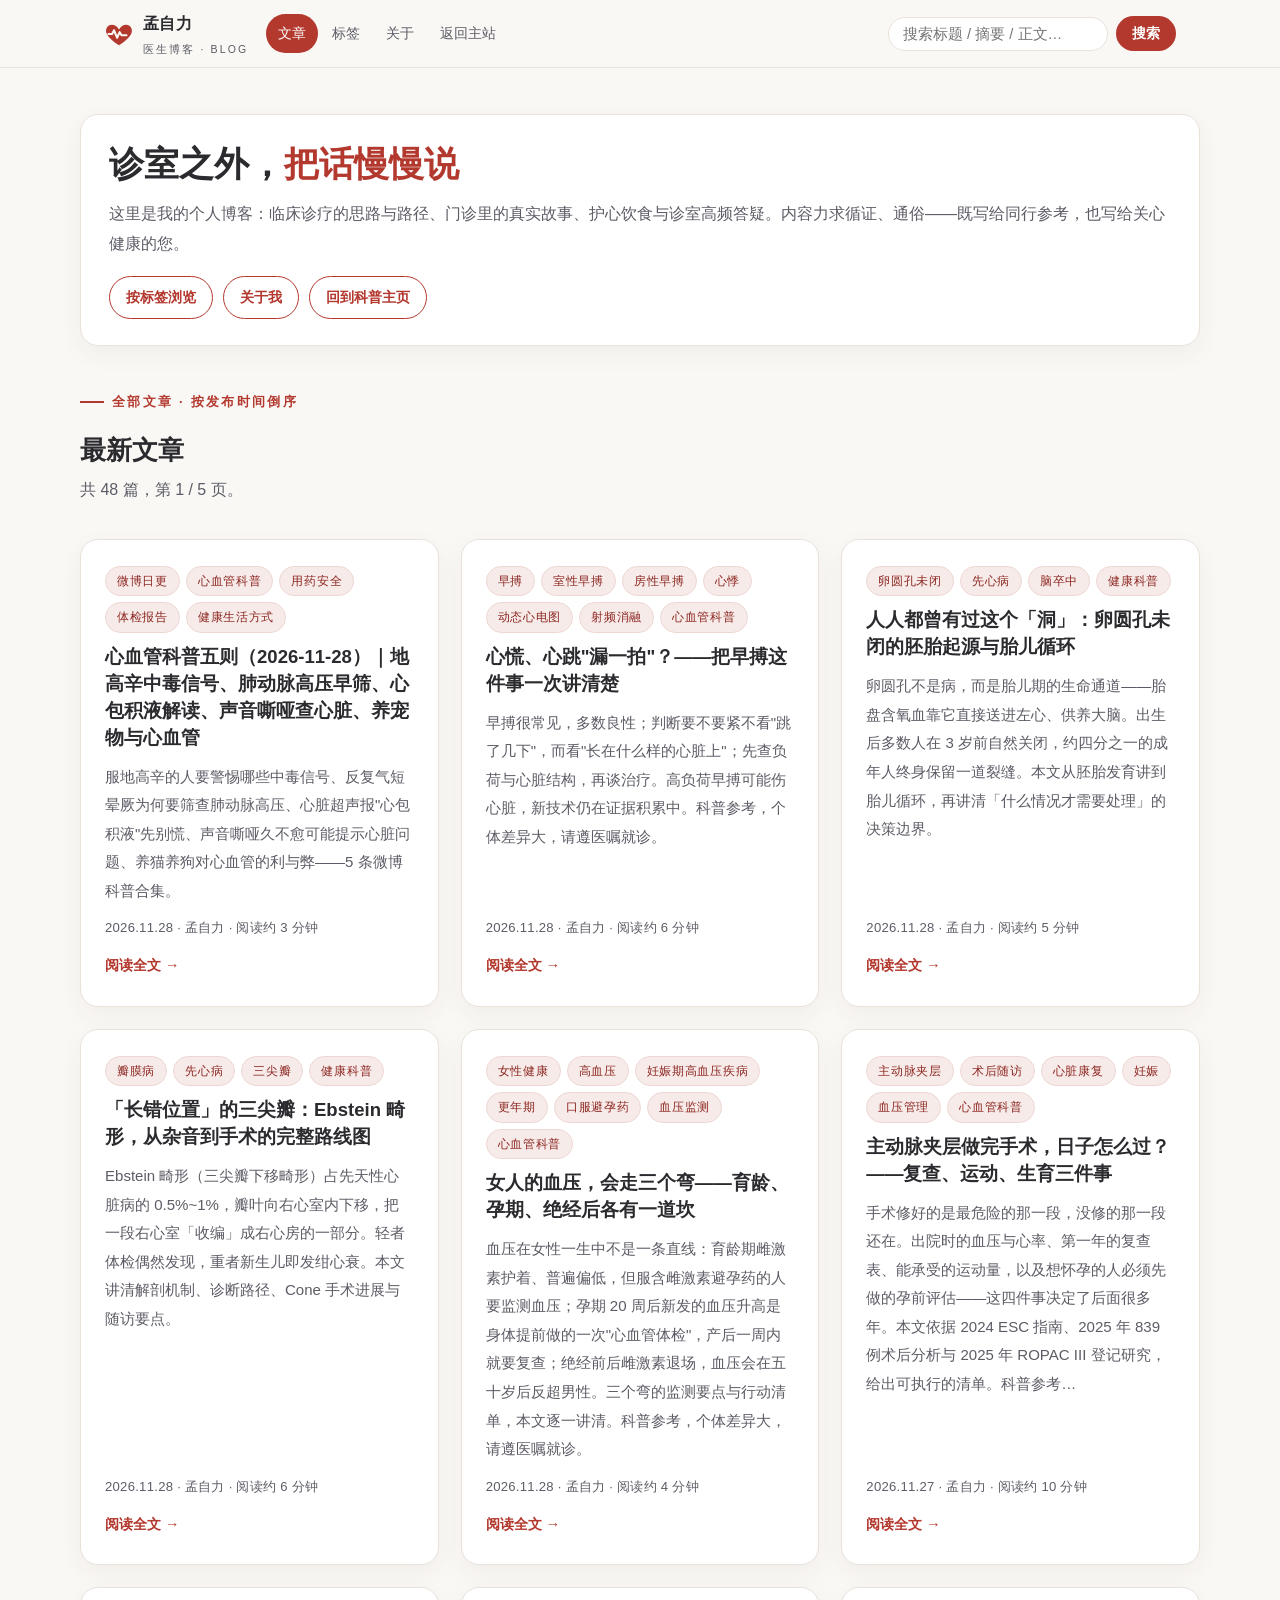
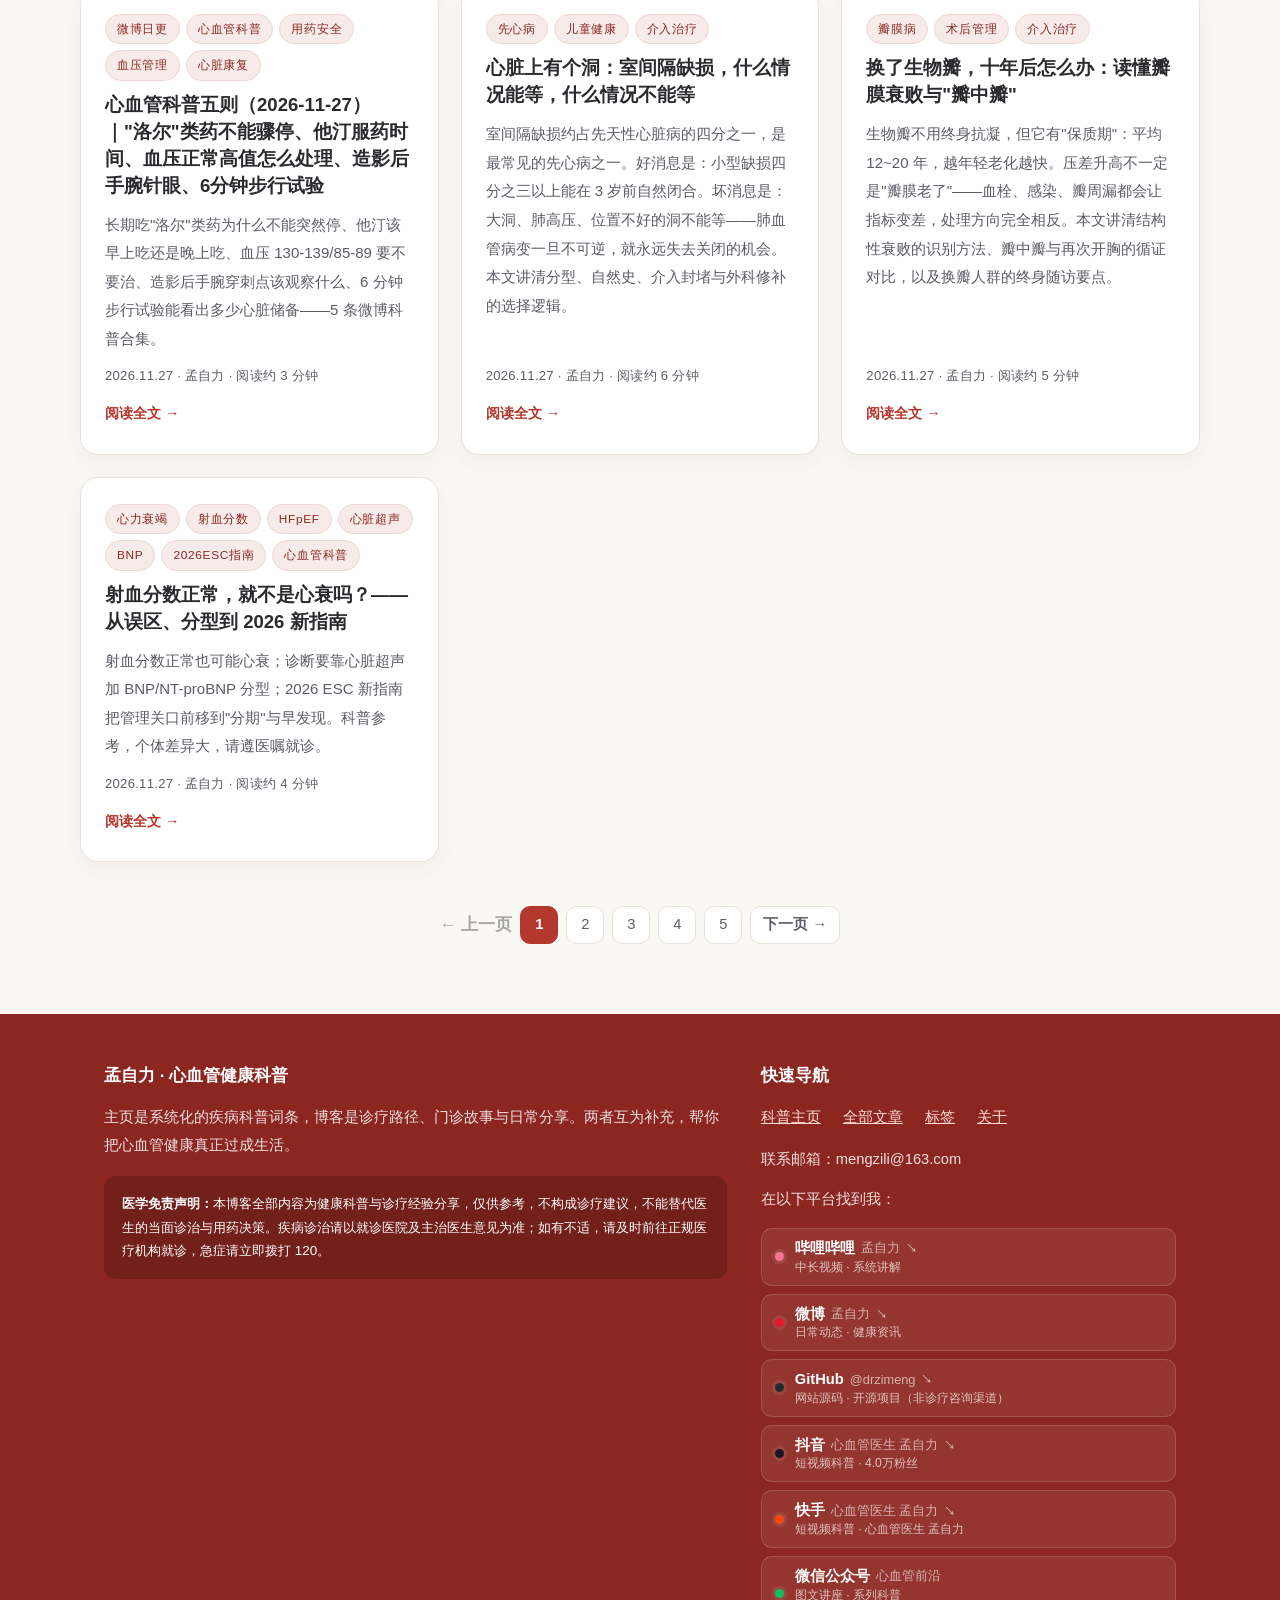
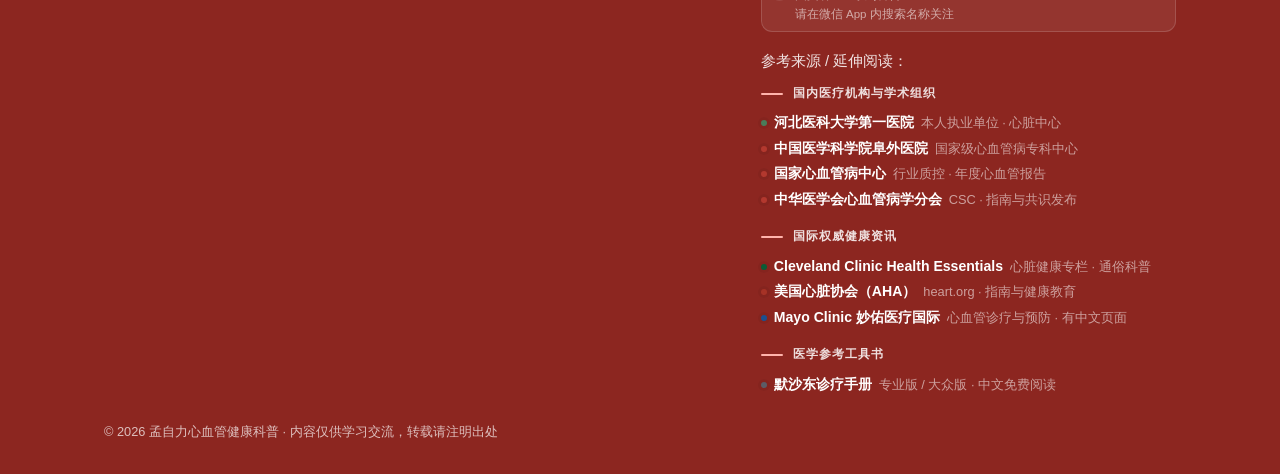
<file: blog/index.html>
<!DOCTYPE html>
<html lang="zh-CN">
<head>
<meta charset="UTF-8">
<meta name="viewport" content="width=device-width, initial-scale=1.0">
<title>孟自力 · 医生博客 | 诊疗路径 · 门诊故事 · 护心日常</title>
<meta name="description" content="心血管病专家孟自力的个人博客：诊疗路径与思路、门诊真实病例、护心饮食与诊室答疑，面向医生与患者的专业科普。">
<link rel="stylesheet" href="css/blog.css">
</head>
<body>

<header class="topbar">
  <div class="wrap">
    <a href="#/" class="brand">
      <svg width="30" height="30" viewBox="0 0 24 24" fill="none" aria-hidden="true"><path d="M12 21s-7.5-4.6-9.8-9.2C.6 8.3 2.6 4.5 6.4 4.5c2.2 0 3.8 1.2 4.6 2.4l1 1.4 1-1.4c.8-1.2 2.4-2.4 4.6-2.4 3.8 0 5.8 3.8 4.2 7.3C19.5 16.4 12 21 12 21z" fill="#b3382e"/><path d="M3.5 12h3l1.5-3 2.5 6 2-4.5 1.5 2.5h4" stroke="#faf8f5" stroke-width="1.6" stroke-linecap="round" stroke-linejoin="round" fill="none"/></svg>
      <span>孟自力<small>医生博客 · BLOG</small></span>
    </a>
    <nav class="mainnav" aria-label="主导航">
      <a href="#/" data-route="list">文章</a>
      <a href="#/tags" data-route="tags">标签</a>
      <a href="#/about" data-route="about">关于</a>
      <a href="../index.html">返回主站</a>
    </nav>
    <div class="searchbox" role="search">
      <input id="q" type="search" placeholder="搜索标题 / 摘要 / 正文…" aria-label="搜索文章">
      <button id="q-btn" type="button">搜索</button>
    </div>
  </div>
</header>

<main id="app" class="wrap"></main>

<footer>
  <div class="wrap">
    <div>
      <h4>孟自力 · 心血管健康科普</h4>
      <p>主页是系统化的疾病科普词条，博客是诊疗路径、门诊故事与日常分享。两者互为补充，帮你把心血管健康真正过成生活。</p>
      <div class="disc"><strong>医学免责声明：</strong>本博客全部内容为健康科普与诊疗经验分享，仅供参考，不构成诊疗建议，不能替代医生的当面诊治与用药决策。疾病诊治请以就诊医院及主治医生意见为准；如有不适，请及时前往正规医疗机构就诊，急症请立即拨打 120。</div>
    </div>
    <div>
      <h4>快速导航</h4>
      <p class="fnav">
        <a href="../index.html">科普主页</a>
        <a href="#/">全部文章</a>
        <a href="#/tags">标签</a>
        <a href="#/about">关于</a>
      </p>
      <p style="margin-top:14px">联系邮箱：mengzili@163.com</p>
      <p style="margin-top:12px;margin-bottom:2px">在以下平台找到我：</p>
      <div data-social-links></div>
      <p style="margin-top:16px;margin-bottom:2px">参考来源 / 延伸阅读：</p>
      <div data-reference-links="compact"></div>
    </div>
  </div>
  <div class="wrap"><div class="copy">© 2026 孟自力心血管健康科普 · 内容仅供学习交流，转载请注明出处</div></div>
</footer>

<script src="js/marked.min.js"></script>
<script src="posts.js"></script>
<script src="js/app.js"></script>
<script src="../assets/js/social-links.js"></script>
<script src="../assets/js/reference-links.js"></script>
</body>
</html>
</file>
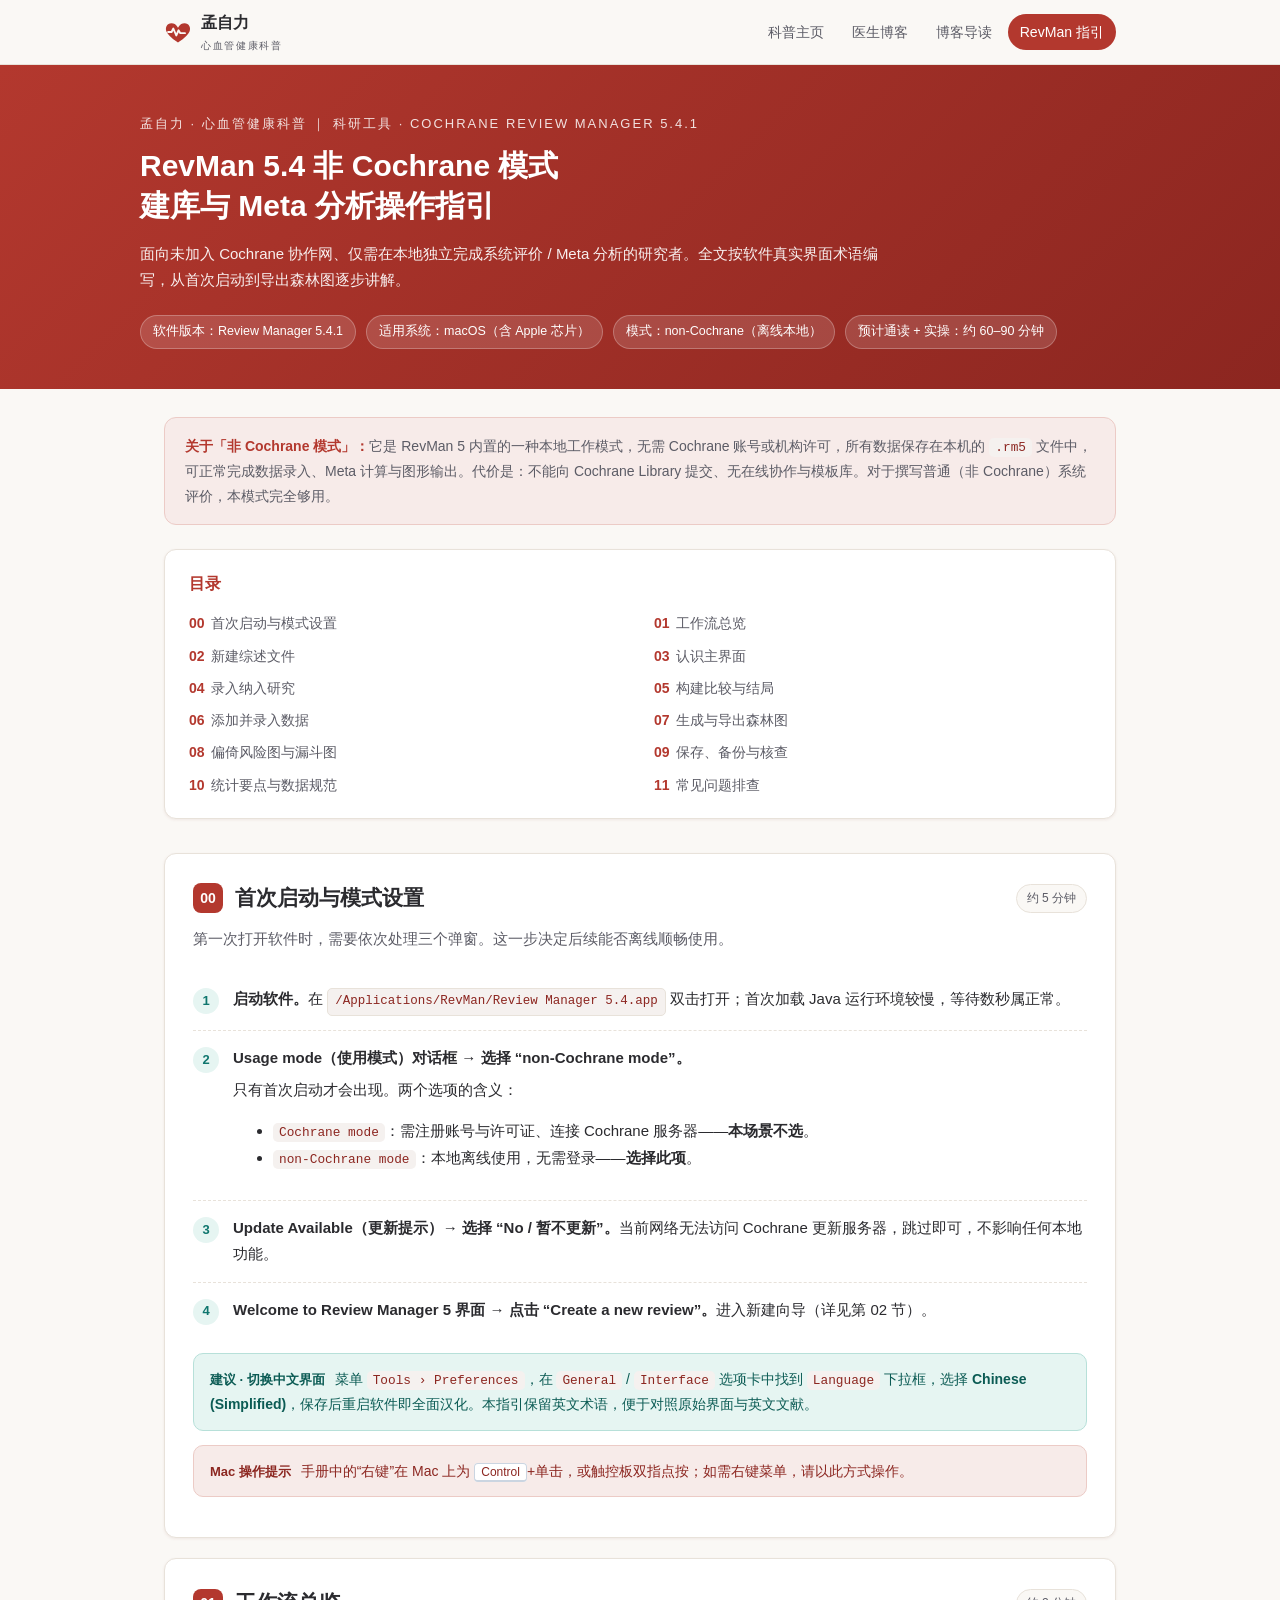
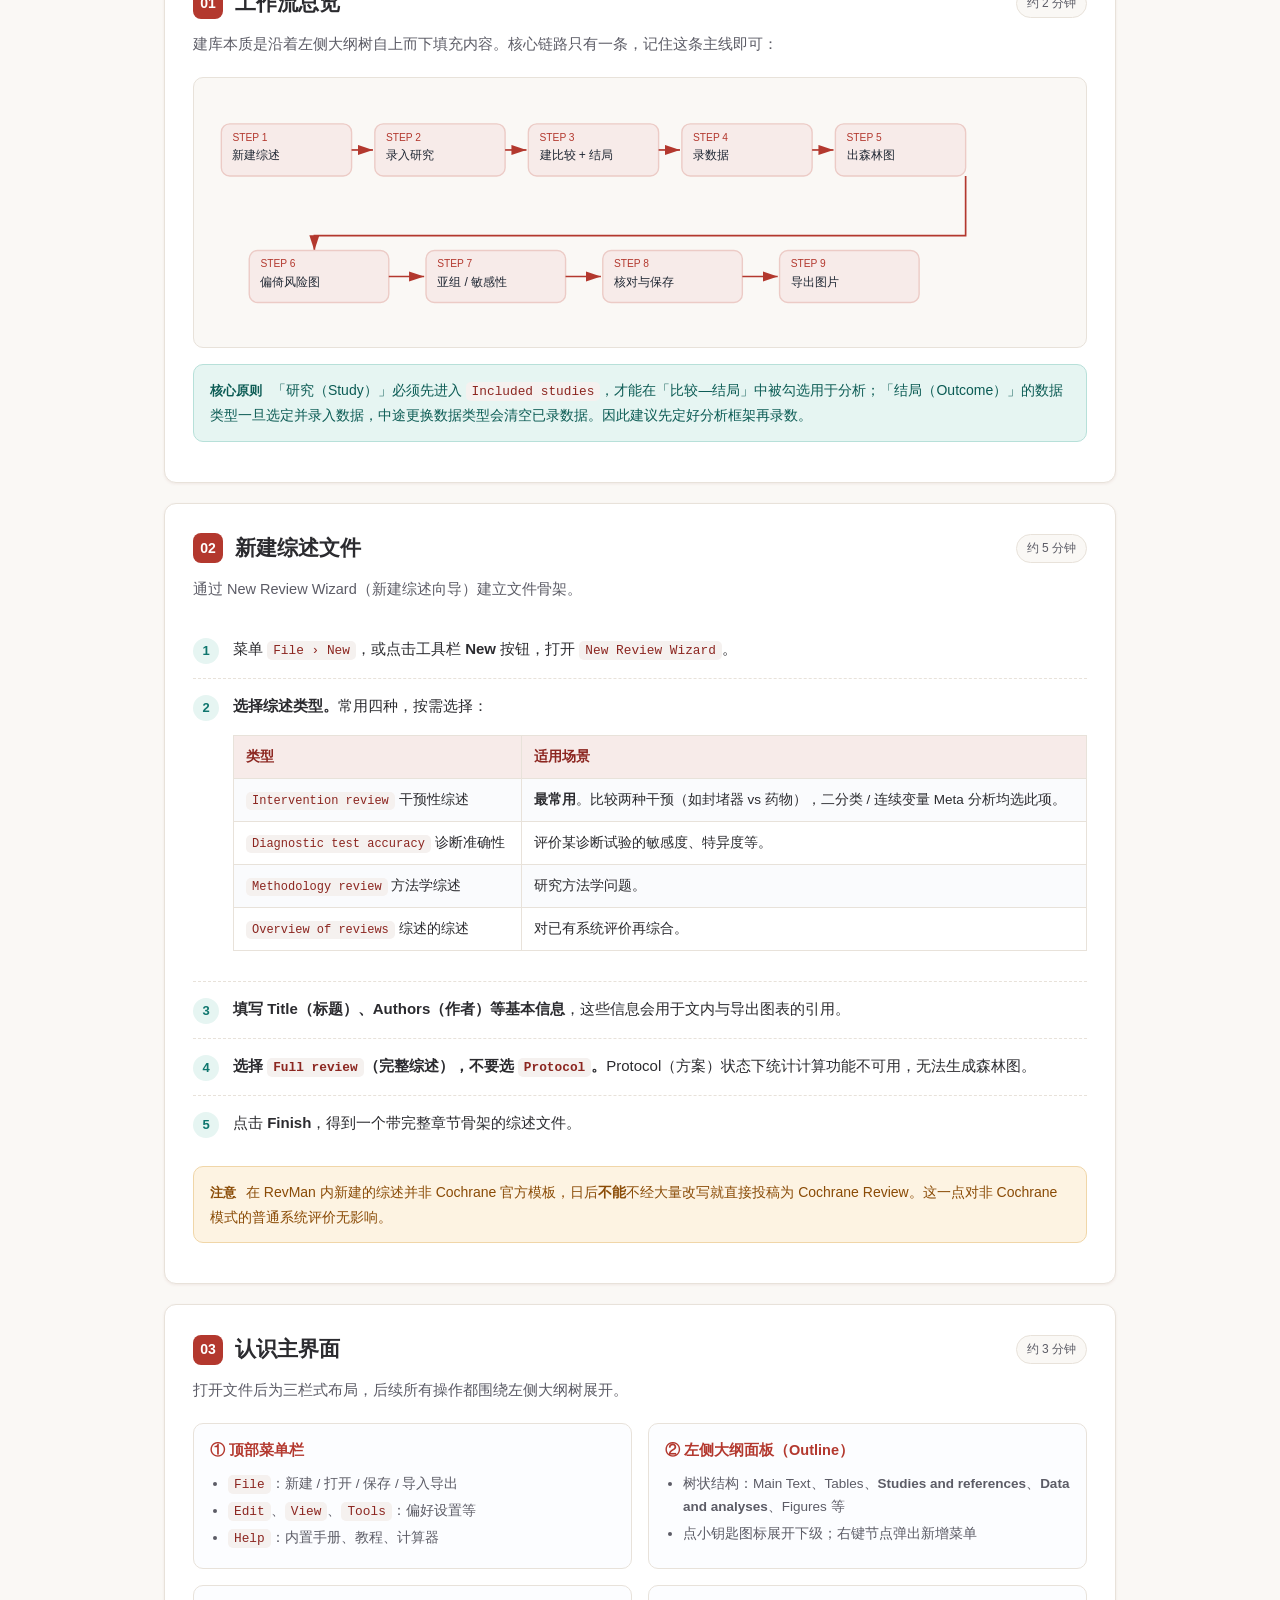
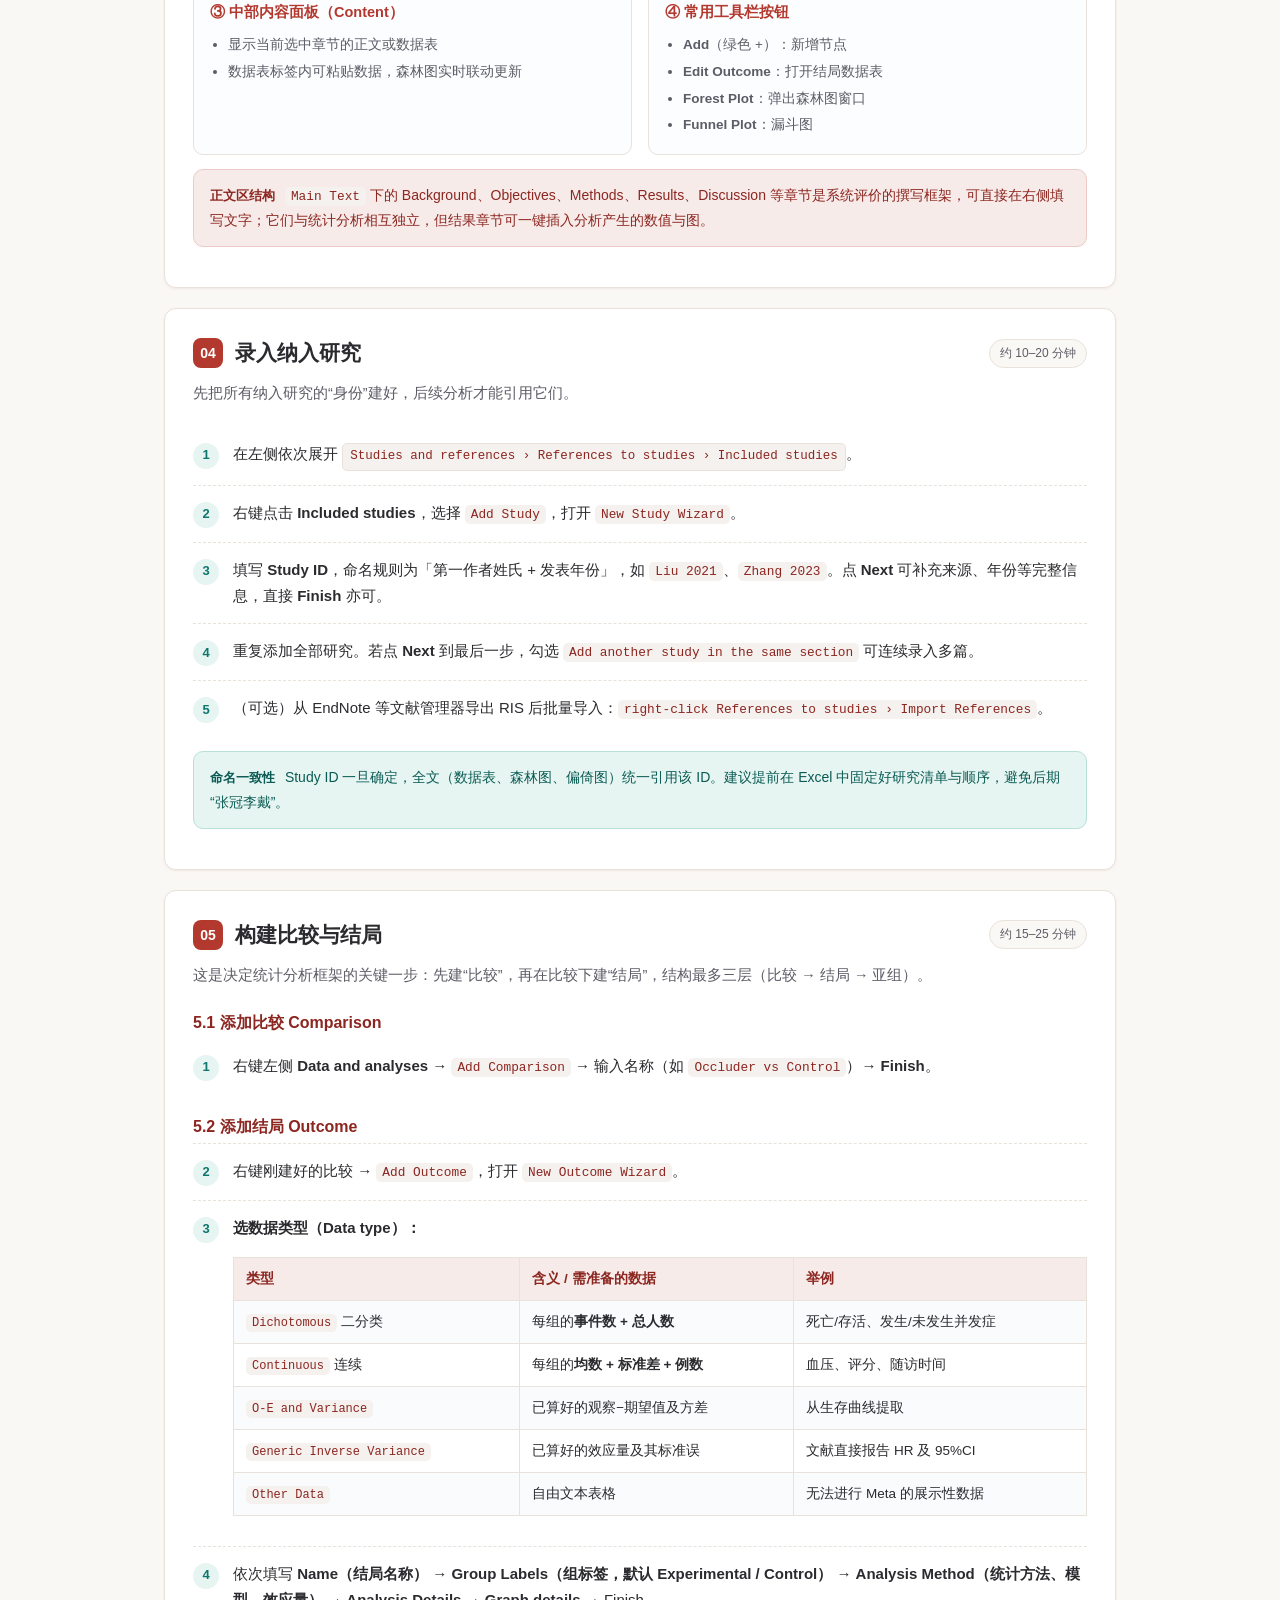
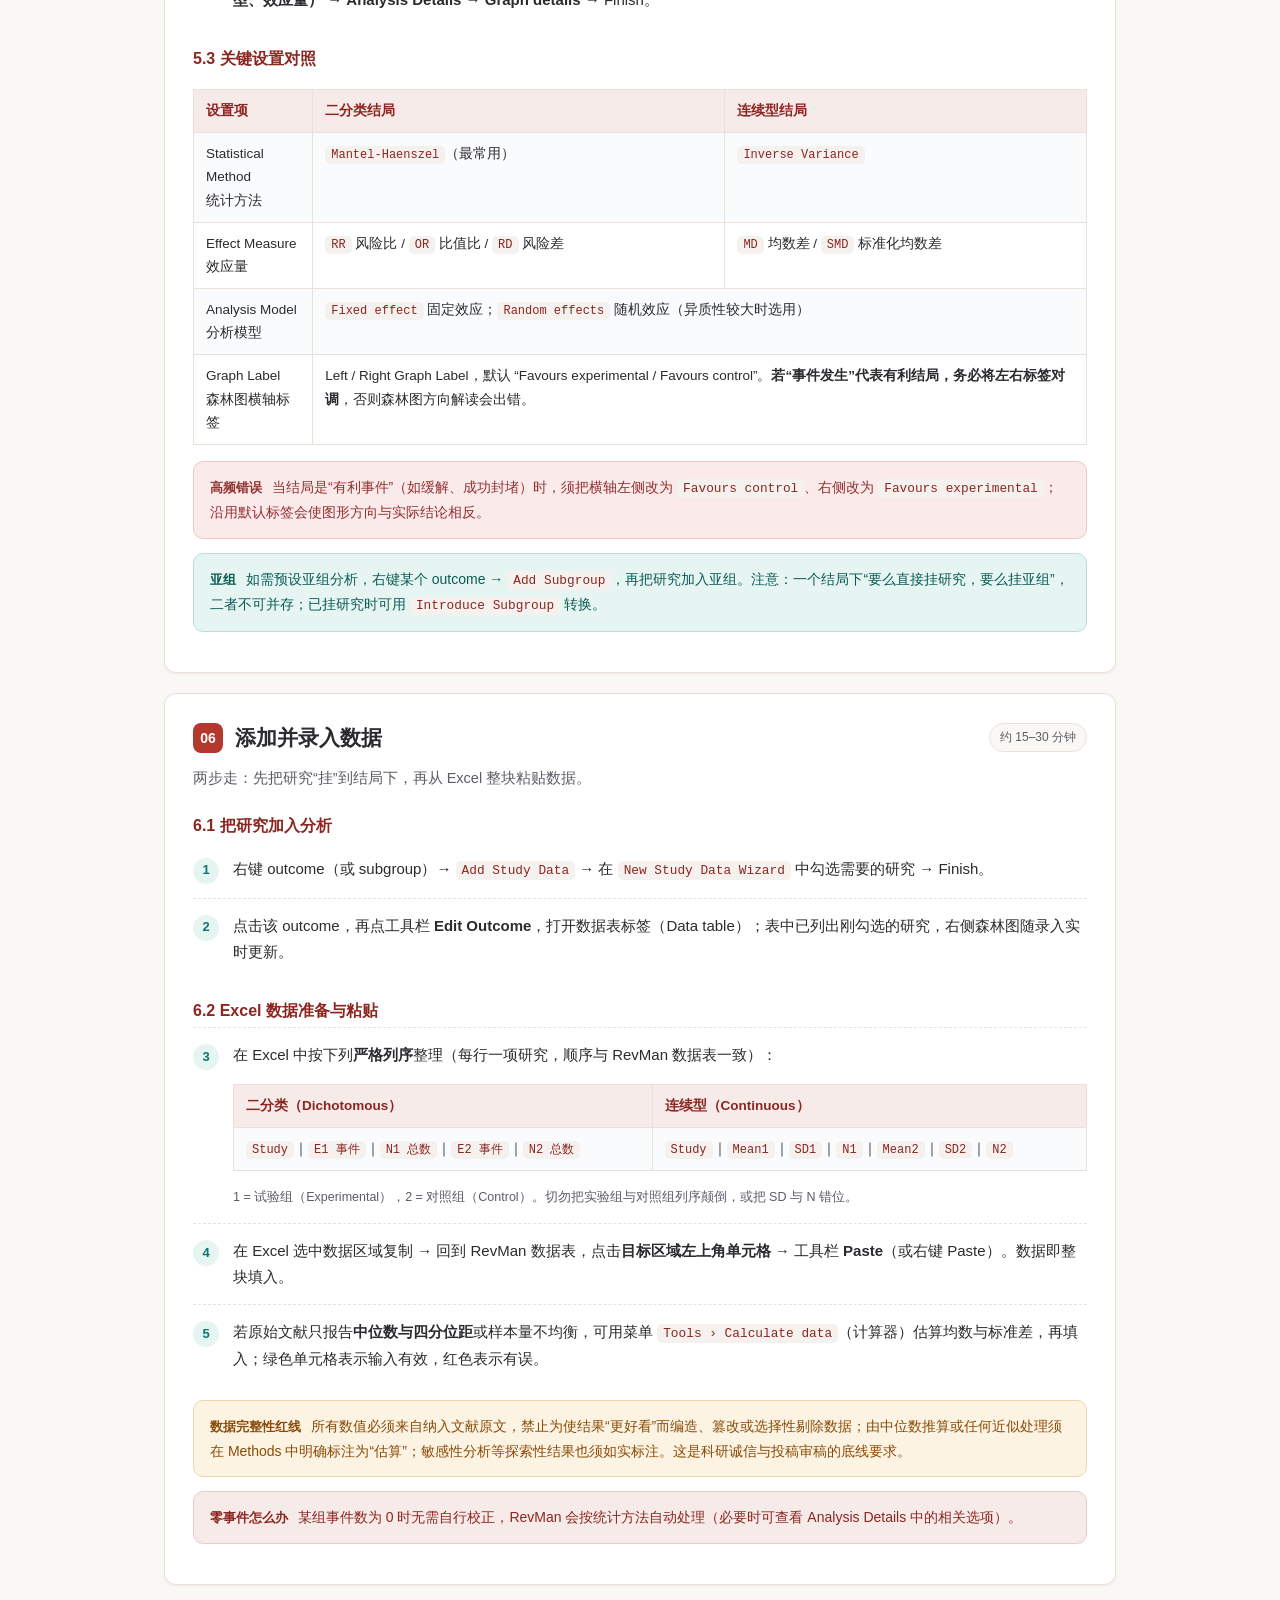
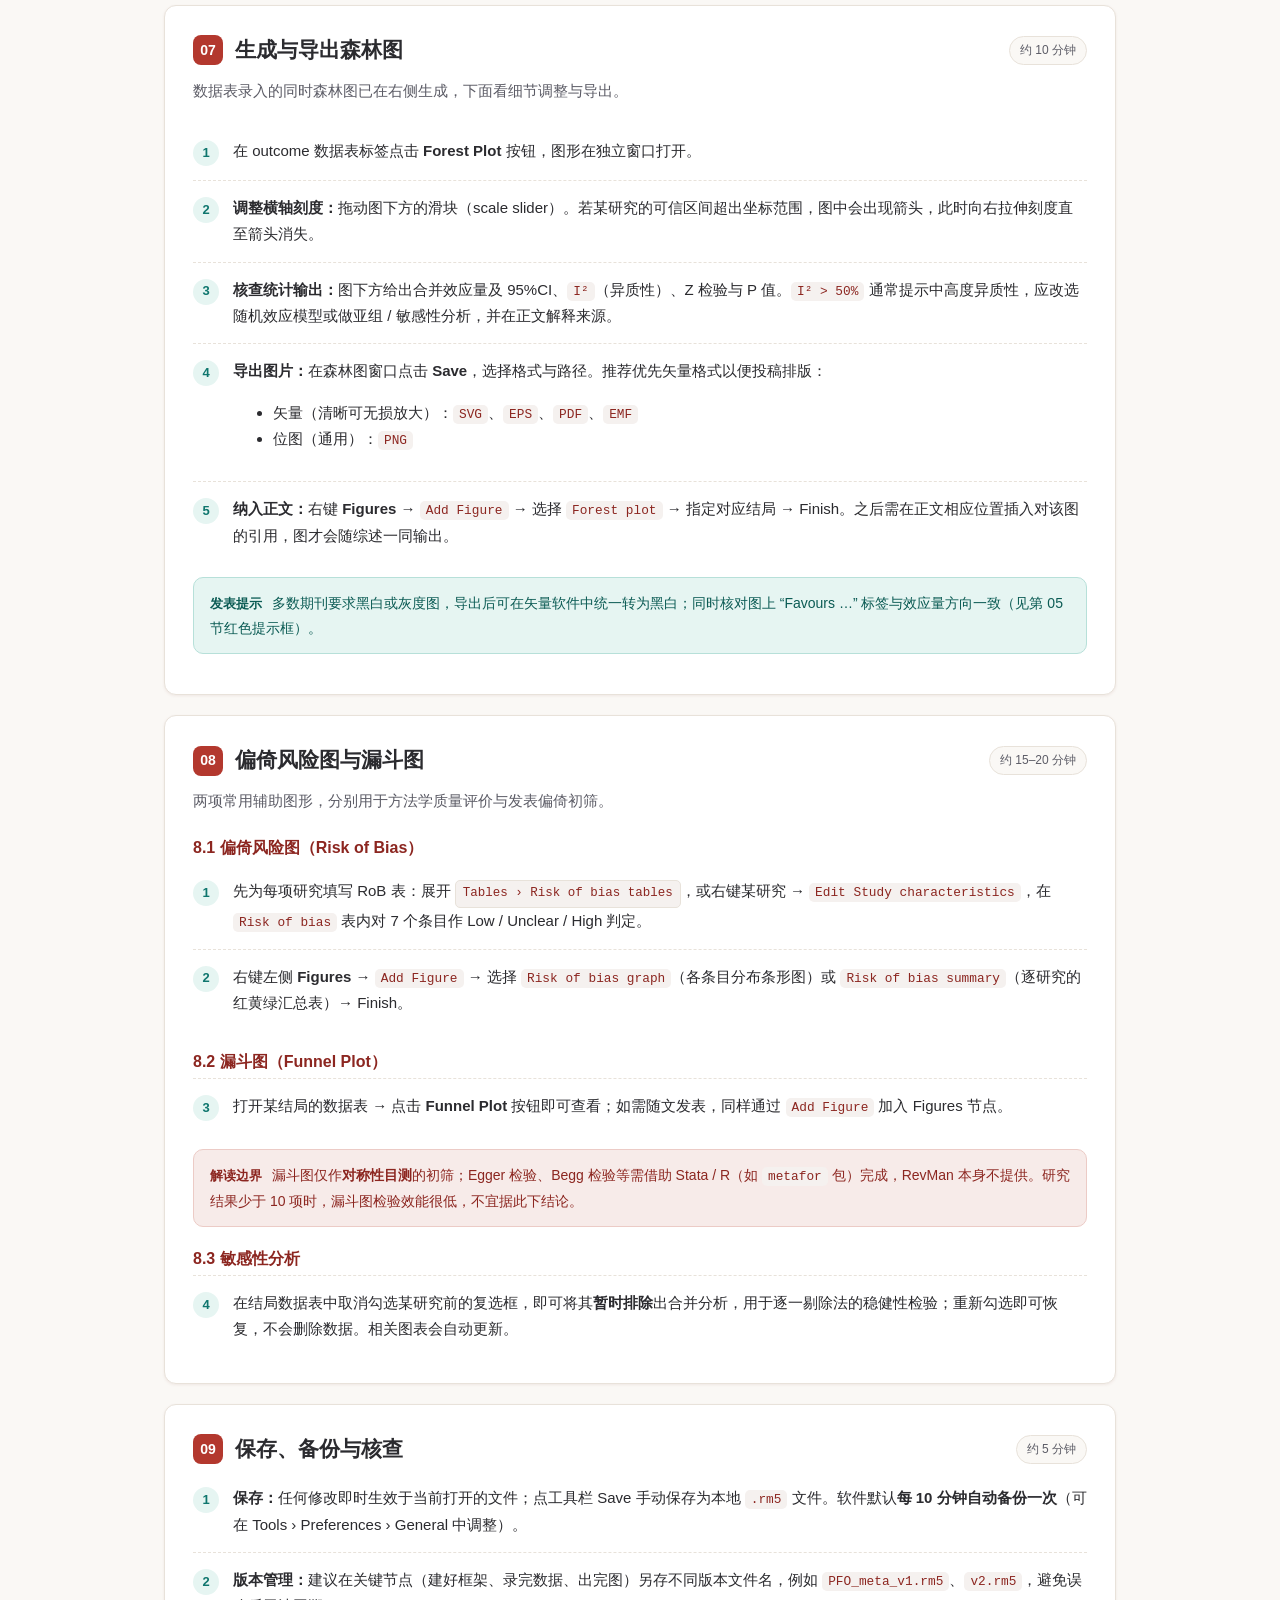
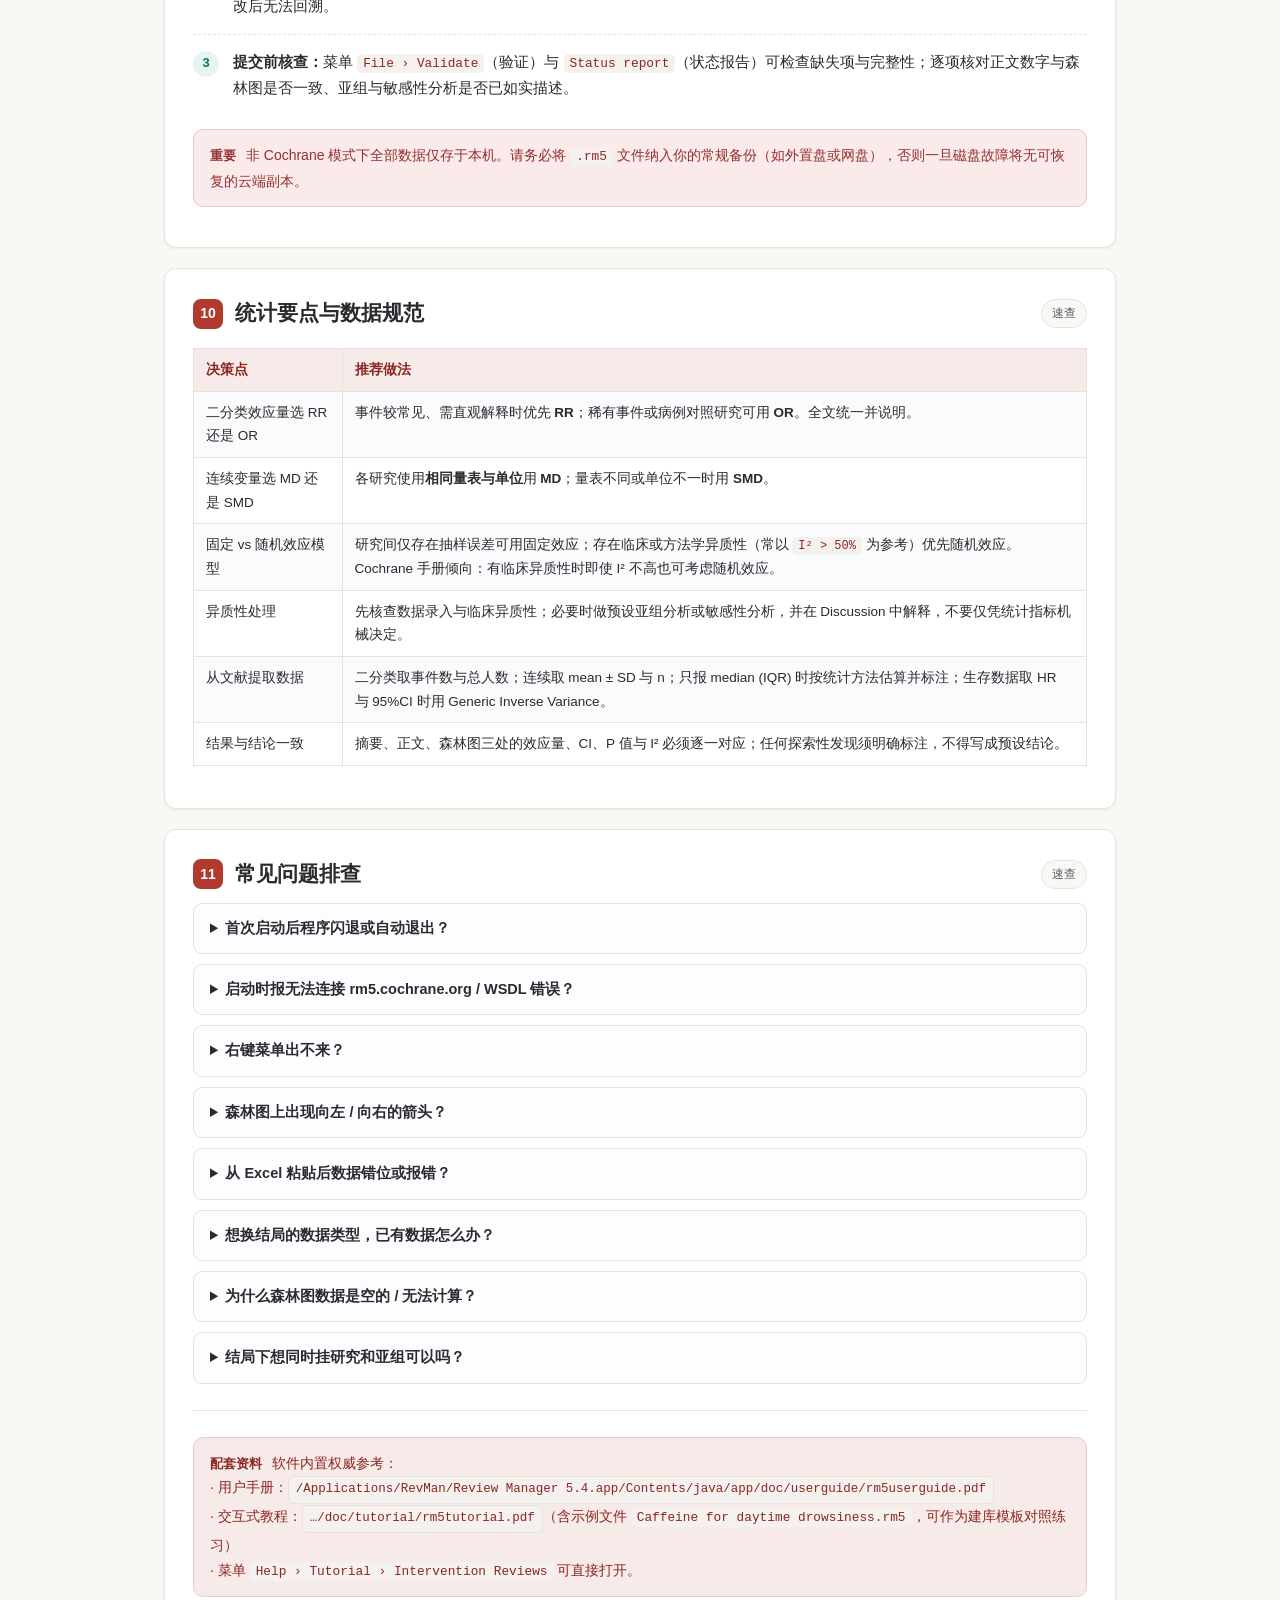
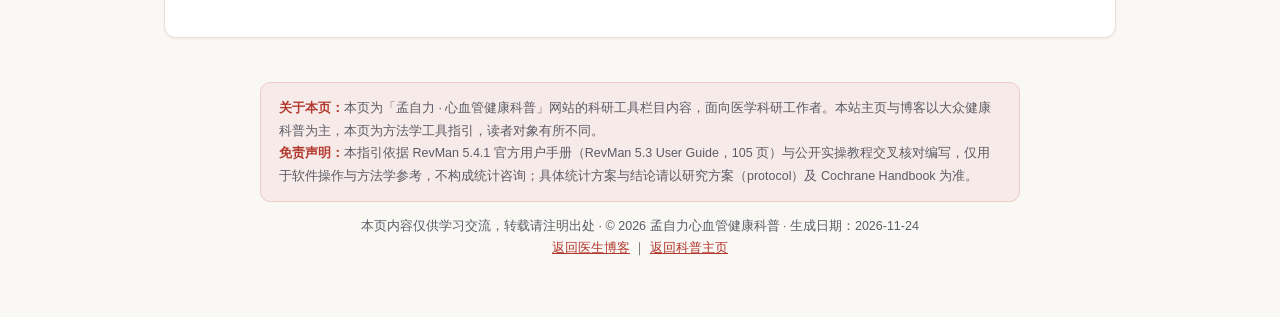
<file: blog/guides/revman-5.4.html>
<!DOCTYPE html>
<html lang="zh-CN">
<head>
<meta charset="UTF-8">
<meta name="viewport" content="width=device-width, initial-scale=1.0">
<title>RevMan 5.4 非 Cochrane 模式建库操作指引 | 孟自力 · 科研工具</title>
<meta name="description" content="RevMan 5.4 离线本地建库与 Meta 分析完整操作指引：从首次启动、录入研究、构建比较与结局，到数据录入、森林图导出与偏倚风险图，逐步图解。面向医学科研工作者。">
<style>
  :root{
    --ink:#2b2b2f; --ink-soft:#5c5c66; --line:#e8e2da; --bg:#faf8f5;
    --card:#ffffff; --brand:#b3382e; --brand-soft:#f7ebe9; --brand-line:#eccbc6;
    --teal:#0f766e; --teal-soft:#e6f5f2; --amber:#b45309; --amber-soft:#fdf3e2;
    --red:#b3382e; --red-soft:#fbeaea; --code-bg:#f5f1ef; --shadow:0 1px 3px rgba(120,40,30,.08);
  }
  *{box-sizing:border-box;}
  body{margin:0;background:var(--bg);color:var(--ink);
    font-family:-apple-system,BlinkMacSystemFont,"PingFang SC","Microsoft YaHei","Helvetica Neue",Arial,sans-serif;
    line-height:1.75;font-size:15px;}
  .wrap{max-width:1000px;margin:0 auto;padding:0 24px 80px;}

  /* site nav */
  .sitenav{position:sticky;top:0;z-index:200;background:rgba(250,248,245,.95);backdrop-filter:blur(12px);border-bottom:1px solid var(--line);}
  .sn-inner{max-width:1000px;margin:0 auto;padding:9px 24px;display:flex;align-items:center;gap:18px;flex-wrap:wrap;}
  .sn-brand{display:flex;align-items:center;gap:9px;font-weight:700;font-size:1rem;color:var(--ink);text-decoration:none;white-space:nowrap;}
  .sn-brand small{display:block;font-size:.64rem;color:var(--ink-soft);font-weight:500;letter-spacing:.16em;}
  .sn-links{display:flex;gap:4px;flex-wrap:wrap;margin-left:auto;}
  .sn-links a{font-size:.88rem;padding:6px 12px;border-radius:999px;color:var(--ink-soft);text-decoration:none;transition:all .25s;}
  .sn-links a:hover{color:var(--brand);background:var(--brand-soft);}
  .sn-links a.cur{color:#fff;background:var(--brand);}
  @media(max-width:720px){.sn-inner{padding:8px 16px;}.sn-links{margin-left:0;}}

  /* Header */
  header{background:linear-gradient(135deg,#b3382e,#8c2620);color:#fff;padding:48px 24px 40px;margin-bottom:0;}
  .hd-inner{max-width:1000px;margin:0 auto;}
  header .kicker{font-size:13px;letter-spacing:2px;opacity:.85;margin:0 0 10px;}
  header h1{margin:0;font-size:30px;line-height:1.35;font-weight:700;}
  header .sub{margin:14px 0 0;font-size:15px;opacity:.92;max-width:760px;}
  .meta-row{display:flex;flex-wrap:wrap;gap:10px;margin-top:22px;}
  .meta-row span{background:rgba(255,255,255,.14);border:1px solid rgba(255,255,255,.25);
    padding:5px 12px;border-radius:20px;font-size:12.5px;}

  /* Intro notice */
  .notice{background:var(--brand-soft);border:1px solid var(--brand-line);border-radius:12px;
    padding:16px 20px;margin:28px 0 8px;font-size:14px;color:var(--ink-soft);}
  .notice b{color:var(--brand);}

  /* TOC */
  nav.toc{background:var(--card);border:1px solid var(--line);border-radius:12px;
    padding:20px 24px;margin:24px 0 34px;box-shadow:var(--shadow);}
  nav.toc h2{margin:0 0 12px;font-size:16px;color:var(--brand);}
  nav.toc ol{margin:0;padding-left:0;list-style:none;display:grid;grid-template-columns:1fr 1fr;gap:6px 28px;}
  nav.toc a{color:var(--ink-soft);text-decoration:none;font-size:14px;}
  nav.toc a:hover{color:var(--brand);}
  nav.toc a .n{display:inline-block;width:22px;color:var(--brand);font-weight:600;}

  /* Sections */
  section{background:var(--card);border:1px solid var(--line);border-radius:12px;
    padding:26px 28px;margin:0 0 20px;box-shadow:var(--shadow);}
  section h2{margin:0 0 4px;font-size:21px;color:var(--ink);
    display:flex;align-items:center;gap:12px;}
  section h2 .badge{background:var(--brand);color:#fff;font-size:14px;width:30px;height:30px;
    border-radius:8px;display:inline-flex;align-items:center;justify-content:center;flex:none;font-weight:700;}
  section h2 .time{margin-left:auto;font-size:12px;color:var(--ink-soft);background:var(--bg);
    border:1px solid var(--line);padding:3px 10px;border-radius:20px;font-weight:400;white-space:nowrap;}
  .lead{color:var(--ink-soft);margin:10px 0 20px;font-size:14.5px;}

  /* Steps */
  .step{display:flex;gap:14px;padding:14px 0;border-top:1px dashed var(--line);}
  .step:first-of-type{border-top:none;}
  .step .num{flex:none;width:26px;height:26px;border-radius:50%;background:var(--teal-soft);
    color:var(--teal);font-weight:700;font-size:13px;display:flex;align-items:center;justify-content:center;margin-top:2px;}
  .step .body{flex:1;}
  .step .body p{margin:0 0 6px;}
  .step .body p:last-child{margin-bottom:0;}

  /* inline code & paths */
  code{background:var(--code-bg);color:#8c2620;padding:2px 6px;border-radius:5px;
    font-family:"SF Mono",Menlo,Consolas,monospace;font-size:12.8px;}
  .path{display:inline-block;background:var(--code-bg);border:1px solid var(--line);
    padding:2px 7px;border-radius:5px;font-family:"SF Mono",Menlo,monospace;font-size:12.5px;color:#8c2620;}
  kbd{background:#fff;border:1px solid #cbd5e1;border-bottom-width:2px;border-radius:4px;
    padding:1px 6px;font-size:12px;font-family:inherit;}

  /* callouts */
  .box{border-radius:10px;padding:13px 16px;margin:14px 0;font-size:14px;border:1px solid;}
  .box .t{font-weight:700;margin-right:6px;}
  .box.tip{background:var(--teal-soft);border-color:#b7e0d9;color:#0b5b54;}
  .box.warn{background:var(--amber-soft);border-color:#f0d6a8;color:#8a4b06;}
  .box.note{background:var(--brand-soft);border-color:var(--brand-line);color:#8c2620;}
  .box.danger{background:var(--red-soft);border-color:#eccaca;color:#933030;}
  .box ul{margin:8px 0 0;padding-left:20px;}
  .box li{margin:3px 0;}

  /* table */
  table{border-collapse:collapse;width:100%;margin:16px 0;font-size:13.5px;}
  th,td{border:1px solid var(--line);padding:9px 12px;text-align:left;vertical-align:top;}
  th{background:var(--brand-soft);color:#8c2620;font-weight:600;}
  tr:nth-child(even) td{background:#fafbfd;}
  td code{font-size:12px;}
  .caption{font-size:12.5px;color:var(--ink-soft);margin-top:-8px;margin-bottom:16px;}

  /* figure flow */
  .flow{background:var(--bg);border:1px solid var(--line);border-radius:10px;padding:18px;margin:16px 0;}
  .flow svg{display:block;width:100%;height:auto;}

  /* two col */
  .grid2{display:grid;grid-template-columns:1fr 1fr;gap:16px;margin:14px 0;}
  .card2{border:1px solid var(--line);border-radius:10px;padding:14px 16px;background:#fcfdff;}
  .card2 h4{margin:0 0 8px;font-size:14.5px;color:var(--brand);}
  .card2 ul{margin:0;padding-left:18px;font-size:13.5px;color:var(--ink-soft);}
  .card2 li{margin:3px 0;}

  /* FAQ */
  details{border:1px solid var(--line);border-radius:9px;margin:10px 0;background:#fcfdff;}
  details summary{cursor:pointer;padding:12px 16px;font-weight:600;color:var(--ink);font-size:14.5px;}
  details .ans{padding:0 16px 14px;color:var(--ink-soft);font-size:14px;border-top:1px solid var(--line);margin-top:0;}
  details .ans p{margin:10px 0 0;}

  hr{border:none;border-top:1px solid var(--line);margin:26px 0;}
  footer{text-align:center;color:var(--ink-soft);font-size:12.5px;padding:24px 12px 0;}

  @media(max-width:720px){
    nav.toc ol,.grid2{grid-template-columns:1fr;}
    section{padding:20px 18px;}
    header h1{font-size:24px;}
    section h2 .time{display:none;}
  }
  @media print{
    body{background:#fff;font-size:12px;}
    header{background:#b3382e !important;-webkit-print-color-adjust:exact;print-color-adjust:exact;}
    section,nav.toc{box-shadow:none;border-color:#ccc;page-break-inside:avoid;}
    .box,.card2,table th{-webkit-print-color-adjust:exact;print-color-adjust:exact;}
    nav.toc{display:none;}
    section h2{font-size:17px;}
  }
</style>
</head>
<body>
<nav class="sitenav" aria-label="站点导航">
  <div class="sn-inner">
    <a href="../index.html" class="sn-brand">
      <svg width="28" height="28" viewBox="0 0 24 24" fill="none" aria-hidden="true"><path d="M12 21s-7.5-4.6-9.8-9.2C.6 8.3 2.6 4.5 6.4 4.5c2.2 0 3.8 1.2 4.6 2.4l1 1.4 1-1.4c.8-1.2 2.4-2.4 4.6-2.4 3.8 0 5.8 3.8 4.2 7.3C19.5 16.4 12 21 12 21z" fill="#b3382e"/><path d="M3.5 12h3l1.5-3 2.5 6 2-4.5 1.5 2.5h4" stroke="#faf8f5" stroke-width="1.6" stroke-linecap="round" stroke-linejoin="round" fill="none"/></svg>
      <span>孟自力<small>心血管健康科普</small></span>
    </a>
    <div class="sn-links">
      <a href="../index.html">科普主页</a>
      <a href="../blog/">医生博客</a>
      <a href="../blog/#/post/revman-5.4-guide">博客导读</a>
      <a href="#" class="cur">RevMan 指引</a>
    </div>
  </div>
</nav>


<header>
  <div class="hd-inner">
    <p class="kicker">孟自力 · 心血管健康科普 ｜ 科研工具 · COCHRANE REVIEW MANAGER 5.4.1</p>
    <h1>RevMan 5.4 非 Cochrane 模式<br>建库与 Meta 分析操作指引</h1>
    <p class="sub">面向未加入 Cochrane 协作网、仅需在本地独立完成系统评价 / Meta 分析的研究者。全文按软件真实界面术语编写，从首次启动到导出森林图逐步讲解。</p>
    <div class="meta-row">
      <span>软件版本：Review Manager 5.4.1</span>
      <span>适用系统：macOS（含 Apple 芯片）</span>
      <span>模式：non-Cochrane（离线本地）</span>
      <span>预计通读 + 实操：约 60–90 分钟</span>
    </div>
  </div>
</header>

<div class="wrap">

  <div class="notice">
    <b>关于「非 Cochrane 模式」：</b>它是 RevMan 5 内置的一种本地工作模式，无需 Cochrane 账号或机构许可，所有数据保存在本机的 <code>.rm5</code> 文件中，可正常完成数据录入、Meta 计算与图形输出。代价是：不能向 Cochrane Library 提交、无在线协作与模板库。对于撰写普通（非 Cochrane）系统评价，本模式完全够用。
  </div>

  <nav class="toc">
    <h2>目录</h2>
    <ol>
      <li><a href="#s0"><span class="n">00</span>首次启动与模式设置</a></li>
      <li><a href="#s1"><span class="n">01</span>工作流总览</a></li>
      <li><a href="#s2"><span class="n">02</span>新建综述文件</a></li>
      <li><a href="#s3"><span class="n">03</span>认识主界面</a></li>
      <li><a href="#s4"><span class="n">04</span>录入纳入研究</a></li>
      <li><a href="#s5"><span class="n">05</span>构建比较与结局</a></li>
      <li><a href="#s6"><span class="n">06</span>添加并录入数据</a></li>
      <li><a href="#s7"><span class="n">07</span>生成与导出森林图</a></li>
      <li><a href="#s8"><span class="n">08</span>偏倚风险图与漏斗图</a></li>
      <li><a href="#s9"><span class="n">09</span>保存、备份与核查</a></li>
      <li><a href="#s10"><span class="n">10</span>统计要点与数据规范</a></li>
      <li><a href="#s11"><span class="n">11</span>常见问题排查</a></li>
    </ol>
  </nav>

  <!-- 00 -->
  <section id="s0">
    <h2><span class="badge">00</span>首次启动与模式设置<span class="time">约 5 分钟</span></h2>
    <p class="lead">第一次打开软件时，需要依次处理三个弹窗。这一步决定后续能否离线顺畅使用。</p>

    <div class="step"><div class="num">1</div><div class="body">
      <p><b>启动软件。</b>在 <span class="path">/Applications/RevMan/Review Manager 5.4.app</span> 双击打开；首次加载 Java 运行环境较慢，等待数秒属正常。</p>
    </div></div>
    <div class="step"><div class="num">2</div><div class="body">
      <p><b>Usage mode（使用模式）对话框 → 选择 “non-Cochrane mode”。</b></p>
      <p>只有首次启动才会出现。两个选项的含义：</p>
      <ul>
        <li><code>Cochrane mode</code>：需注册账号与许可证、连接 Cochrane 服务器——<b>本场景不选</b>。</li>
        <li><code>non-Cochrane mode</code>：本地离线使用，无需登录——<b>选择此项</b>。</li>
      </ul>
    </div></div>
    <div class="step"><div class="num">3</div><div class="body">
      <p><b>Update Available（更新提示）→ 选择 “No / 暂不更新”。</b>当前网络无法访问 Cochrane 更新服务器，跳过即可，不影响任何本地功能。</p>
    </div></div>
    <div class="step"><div class="num">4</div><div class="body">
      <p><b>Welcome to Review Manager 5 界面 → 点击 “Create a new review”。</b>进入新建向导（详见第 02 节）。</p>
    </div></div>

    <div class="box tip"><span class="t">建议 · 切换中文界面</span>
      菜单 <code>Tools › Preferences</code>，在 <code>General</code> / <code>Interface</code> 选项卡中找到 <code>Language</code> 下拉框，选择 <b>Chinese (Simplified)</b>，保存后重启软件即全面汉化。本指引保留英文术语，便于对照原始界面与英文文献。
    </div>
    <div class="box note"><span class="t">Mac 操作提示</span>
      手册中的“右键”在 Mac 上为 <kbd>Control</kbd>+单击，或触控板双指点按；如需右键菜单，请以此方式操作。
    </div>
  </section>

  <!-- 01 -->
  <section id="s1">
    <h2><span class="badge">01</span>工作流总览<span class="time">约 2 分钟</span></h2>
    <p class="lead">建库本质是沿着左侧大纲树自上而下填充内容。核心链路只有一条，记住这条主线即可：</p>
    <div class="flow">
      <svg viewBox="0 0 920 250" xmlns="http://www.w3.org/2000/svg" role="img" aria-label="RevMan 建库流程图">
        <defs>
          <marker id="ar" markerWidth="10" markerHeight="10" refX="9" refY="3" orient="auto">
            <path d="M0,0 L0,6 L9,3 z" fill="#b3382e"/>
          </marker>
          <style>
            .b{fill:#f7ebe9;stroke:#eccbc6;stroke-width:1.5;}
            .t{font-family:-apple-system,"PingFang SC",sans-serif;font-size:13px;fill:#1f2733;}
            .tn{font-family:-apple-system,sans-serif;font-size:11px;fill:#b3382e;}
            .l{stroke:#b3382e;stroke-width:1.8;marker-end:url(#ar);}
          </style>
        </defs>
        <!-- row 1 -->
        <g>
          <rect class="b" x="10"  y="30" width="140" height="56" rx="9"/>
          <rect class="b" x="175" y="30" width="140" height="56" rx="9"/>
          <rect class="b" x="340" y="30" width="140" height="56" rx="9"/>
          <rect class="b" x="505" y="30" width="140" height="56" rx="9"/>
          <rect class="b" x="670" y="30" width="140" height="56" rx="9"/>
          <text class="tn" x="22"  y="48">STEP 1</text><text class="t" x="22"  y="68">新建综述</text>
          <text class="tn" x="187" y="48">STEP 2</text><text class="t" x="187" y="68">录入研究</text>
          <text class="tn" x="352" y="48">STEP 3</text><text class="t" x="352" y="68">建比较 + 结局</text>
          <text class="tn" x="517" y="48">STEP 4</text><text class="t" x="517" y="68">录数据</text>
          <text class="tn" x="682" y="48">STEP 5</text><text class="t" x="682" y="68">出森林图</text>
          <line class="l" x1="150" y1="58" x2="173" y2="58"/>
          <line class="l" x1="315" y1="58" x2="338" y2="58"/>
          <line class="l" x1="480" y1="58" x2="503" y2="58"/>
          <line class="l" x1="645" y1="58" x2="668" y2="58"/>
        </g>
        <!-- row 2 (down and back) -->
        <path class="l" d="M810,86 L810,150 L110,150 L110,166" fill="none"/>
        <g>
          <rect class="b" x="40"  y="166" width="150" height="56" rx="9"/>
          <rect class="b" x="230" y="166" width="150" height="56" rx="9"/>
          <rect class="b" x="420" y="166" width="150" height="56" rx="9"/>
          <rect class="b" x="610" y="166" width="150" height="56" rx="9"/>
          <text class="tn" x="52"  y="184">STEP 6</text><text class="t" x="52"  y="204">偏倚风险图</text>
          <text class="tn" x="242" y="184">STEP 7</text><text class="t" x="242" y="204">亚组 / 敏感性</text>
          <text class="tn" x="432" y="184">STEP 8</text><text class="t" x="432" y="204">核对与保存</text>
          <text class="tn" x="622" y="184">STEP 9</text><text class="t" x="622" y="204">导出图片</text>
          <line class="l" x1="190" y1="194" x2="228" y2="194"/>
          <line class="l" x1="380" y1="194" x2="418" y2="194"/>
          <line class="l" x1="570" y1="194" x2="608" y2="194"/>
        </g>
      </svg>
    </div>
    <div class="box tip"><span class="t">核心原则</span>
      「研究（Study）」必须先进入 <code>Included studies</code>，才能在「比较—结局」中被勾选用于分析；「结局（Outcome）」的数据类型一旦选定并录入数据，中途更换数据类型会清空已录数据。因此建议先定好分析框架再录数。
    </div>
  </section>

  <!-- 02 -->
  <section id="s2">
    <h2><span class="badge">02</span>新建综述文件<span class="time">约 5 分钟</span></h2>
    <p class="lead">通过 New Review Wizard（新建综述向导）建立文件骨架。</p>
    <div class="step"><div class="num">1</div><div class="body">
      <p>菜单 <code>File › New</code>，或点击工具栏 <b>New</b> 按钮，打开 <code>New Review Wizard</code>。</p>
    </div></div>
    <div class="step"><div class="num">2</div><div class="body">
      <p><b>选择综述类型。</b>常用四种，按需选择：</p>
      <table>
        <tr><th>类型</th><th>适用场景</th></tr>
        <tr><td><code>Intervention review</code> 干预性综述</td><td><b>最常用</b>。比较两种干预（如封堵器 vs 药物），二分类 / 连续变量 Meta 分析均选此项。</td></tr>
        <tr><td><code>Diagnostic test accuracy</code> 诊断准确性</td><td>评价某诊断试验的敏感度、特异度等。</td></tr>
        <tr><td><code>Methodology review</code> 方法学综述</td><td>研究方法学问题。</td></tr>
        <tr><td><code>Overview of reviews</code> 综述的综述</td><td>对已有系统评价再综合。</td></tr>
      </table>
    </div></div>
    <div class="step"><div class="num">3</div><div class="body">
      <p><b>填写 Title（标题）、Authors（作者）等基本信息</b>，这些信息会用于文内与导出图表的引用。</p>
    </div></div>
    <div class="step"><div class="num">4</div><div class="body">
      <p><b>选择 <code>Full review</code>（完整综述），不要选 <code>Protocol</code>。</b>Proto­col（方案）状态下统计计算功能不可用，无法生成森林图。</p>
    </div></div>
    <div class="step"><div class="num">5</div><div class="body">
      <p>点击 <b>Finish</b>，得到一个带完整章节骨架的综述文件。</p>
    </div></div>
    <div class="box warn"><span class="t">注意</span>
      在 RevMan 内新建的综述并非 Cochrane 官方模板，日后<b>不能</b>不经大量改写就直接投稿为 Cochrane Review。这一点对非 Cochrane 模式的普通系统评价无影响。
    </div>
  </section>

  <!-- 03 -->
  <section id="s3">
    <h2><span class="badge">03</span>认识主界面<span class="time">约 3 分钟</span></h2>
    <p class="lead">打开文件后为三栏式布局，后续所有操作都围绕左侧大纲树展开。</p>
    <div class="grid2">
      <div class="card2"><h4>① 顶部菜单栏</h4>
        <ul><li><code>File</code>：新建 / 打开 / 保存 / 导入导出</li><li><code>Edit</code>、<code>View</code>、<code>Tools</code>：偏好设置等</li><li><code>Help</code>：内置手册、教程、计算器</li></ul>
      </div>
      <div class="card2"><h4>② 左侧大纲面板（Outline）</h4>
        <ul><li>树状结构：Main Text、Tables、<b>Studies and references</b>、<b>Data and analyses</b>、Figures 等</li><li>点小钥匙图标展开下级；右键节点弹出新增菜单</li></ul>
      </div>
      <div class="card2"><h4>③ 中部内容面板（Content）</h4>
        <ul><li>显示当前选中章节的正文或数据表</li><li>数据表标签内可粘贴数据，森林图实时联动更新</li></ul>
      </div>
      <div class="card2"><h4>④ 常用工具栏按钮</h4>
        <ul><li><b>Add</b>（绿色 +）：新增节点</li><li><b>Edit Outcome</b>：打开结局数据表</li><li><b>Forest Plot</b>：弹出森林图窗口</li><li><b>Funnel Plot</b>：漏斗图</li></ul>
      </div>
    </div>
    <div class="box note"><span class="t">正文区结构</span>
      <code>Main Text</code> 下的 Background、Objectives、Methods、Results、Discussion 等章节是系统评价的撰写框架，可直接在右侧填写文字；它们与统计分析相互独立，但结果章节可一键插入分析产生的数值与图。
    </div>
  </section>

  <!-- 04 -->
  <section id="s4">
    <h2><span class="badge">04</span>录入纳入研究<span class="time">约 10–20 分钟</span></h2>
    <p class="lead">先把所有纳入研究的“身份”建好，后续分析才能引用它们。</p>
    <div class="step"><div class="num">1</div><div class="body">
      <p>在左侧依次展开 <span class="path">Studies and references › References to studies › Included studies</span>。</p>
    </div></div>
    <div class="step"><div class="num">2</div><div class="body">
      <p>右键点击 <b>Included studies</b>，选择 <code>Add Study</code>，打开 <code>New Study Wizard</code>。</p>
    </div></div>
    <div class="step"><div class="num">3</div><div class="body">
      <p>填写 <b>Study ID</b>，命名规则为「第一作者姓氏 + 发表年份」，如 <code>Liu 2021</code>、<code>Zhang 2023</code>。点 <b>Next</b> 可补充来源、年份等完整信息，直接 <b>Finish</b> 亦可。</p>
    </div></div>
    <div class="step"><div class="num">4</div><div class="body">
      <p>重复添加全部研究。若点 <b>Next</b> 到最后一步，勾选 <code>Add another study in the same section</code> 可连续录入多篇。</p>
    </div></div>
    <div class="step"><div class="num">5</div><div class="body">
      <p>（可选）从 EndNote 等文献管理器导出 RIS 后批量导入：<code>right-click References to studies › Import References</code>。</p>
    </div></div>
    <div class="box tip"><span class="t">命名一致性</span>
      Study ID 一旦确定，全文（数据表、森林图、偏倚图）统一引用该 ID。建议提前在 Excel 中固定好研究清单与顺序，避免后期“张冠李戴”。
    </div>
  </section>

  <!-- 05 -->
  <section id="s5">
    <h2><span class="badge">05</span>构建比较与结局<span class="time">约 15–25 分钟</span></h2>
    <p class="lead">这是决定统计分析框架的关键一步：先建“比较”，再在比较下建“结局”，结构最多三层（比较 → 结局 → 亚组）。</p>

    <h3 style="font-size:16px;color:#8c2620;margin:18px 0 2px;">5.1 添加比较 Comparison</h3>
    <div class="step"><div class="num">1</div><div class="body">
      <p>右键左侧 <b>Data and analyses</b> → <code>Add Comparison</code> → 输入名称（如 <code>Occluder vs Control</code>）→ <b>Finish</b>。</p>
    </div></div>

    <h3 style="font-size:16px;color:#8c2620;margin:18px 0 2px;">5.2 添加结局 Outcome</h3>
    <div class="step"><div class="num">2</div><div class="body">
      <p>右键刚建好的比较 → <code>Add Outcome</code>，打开 <code>New Outcome Wizard</code>。</p>
    </div></div>
    <div class="step"><div class="num">3</div><div class="body">
      <p><b>选数据类型（Data type）：</b></p>
      <table>
        <tr><th>类型</th><th>含义 / 需准备的数据</th><th>举例</th></tr>
        <tr><td><code>Dichotomous</code> 二分类</td><td>每组的<b>事件数 + 总人数</b></td><td>死亡/存活、发生/未发生并发症</td></tr>
        <tr><td><code>Continuous</code> 连续</td><td>每组的<b>均数 + 标准差 + 例数</b></td><td>血压、评分、随访时间</td></tr>
        <tr><td><code>O-E and Variance</code></td><td>已算好的观察−期望值及方差</td><td>从生存曲线提取</td></tr>
        <tr><td><code>Generic Inverse Variance</code></td><td>已算好的效应量及其标准误</td><td>文献直接报告 HR 及 95%CI</td></tr>
        <tr><td><code>Other Data</code></td><td>自由文本表格</td><td>无法进行 Meta 的展示性数据</td></tr>
      </table>
    </div></div>
    <div class="step"><div class="num">4</div><div class="body">
      <p>依次填写 <b>Name（结局名称）</b> → <b>Group Labels（组标签，默认 Experimental / Control）</b> → <b>Analysis Method（统计方法、模型、效应量）</b> → <b>Analysis Details</b> → <b>Graph details</b> → Finish。</p>
    </div></div>

    <h3 style="font-size:16px;color:#8c2620;margin:18px 0 2px;">5.3 关键设置对照</h3>
    <table>
      <tr><th>设置项</th><th>二分类结局</th><th>连续型结局</th></tr>
      <tr><td>Statistical Method<br>统计方法</td><td><code>Mantel-Haenszel</code>（最常用）</td><td><code>Inverse Variance</code></td></tr>
      <tr><td>Effect Measure<br>效应量</td><td><code>RR</code> 风险比 / <code>OR</code> 比值比 / <code>RD</code> 风险差</td><td><code>MD</code> 均数差 / <code>SMD</code> 标准化均数差</td></tr>
      <tr><td>Analysis Model<br>分析模型</td><td colspan="2"><code>Fixed effect</code> 固定效应；<code>Random effects</code> 随机效应（异质性较大时选用）</td></tr>
      <tr><td>Graph Label<br>森林图横轴标签</td><td colspan="2">Left / Right Graph Label，默认 “Favours experimental / Favours control”。<b>若“事件发生”代表有利结局，务必将左右标签对调</b>，否则森林图方向解读会出错。</td></tr>
    </table>
    <div class="box danger"><span class="t">高频错误</span>
      当结局是“有利事件”（如缓解、成功封堵）时，须把横轴左侧改为 <code>Favours control</code>、右侧改为 <code>Favours experimental</code>；沿用默认标签会使图形方向与实际结论相反。
    </div>
    <div class="box tip"><span class="t">亚组</span>
      如需预设亚组分析，右键某个 outcome → <code>Add Subgroup</code>，再把研究加入亚组。注意：一个结局下“要么直接挂研究，要么挂亚组”，二者不可并存；已挂研究时可用 <code>Introduce Subgroup</code> 转换。
    </div>
  </section>

  <!-- 06 -->
  <section id="s6">
    <h2><span class="badge">06</span>添加并录入数据<span class="time">约 15–30 分钟</span></h2>
    <p class="lead">两步走：先把研究“挂”到结局下，再从 Excel 整块粘贴数据。</p>

    <h3 style="font-size:16px;color:#8c2620;margin:18px 0 2px;">6.1 把研究加入分析</h3>
    <div class="step"><div class="num">1</div><div class="body">
      <p>右键 outcome（或 subgroup）→ <code>Add Study Data</code> → 在 <code>New Study Data Wizard</code> 中勾选需要的研究 → Finish。</p>
    </div></div>
    <div class="step"><div class="num">2</div><div class="body">
      <p>点击该 outcome，再点工具栏 <b>Edit Outcome</b>，打开数据表标签（Data table）；表中已列出刚勾选的研究，右侧森林图随录入实时更新。</p>
    </div></div>

    <h3 style="font-size:16px;color:#8c2620;margin:18px 0 2px;">6.2 Excel 数据准备与粘贴</h3>
    <div class="step"><div class="num">3</div><div class="body">
      <p>在 Excel 中按下列<b>严格列序</b>整理（每行一项研究，顺序与 RevMan 数据表一致）：</p>
      <table>
        <tr><th>二分类（Dichotomous）</th><th>连续型（Continuous）</th></tr>
        <td>
          <code>Study</code>｜<code>E1 事件</code>｜<code>N1 总数</code>｜<code>E2 事件</code>｜<code>N2 总数</code>
        </td>
        <td>
          <code>Study</code>｜<code>Mean1</code>｜<code>SD1</code>｜<code>N1</code>｜<code>Mean2</code>｜<code>SD2</code>｜<code>N2</code>
        </td>
      </table>
      <p class="caption">1 = 试验组（Experimental），2 = 对照组（Control）。切勿把实验组与对照组列序颠倒，或把 SD 与 N 错位。</p>
    </div></div>
    <div class="step"><div class="num">4</div><div class="body">
      <p>在 Excel 选中数据区域复制 → 回到 RevMan 数据表，点击<b>目标区域左上角单元格</b> → 工具栏 <b>Paste</b>（或右键 Paste）。数据即整块填入。</p>
    </div></div>
    <div class="step"><div class="num">5</div><div class="body">
      <p>若原始文献只报告<b>中位数与四分位距</b>或样本量不均衡，可用菜单 <code>Tools › Calculate data</code>（计算器）估算均数与标准差，再填入；绿色单元格表示输入有效，红色表示有误。</p>
    </div></div>
    <div class="box warn"><span class="t">数据完整性红线</span>
      所有数值必须来自纳入文献原文，禁止为使结果“更好看”而编造、篡改或选择性剔除数据；由中位数推算或任何近似处理须在 Methods 中明确标注为“估算”；敏感性分析等探索性结果也须如实标注。这是科研诚信与投稿审稿的底线要求。
    </div>
    <div class="box note"><span class="t">零事件怎么办</span>
      某组事件数为 0 时无需自行校正，RevMan 会按统计方法自动处理（必要时可查看 Analysis Details 中的相关选项）。
    </div>
  </section>

  <!-- 07 -->
  <section id="s7">
    <h2><span class="badge">07</span>生成与导出森林图<span class="time">约 10 分钟</span></h2>
    <p class="lead">数据表录入的同时森林图已在右侧生成，下面看细节调整与导出。</p>
    <div class="step"><div class="num">1</div><div class="body">
      <p>在 outcome 数据表标签点击 <b>Forest Plot</b> 按钮，图形在独立窗口打开。</p>
    </div></div>
    <div class="step"><div class="num">2</div><div class="body">
      <p><b>调整横轴刻度：</b>拖动图下方的滑块（scale slider）。若某研究的可信区间超出坐标范围，图中会出现箭头，此时向右拉伸刻度直至箭头消失。</p>
    </div></div>
    <div class="step"><div class="num">3</div><div class="body">
      <p><b>核查统计输出：</b>图下方给出合并效应量及 95%CI、<code>I²</code>（异质性）、Z 检验与 P 值。<code>I² &gt; 50%</code> 通常提示中高度异质性，应改选随机效应模型或做亚组 / 敏感性分析，并在正文解释来源。</p>
    </div></div>
    <div class="step"><div class="num">4</div><div class="body">
      <p><b>导出图片：</b>在森林图窗口点击 <b>Save</b>，选择格式与路径。推荐优先矢量格式以便投稿排版：</p>
      <ul>
        <li>矢量（清晰可无损放大）：<code>SVG</code>、<code>EPS</code>、<code>PDF</code>、<code>EMF</code></li>
        <li>位图（通用）：<code>PNG</code></li>
      </ul>
    </div></div>
    <div class="step"><div class="num">5</div><div class="body">
      <p><b>纳入正文：</b>右键 <b>Figures</b> → <code>Add Figure</code> → 选择 <code>Forest plot</code> → 指定对应结局 → Finish。之后需在正文相应位置插入对该图的引用，图才会随综述一同输出。</p>
    </div></div>
    <div class="box tip"><span class="t">发表提示</span>
      多数期刊要求黑白或灰度图，导出后可在矢量软件中统一转为黑白；同时核对图上 “Favours …” 标签与效应量方向一致（见第 05 节红色提示框）。
    </div>
  </section>

  <!-- 08 -->
  <section id="s8">
    <h2><span class="badge">08</span>偏倚风险图与漏斗图<span class="time">约 15–20 分钟</span></h2>
    <p class="lead">两项常用辅助图形，分别用于方法学质量评价与发表偏倚初筛。</p>

    <h3 style="font-size:16px;color:#8c2620;margin:18px 0 2px;">8.1 偏倚风险图（Risk of Bias）</h3>
    <div class="step"><div class="num">1</div><div class="body">
      <p>先为每项研究填写 RoB 表：展开 <span class="path">Tables › Risk of bias tables</span>，或右键某研究 → <code>Edit Study characteristics</code>，在 <code>Risk of bias</code> 表内对 7 个条目作 Low / Unclear / High 判定。</p>
    </div></div>
    <div class="step"><div class="num">2</div><div class="body">
      <p>右键左侧 <b>Figures</b> → <code>Add Figure</code> → 选择 <code>Risk of bias graph</code>（各条目分布条形图）或 <code>Risk of bias summary</code>（逐研究的红黄绿汇总表）→ Finish。</p>
    </div></div>

    <h3 style="font-size:16px;color:#8c2620;margin:18px 0 2px;">8.2 漏斗图（Funnel Plot）</h3>
    <div class="step"><div class="num">3</div><div class="body">
      <p>打开某结局的数据表 → 点击 <b>Funnel Plot</b> 按钮即可查看；如需随文发表，同样通过 <code>Add Figure</code> 加入 Figures 节点。</p>
    </div></div>
    <div class="box note"><span class="t">解读边界</span>
      漏斗图仅作<b>对称性目测</b>的初筛；Egger 检验、Begg 检验等需借助 Stata / R（如 <code>metafor</code> 包）完成，RevMan 本身不提供。研究结果少于 10 项时，漏斗图检验效能很低，不宜据此下结论。
    </div>

    <h3 style="font-size:16px;color:#8c2620;margin:18px 0 2px;">8.3 敏感性分析</h3>
    <div class="step"><div class="num">4</div><div class="body">
      <p>在结局数据表中取消勾选某研究前的复选框，即可将其<b>暂时排除</b>出合并分析，用于逐一剔除法的稳健性检验；重新勾选即可恢复，不会删除数据。相关图表会自动更新。</p>
    </div></div>
  </section>

  <!-- 09 -->
  <section id="s9">
    <h2><span class="badge">09</span>保存、备份与核查<span class="time">约 5 分钟</span></h2>
    <div class="step"><div class="num">1</div><div class="body">
      <p><b>保存：</b>任何修改即时生效于当前打开的文件；点工具栏 Save 手动保存为本地 <code>.rm5</code> 文件。软件默认<b>每 10 分钟自动备份一次</b>（可在 Tools › Preferences › General 中调整）。</p>
    </div></div>
    <div class="step"><div class="num">2</div><div class="body">
      <p><b>版本管理：</b>建议在关键节点（建好框架、录完数据、出完图）另存不同版本文件名，例如 <code>PFO_meta_v1.rm5</code>、<code>v2.rm5</code>，避免误改后无法回溯。</p>
    </div></div>
    <div class="step"><div class="num">3</div><div class="body">
      <p><b>提交前核查：</b>菜单 <code>File › Validate</code>（验证）与 <code>Status report</code>（状态报告）可检查缺失项与完整性；逐项核对正文数字与森林图是否一致、亚组与敏感性分析是否已如实描述。</p>
    </div></div>
    <div class="box danger"><span class="t">重要</span>
      非 Cochrane 模式下全部数据仅存于本机。请务必将 <code>.rm5</code> 文件纳入你的常规备份（如外置盘或网盘），否则一旦磁盘故障将无可恢复的云端副本。
    </div>
  </section>

  <!-- 10 -->
  <section id="s10">
    <h2><span class="badge">10</span>统计要点与数据规范<span class="time">速查</span></h2>
    <table>
      <tr><th>决策点</th><th>推荐做法</th></tr>
      <tr><td>二分类效应量选 RR 还是 OR</td><td>事件较常见、需直观解释时优先 <b>RR</b>；稀有事件或病例对照研究可用 <b>OR</b>。全文统一并说明。</td></tr>
      <tr><td>连续变量选 MD 还是 SMD</td><td>各研究使用<b>相同量表与单位</b>用 <b>MD</b>；量表不同或单位不一时用 <b>SMD</b>。</td></tr>
      <tr><td>固定 vs 随机效应模型</td><td>研究间仅存在抽样误差可用固定效应；存在临床或方法学异质性（常以 <code>I² &gt; 50%</code> 为参考）优先随机效应。Cochrane 手册倾向：有临床异质性时即使 I² 不高也可考虑随机效应。</td></tr>
      <tr><td>异质性处理</td><td>先核查数据录入与临床异质性；必要时做预设亚组分析或敏感性分析，并在 Discussion 中解释，不要仅凭统计指标机械决定。</td></tr>
      <tr><td>从文献提取数据</td><td>二分类取事件数与总人数；连续取 mean ± SD 与 n；只报 median (IQR) 时按统计方法估算并标注；生存数据取 HR 与 95%CI 时用 Generic Inverse Variance。</td></tr>
      <tr><td>结果与结论一致</td><td>摘要、正文、森林图三处的效应量、CI、P 值与 I² 必须逐一对应；任何探索性发现须明确标注，不得写成预设结论。</td></tr>
    </table>
  </section>

  <!-- 11 -->
  <section id="s11">
    <h2><span class="badge">11</span>常见问题排查<span class="time">速查</span></h2>

    <details><summary>首次启动后程序闪退或自动退出？</summary><div class="ans"><p>多为首次加载 Java 环境或更新检查触发。本机经实测可正常启动；若遇退出，重新打开即可，通常第二次启动稳定。若反复闪退，检查是否误选 Cochrane 模式导致连接服务器失败——可在偏好设置或 Usage mode 中切回 non-Cochrane。</p></div></details>

    <details><summary>启动时报无法连接 rm5.cochrane.org / WSDL 错误？</summary><div class="ans"><p>说明当前处于 Cochrane 模式或尝试联网校验。请切换到 non-Cochrane（非 Cochrane）模式离线使用；本机网络访问该域名受限，属正常现象，不影响本地建库与分析。</p></div></details>

    <details><summary>右键菜单出不来？</summary><div class="ans"><p>Mac 上右键 = <kbd>Control</kbd>+单击，或触控板双指点按；也可在辅助设置中开启鼠标右键。</p></div></details>

    <details><summary>森林图上出现向左 / 向右的箭头？</summary><div class="ans"><p>某研究的置信区间超出了当前横轴范围。拖动图下方的 scale 滑块扩大刻度，直到箭头消失。</p></div></details>

    <details><summary>从 Excel 粘贴后数据错位或报错？</summary><div class="ans"><p>检查：① Excel 中研究顺序与 RevMan 数据表顺序是否一致；② 列序是否正确（二分类 E/N 的位置；连续型 Mean/SD/N 的位置）；③ 单元格内是否混入文本、空格、全角字符或不规范的减号。确保起始单元格为数据区左上角。</p></div></details>

    <details><summary>想换结局的数据类型，已有数据怎么办？</summary><div class="ans"><p>右键 outcome → Properties → General 可改 Data type，但<b>更换数据类型会清空已录入的数据</b>。请在录数前确定类型；确需变更时先另存备份。</p></div></details>

    <details><summary>为什么森林图数据是空的 / 无法计算？</summary><div class="ans"><p>排查顺序：① 综述是否为 Full review（Protocol 不能计算）；② 研究是否已加入 Included studies；③ 研究是否已通过 Add Study Data 挂到该结局下；④ 数据是否完整录入。</p></div></details>

    <details><summary>结局下想同时挂研究和亚组可以吗？</summary><div class="ans"><p>不可以。一个结局下要么直接包含研究，要么包含亚组（研究放在亚组内）。若已挂研究，可用右键 <code>Introduce Subgroup</code> 将其转入新建亚组。</p></div></details>

    <hr>
    <div class="box note"><span class="t">配套资料</span>
      软件内置权威参考：<br>
      · 用户手册：<span class="path">/Applications/RevMan/Review Manager 5.4.app/Contents/java/app/doc/userguide/rm5userguide.pdf</span><br>
      · 交互式教程：<span class="path">…/doc/tutorial/rm5tutorial.pdf</span>（含示例文件 <code>Caffeine for daytime drowsiness.rm5</code>，可作为建库模板对照练习）<br>
      · 菜单 <code>Help › Tutorial › Intervention Reviews</code> 可直接打开。
    </div>
  </section>

  <footer>
    <div style="max-width:760px;margin:0 auto 14px;padding:14px 18px;background:var(--brand-soft);border:1px solid var(--brand-line);border-radius:10px;text-align:left;line-height:1.8;">
      <strong style="color:var(--brand);">关于本页：</strong>本页为「孟自力 · 心血管健康科普」网站的科研工具栏目内容，面向医学科研工作者。本站主页与博客以大众健康科普为主，本页为方法学工具指引，读者对象有所不同。<br>
      <strong style="color:var(--brand);">免责声明：</strong>本指引依据 RevMan 5.4.1 官方用户手册（RevMan 5.3 User Guide，105 页）与公开实操教程交叉核对编写，仅用于软件操作与方法学参考，不构成统计咨询；具体统计方案与结论请以研究方案（protocol）及 Cochrane Handbook 为准。
    </div>
    本页内容仅供学习交流，转载请注明出处 · © 2026 孟自力心血管健康科普 · 生成日期：2026-11-24<br>
    <a href="../blog/" style="color:var(--brand);">返回医生博客</a> ｜ <a href="../index.html" style="color:var(--brand);">返回科普主页</a>
  </footer>

</div>
</body>
</html>
</file>
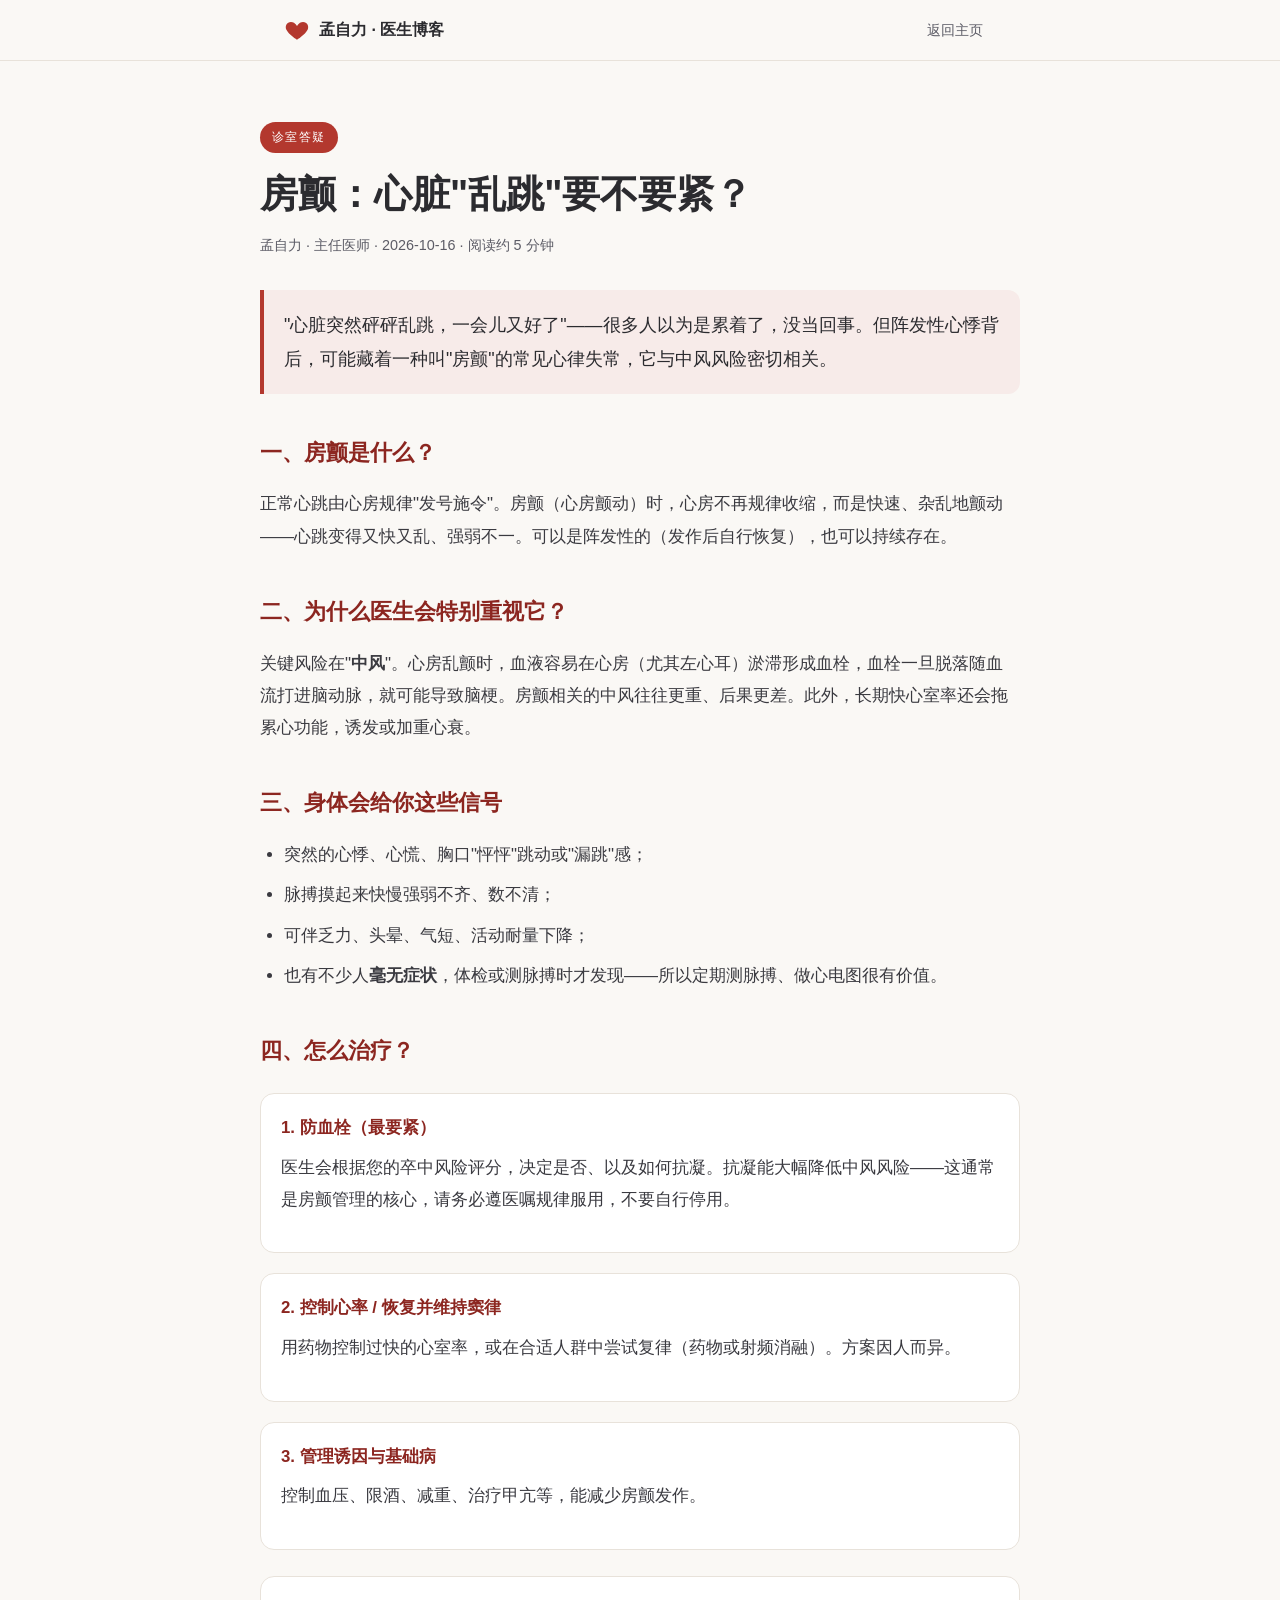
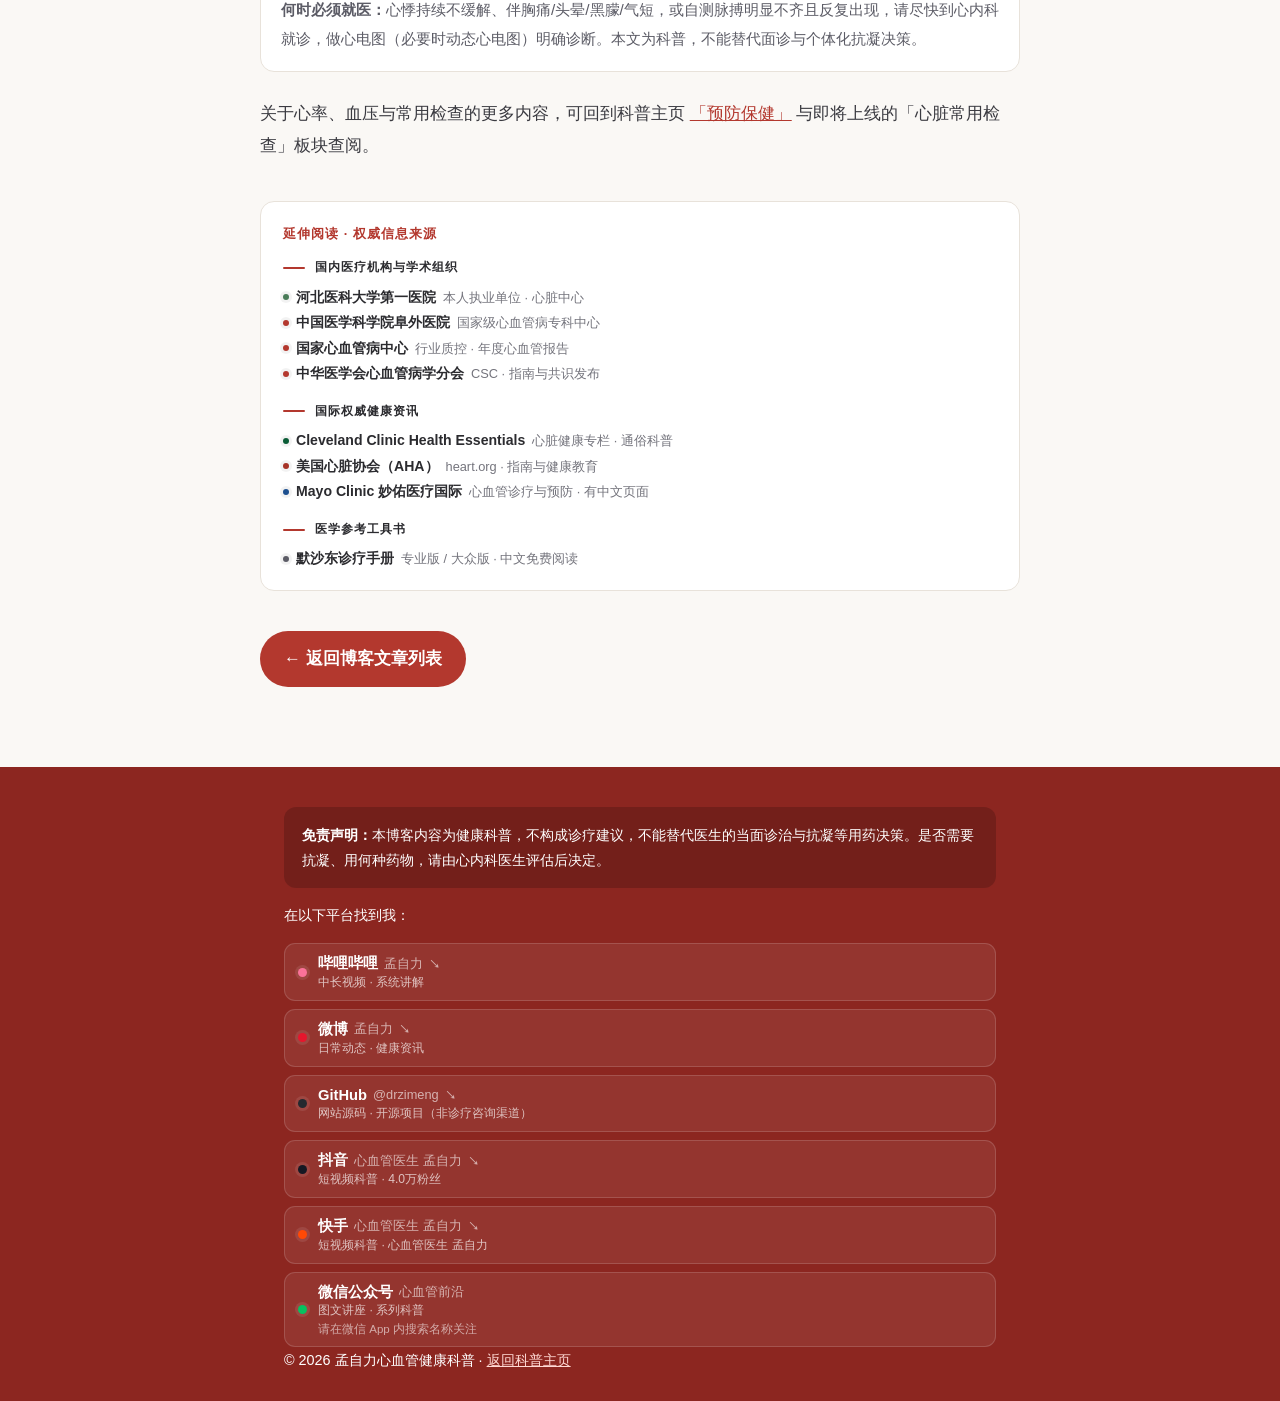
<file: blog/posts/afib-explained.html>
<!DOCTYPE html>
<html lang="zh-CN">
<head>
<meta charset="UTF-8">
<meta name="viewport" content="width=device-width, initial-scale=1.0">
<title>房颤：心脏"乱跳"要不要紧？ | 孟自力医生博客 · 诊室答疑</title>
<meta name="description" content="阵发性心悸、脉搏不齐，可能藏着中风风险。讲清什么是房颤、为什么危险、怎么治、何时必须就医。">
<style>
:root{--crimson:#b3382e;--crimson-deep:#8c2620;--crimson-soft:#f7ebe9;--ink:#2b2b2f;--ink-soft:#5c5c66;--paper:#faf8f5;--card:#fff;--line:#e8e2da;--radius:18px}
*{margin:0;padding:0;box-sizing:border-box}
body{font-family:"PingFang SC","Hiragino Sans GB","Source Han Sans SC","Noto Sans SC","Microsoft YaHei",sans-serif;background:var(--paper);color:var(--ink);line-height:1.9;font-size:17px;-webkit-font-smoothing:antialiased}
a{color:inherit;text-decoration:none}
.wrap{max-width:760px;margin:0 auto;padding:0 24px}
.topbar{position:fixed;top:0;left:0;right:0;z-index:100;background:rgba(250,248,245,.92);backdrop-filter:blur(12px);border-bottom:1px solid var(--line)}
.topbar .wrap{display:flex;align-items:center;justify-content:space-between;height:60px}
.brand{display:flex;align-items:center;gap:9px;font-weight:700;font-size:1rem}
.brand svg{flex:none}
nav a{font-size:.9rem;color:var(--ink-soft);padding:7px 13px;border-radius:999px;transition:all .25s}
nav a:hover{color:var(--crimson);background:var(--crimson-soft)}
.hero{padding:120px 0 30px}
.tag{display:inline-block;font-size:.74rem;letter-spacing:.12em;color:#fff;background:var(--crimson);padding:4px 12px;border-radius:999px;margin-bottom:16px}
h1{font-size:clamp(1.7rem,4vw,2.4rem);line-height:1.3;font-weight:700;margin-bottom:14px}
.meta{color:var(--ink-soft);font-size:.9rem;margin-bottom:30px}
.lead{font-size:1.12rem;color:var(--ink);background:var(--crimson-soft);border-left:4px solid var(--crimson);padding:18px 20px;border-radius:0 12px 12px 0;margin-bottom:34px}
.article h2{font-size:1.4rem;margin:38px 0 14px;color:var(--crimson-deep)}
.article p{margin-bottom:18px;color:#3a3a40}
.article ul{margin:0 0 18px 24px;color:#3a3a40}
.article li{margin-bottom:8px}
.pulse{background:#fff;border:1px solid var(--line);border-radius:14px;padding:18px 20px;margin:20px 0}
.pulse h3{font-size:1.05rem;color:var(--crimson-deep);margin-bottom:8px}
.note{background:#fff;border:1px solid var(--line);border-radius:14px;padding:18px 20px;margin:26px 0;color:var(--ink-soft);font-size:.96rem}
.back{display:inline-flex;align-items:center;gap:8px;margin:40px 0 10px;background:var(--crimson);color:#fff;padding:12px 24px;border-radius:999px;font-weight:600}
.back:hover{background:var(--crimson-deep)}
footer{background:var(--crimson-deep);color:#fff;padding:40px 0 26px;margin-top:40px}
footer .wrap{font-size:.9rem}
footer .disc{background:rgba(0,0,0,.18);border-radius:12px;padding:16px 18px;line-height:1.7;margin-bottom:14px}
footer a.ul{color:#ffd9d4;text-decoration:underline}
</style>
</head>
<body>

<header class="topbar">
  <div class="wrap">
    <a href="../index.html" class="brand">
      <svg width="26" height="26" viewBox="0 0 24 24" fill="none"><path d="M12 21s-7.5-4.6-9.8-9.2C.6 8.3 2.6 4.5 6.4 4.5c2.2 0 3.8 1.2 4.6 2.4l1 1.4 1-1.4c.8-1.2 2.4-2.4 4.6-2.4 3.8 0 5.8 3.8 4.2 7.3C19.5 16.4 12 21 12 21z" fill="#b3382e"/></svg>
      孟自力 · 医生博客
    </a>
    <nav><a href="../index.html">返回主页</a></nav>
  </div>
</header>

<article class="hero wrap">
  <span class="tag">诊室答疑</span>
  <h1>房颤：心脏"乱跳"要不要紧？</h1>
  <div class="meta">孟自力 · 主任医师 · 2026-10-16 · 阅读约 5 分钟</div>
  <p class="lead">"心脏突然砰砰乱跳，一会儿又好了"——很多人以为是累着了，没当回事。但阵发性心悸背后，可能藏着一种叫"房颤"的常见心律失常，它与中风风险密切相关。</p>

  <div class="article">
    <h2>一、房颤是什么？</h2>
    <p>正常心跳由心房规律"发号施令"。房颤（心房颤动）时，心房不再规律收缩，而是快速、杂乱地颤动——心跳变得又快又乱、强弱不一。可以是阵发性的（发作后自行恢复），也可以持续存在。</p>

    <h2>二、为什么医生会特别重视它？</h2>
    <p>关键风险在"<strong>中风</strong>"。心房乱颤时，血液容易在心房（尤其左心耳）淤滞形成血栓，血栓一旦脱落随血流打进脑动脉，就可能导致脑梗。房颤相关的中风往往更重、后果更差。此外，长期快心室率还会拖累心功能，诱发或加重心衰。</p>

    <h2>三、身体会给你这些信号</h2>
    <ul>
      <li>突然的心悸、心慌、胸口"怦怦"跳动或"漏跳"感；</li>
      <li>脉搏摸起来快慢强弱不齐、数不清；</li>
      <li>可伴乏力、头晕、气短、活动耐量下降；</li>
      <li>也有不少人<strong>毫无症状</strong>，体检或测脉搏时才发现——所以定期测脉搏、做心电图很有价值。</li>
    </ul>

    <h2>四、怎么治疗？</h2>
    <div class="pulse">
      <h3>1. 防血栓（最要紧）</h3>
      <p>医生会根据您的卒中风险评分，决定是否、以及如何抗凝。抗凝能大幅降低中风风险——这通常是房颤管理的核心，请务必遵医嘱规律服用，不要自行停用。</p>
    </div>
    <div class="pulse">
      <h3>2. 控制心率 / 恢复并维持窦律</h3>
      <p>用药物控制过快的心室率，或在合适人群中尝试复律（药物或射频消融）。方案因人而异。</p>
    </div>
    <div class="pulse">
      <h3>3. 管理诱因与基础病</h3>
      <p>控制血压、限酒、减重、治疗甲亢等，能减少房颤发作。</p>
    </div>

    <div class="note"><strong>何时必须就医：</strong>心悸持续不缓解、伴胸痛/头晕/黑朦/气短，或自测脉搏明显不齐且反复出现，请尽快到心内科就诊，做心电图（必要时动态心电图）明确诊断。本文为科普，不能替代面诊与个体化抗凝决策。</div>

    <p>关于心率、血压与常用检查的更多内容，可回到科普主页 <a href="../index.html#prevent" style="color:var(--crimson);text-decoration:underline">「预防保健」</a> 与即将上线的「心脏常用检查」板块查阅。</p>
  </div>

  <div class="ref-reading" style="margin-top:38px;padding:20px 22px;background:var(--card);border:1px solid var(--line);border-radius:14px">
    <p style="font-size:.8rem;font-weight:700;letter-spacing:.08em;color:var(--crimson);margin-bottom:10px">延伸阅读 · 权威信息来源</p>
    <div data-reference-links="compact"></div>
  </div>
  <a class="back" href="../blog/index.html">← 返回博客文章列表</a>
</article>

<footer>
  <div class="wrap">
    <div class="disc"><strong>免责声明：</strong>本博客内容为健康科普，不构成诊疗建议，不能替代医生的当面诊治与抗凝等用药决策。是否需要抗凝、用何种药物，请由心内科医生评估后决定。</div>
    <p style="margin:0 0 6px">在以下平台找到我：</p>
    <div data-social-links></div>
    <p>© 2026 孟自力心血管健康科普 · <a class="ul" href="../index.html">返回科普主页</a></p>
  </div>
</footer>

<script src="../../assets/js/social-links.js"></script>
<script src="../../assets/js/reference-links.js"></script>
</body>
</html>
</file>
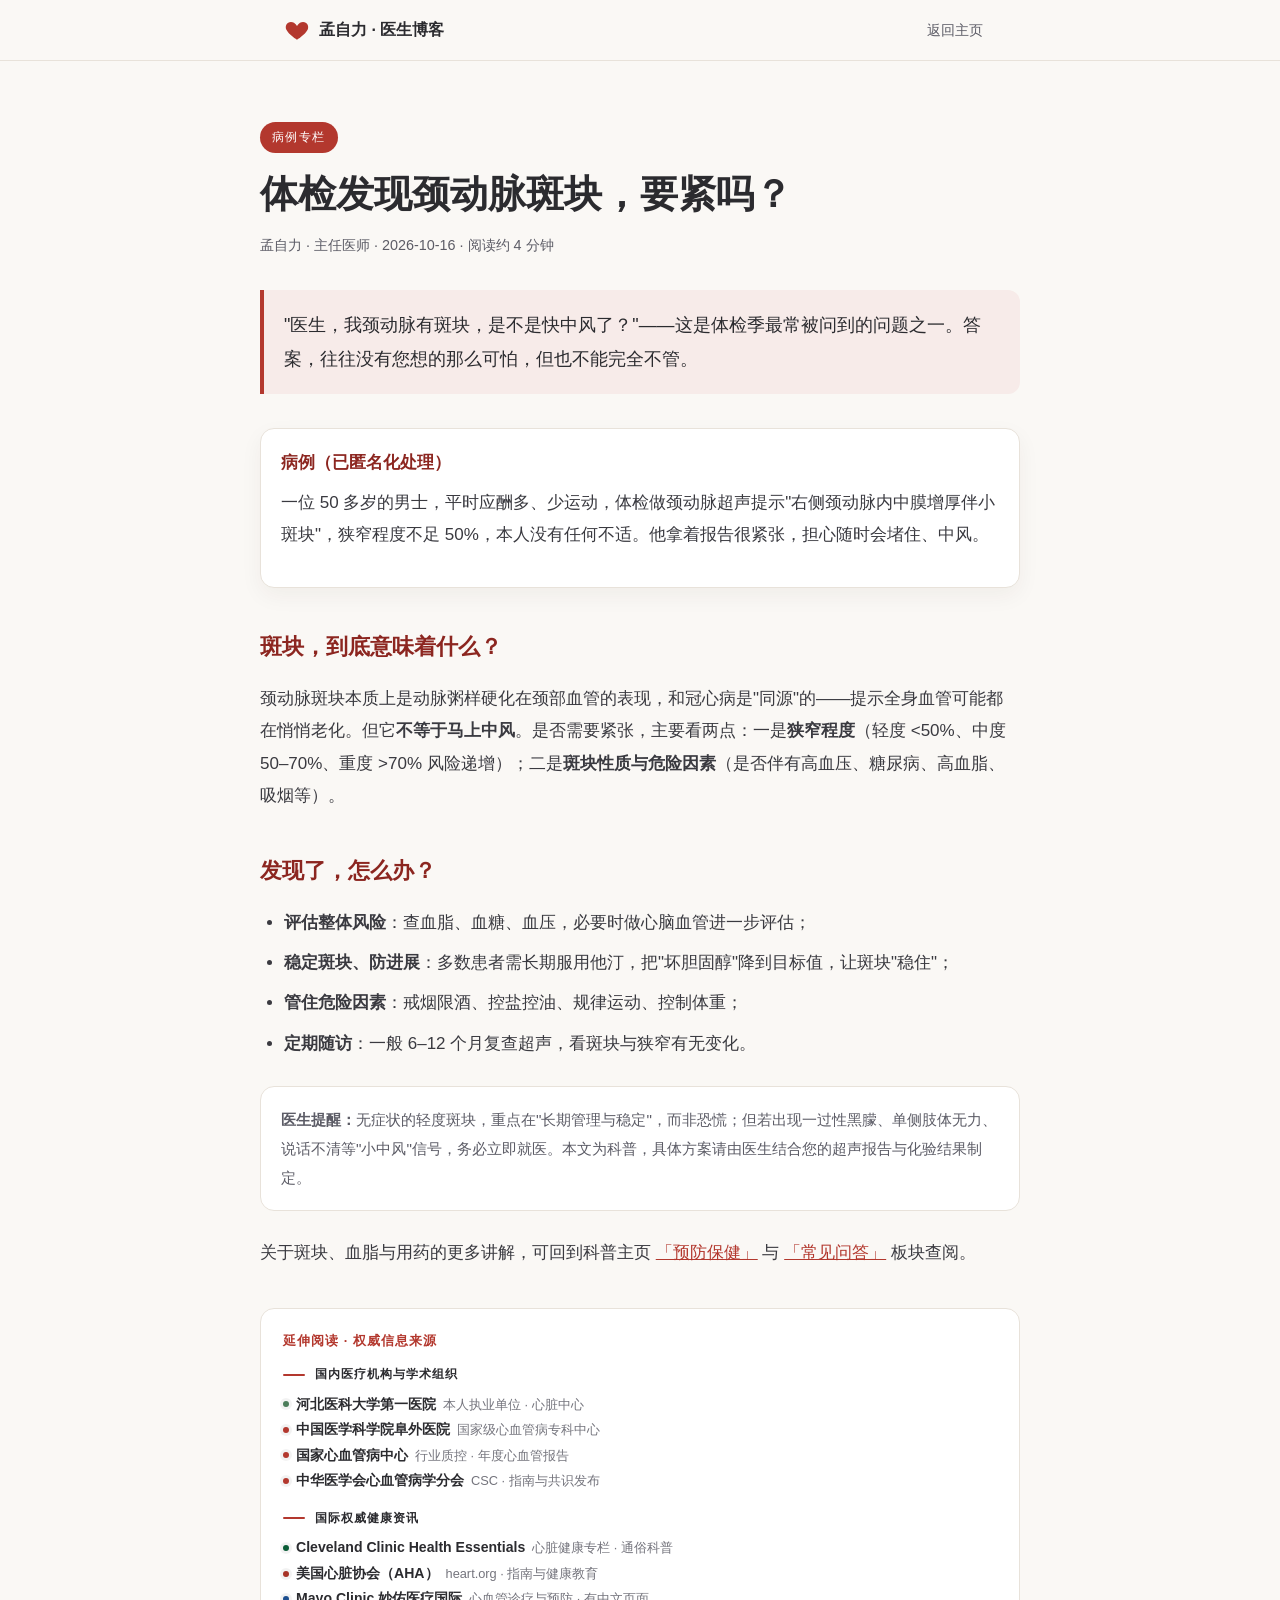
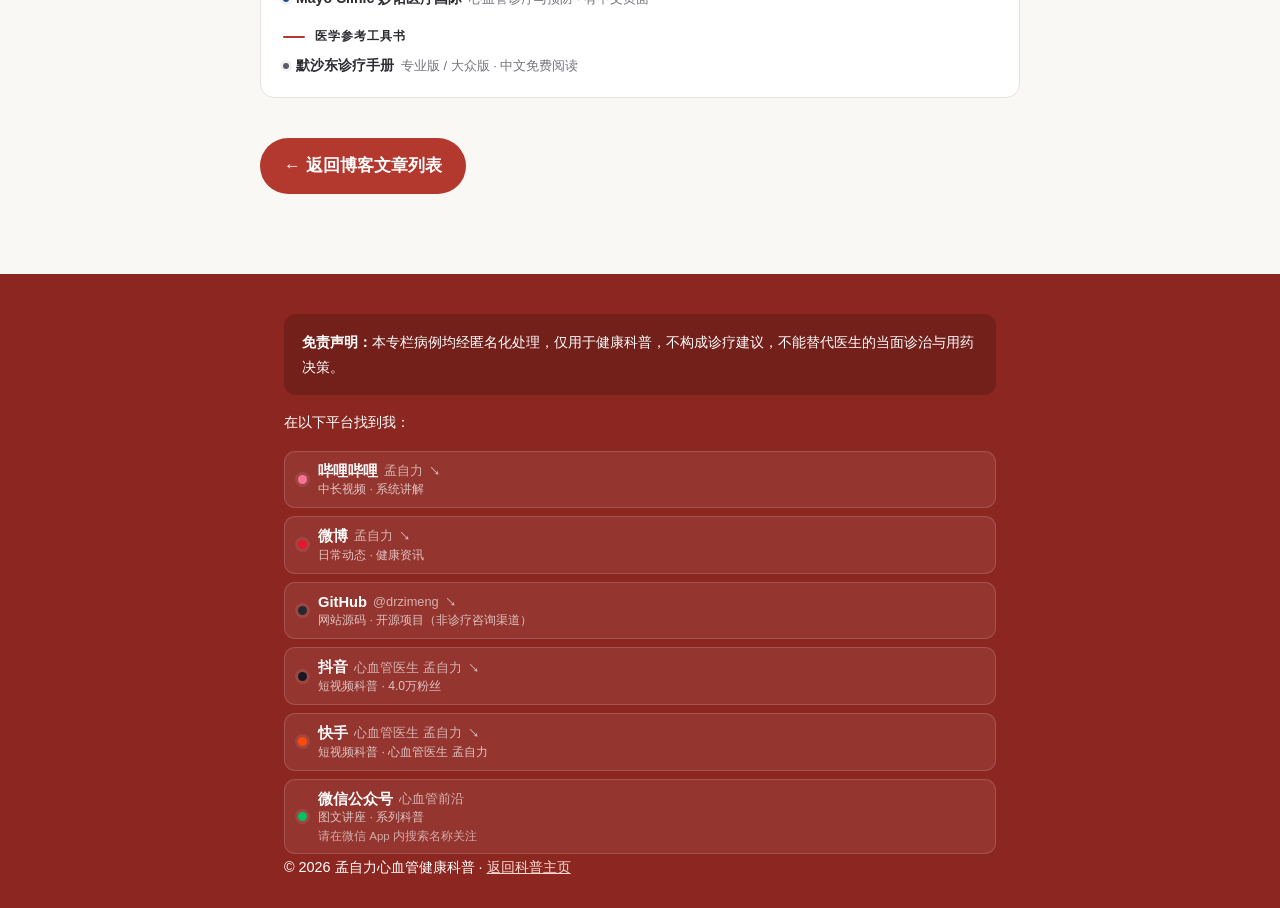
<file: blog/posts/case-carotid-plaque.html>
<!DOCTYPE html>
<html lang="zh-CN">
<head>
<meta charset="UTF-8">
<meta name="viewport" content="width=device-width, initial-scale=1.0">
<title>病例：体检发现颈动脉斑块，要紧吗？ | 孟自力医生博客 · 病例专栏</title>
<meta name="description" content="体检发现颈动脉斑块≠马上中风。讲清斑块的危险因素、狭窄程度与规范管理，附医生提醒。">
<style>
:root{--crimson:#b3382e;--crimson-deep:#8c2620;--crimson-soft:#f7ebe9;--ink:#2b2b2f;--ink-soft:#5c5c66;--paper:#faf8f5;--card:#fff;--line:#e8e2da;--radius:18px}
*{margin:0;padding:0;box-sizing:border-box}
body{font-family:"PingFang SC","Hiragino Sans GB","Source Han Sans SC","Noto Sans SC","Microsoft YaHei",sans-serif;background:var(--paper);color:var(--ink);line-height:1.9;font-size:17px;-webkit-font-smoothing:antialiased}
a{color:inherit;text-decoration:none}
.wrap{max-width:760px;margin:0 auto;padding:0 24px}
.topbar{position:fixed;top:0;left:0;right:0;z-index:100;background:rgba(250,248,245,.92);backdrop-filter:blur(12px);border-bottom:1px solid var(--line)}
.topbar .wrap{display:flex;align-items:center;justify-content:space-between;height:60px}
.brand{display:flex;align-items:center;gap:9px;font-weight:700;font-size:1rem}
.brand svg{flex:none}
nav a{font-size:.9rem;color:var(--ink-soft);padding:7px 13px;border-radius:999px;transition:all .25s}
nav a:hover{color:var(--crimson);background:var(--crimson-soft)}
.hero{padding:120px 0 30px}
.tag{display:inline-block;font-size:.74rem;letter-spacing:.12em;color:#fff;background:var(--crimson);padding:4px 12px;border-radius:999px;margin-bottom:16px}
h1{font-size:clamp(1.7rem,4vw,2.4rem);line-height:1.3;font-weight:700;margin-bottom:14px}
.meta{color:var(--ink-soft);font-size:.9rem;margin-bottom:30px}
.lead{font-size:1.12rem;color:var(--ink);background:var(--crimson-soft);border-left:4px solid var(--crimson);padding:18px 20px;border-radius:0 12px 12px 0;margin-bottom:34px}
.article h2{font-size:1.4rem;margin:38px 0 14px;color:var(--crimson-deep)}
.article p{margin-bottom:18px;color:#3a3a40}
.article ul{margin:0 0 18px 24px;color:#3a3a40}
.article li{margin-bottom:8px}
.casebox{background:#fff;border:1px solid var(--line);border-radius:14px;padding:18px 20px;margin:22px 0;box-shadow:0 8px 22px rgba(60,30,25,.05)}
.casebox h3{font-size:1.05rem;color:var(--crimson-deep);margin-bottom:8px}
.note{background:#fff;border:1px solid var(--line);border-radius:14px;padding:18px 20px;margin:26px 0;color:var(--ink-soft);font-size:.96rem}
.back{display:inline-flex;align-items:center;gap:8px;margin:40px 0 10px;background:var(--crimson);color:#fff;padding:12px 24px;border-radius:999px;font-weight:600}
.back:hover{background:var(--crimson-deep)}
footer{background:var(--crimson-deep);color:#fff;padding:40px 0 26px;margin-top:40px}
footer .wrap{font-size:.9rem}
footer .disc{background:rgba(0,0,0,.18);border-radius:12px;padding:16px 18px;line-height:1.7;margin-bottom:14px}
footer a.ul{color:#ffd9d4;text-decoration:underline}
</style>
</head>
<body>

<header class="topbar">
  <div class="wrap">
    <a href="../index.html" class="brand">
      <svg width="26" height="26" viewBox="0 0 24 24" fill="none"><path d="M12 21s-7.5-4.6-9.8-9.2C.6 8.3 2.6 4.5 6.4 4.5c2.2 0 3.8 1.2 4.6 2.4l1 1.4 1-1.4c.8-1.2 2.4-2.4 4.6-2.4 3.8 0 5.8 3.8 4.2 7.3C19.5 16.4 12 21 12 21z" fill="#b3382e"/></svg>
      孟自力 · 医生博客
    </a>
    <nav><a href="../index.html">返回主页</a></nav>
  </div>
</header>

<article class="hero wrap">
  <span class="tag">病例专栏</span>
  <h1>体检发现颈动脉斑块，要紧吗？</h1>
  <div class="meta">孟自力 · 主任医师 · 2026-10-16 · 阅读约 4 分钟</div>
  <p class="lead">"医生，我颈动脉有斑块，是不是快中风了？"——这是体检季最常被问到的问题之一。答案，往往没有您想的那么可怕，但也不能完全不管。</p>

  <div class="article">
    <div class="casebox">
      <h3>病例（已匿名化处理）</h3>
      <p>一位 50 多岁的男士，平时应酬多、少运动，体检做颈动脉超声提示"右侧颈动脉内中膜增厚伴小斑块"，狭窄程度不足 50%，本人没有任何不适。他拿着报告很紧张，担心随时会堵住、中风。</p>
    </div>

    <h2>斑块，到底意味着什么？</h2>
    <p>颈动脉斑块本质上是动脉粥样硬化在颈部血管的表现，和冠心病是"同源"的——提示全身血管可能都在悄悄老化。但它<strong>不等于马上中风</strong>。是否需要紧张，主要看两点：一是<strong>狭窄程度</strong>（轻度 <50%、中度 50–70%、重度 >70% 风险递增）；二是<strong>斑块性质与危险因素</strong>（是否伴有高血压、糖尿病、高血脂、吸烟等）。</p>

    <h2>发现了，怎么办？</h2>
    <ul>
      <li><strong>评估整体风险</strong>：查血脂、血糖、血压，必要时做心脑血管进一步评估；</li>
      <li><strong>稳定斑块、防进展</strong>：多数患者需长期服用他汀，把"坏胆固醇"降到目标值，让斑块"稳住"；</li>
      <li><strong>管住危险因素</strong>：戒烟限酒、控盐控油、规律运动、控制体重；</li>
      <li><strong>定期随访</strong>：一般 6–12 个月复查超声，看斑块与狭窄有无变化。</li>
    </ul>

    <div class="note"><strong>医生提醒：</strong>无症状的轻度斑块，重点在"长期管理与稳定"，而非恐慌；但若出现一过性黑朦、单侧肢体无力、说话不清等"小中风"信号，务必立即就医。本文为科普，具体方案请由医生结合您的超声报告与化验结果制定。</div>

    <p>关于斑块、血脂与用药的更多讲解，可回到科普主页 <a href="../index.html#prevent" style="color:var(--crimson);text-decoration:underline">「预防保健」</a> 与 <a href="../index.html#faq" style="color:var(--crimson);text-decoration:underline">「常见问答」</a> 板块查阅。</p>
  </div>

  <div class="ref-reading" style="margin-top:38px;padding:20px 22px;background:var(--card);border:1px solid var(--line);border-radius:14px">
    <p style="font-size:.8rem;font-weight:700;letter-spacing:.08em;color:var(--crimson);margin-bottom:10px">延伸阅读 · 权威信息来源</p>
    <div data-reference-links="compact"></div>
  </div>
  <a class="back" href="../blog/index.html">← 返回博客文章列表</a>
</article>

<footer>
  <div class="wrap">
    <div class="disc"><strong>免责声明：</strong>本专栏病例均经匿名化处理，仅用于健康科普，不构成诊疗建议，不能替代医生的当面诊治与用药决策。</div>
    <p style="margin:0 0 6px">在以下平台找到我：</p>
    <div data-social-links></div>
    <p>© 2026 孟自力心血管健康科普 · <a class="ul" href="../index.html">返回科普主页</a></p>
  </div>
</footer>

<script src="../../assets/js/social-links.js"></script>
<script src="../../assets/js/reference-links.js"></script>
</body>
</html>
</file>
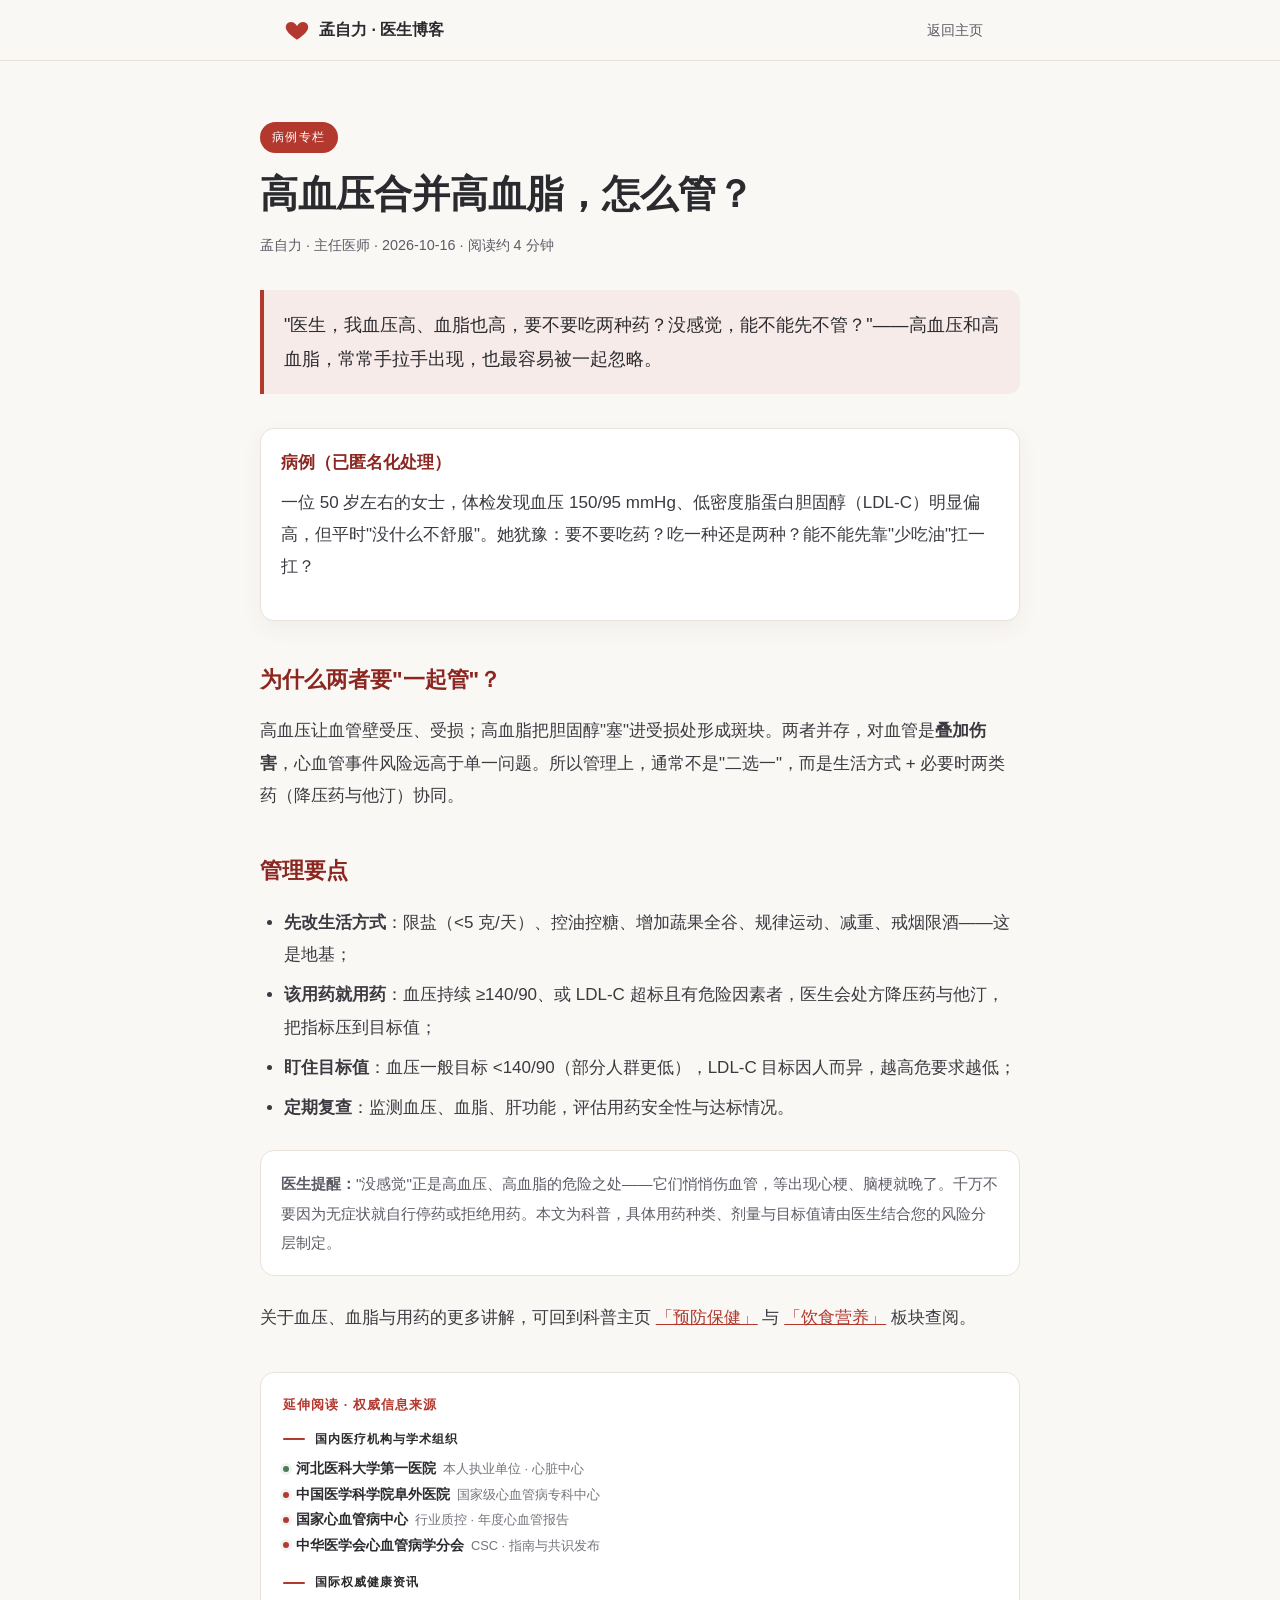
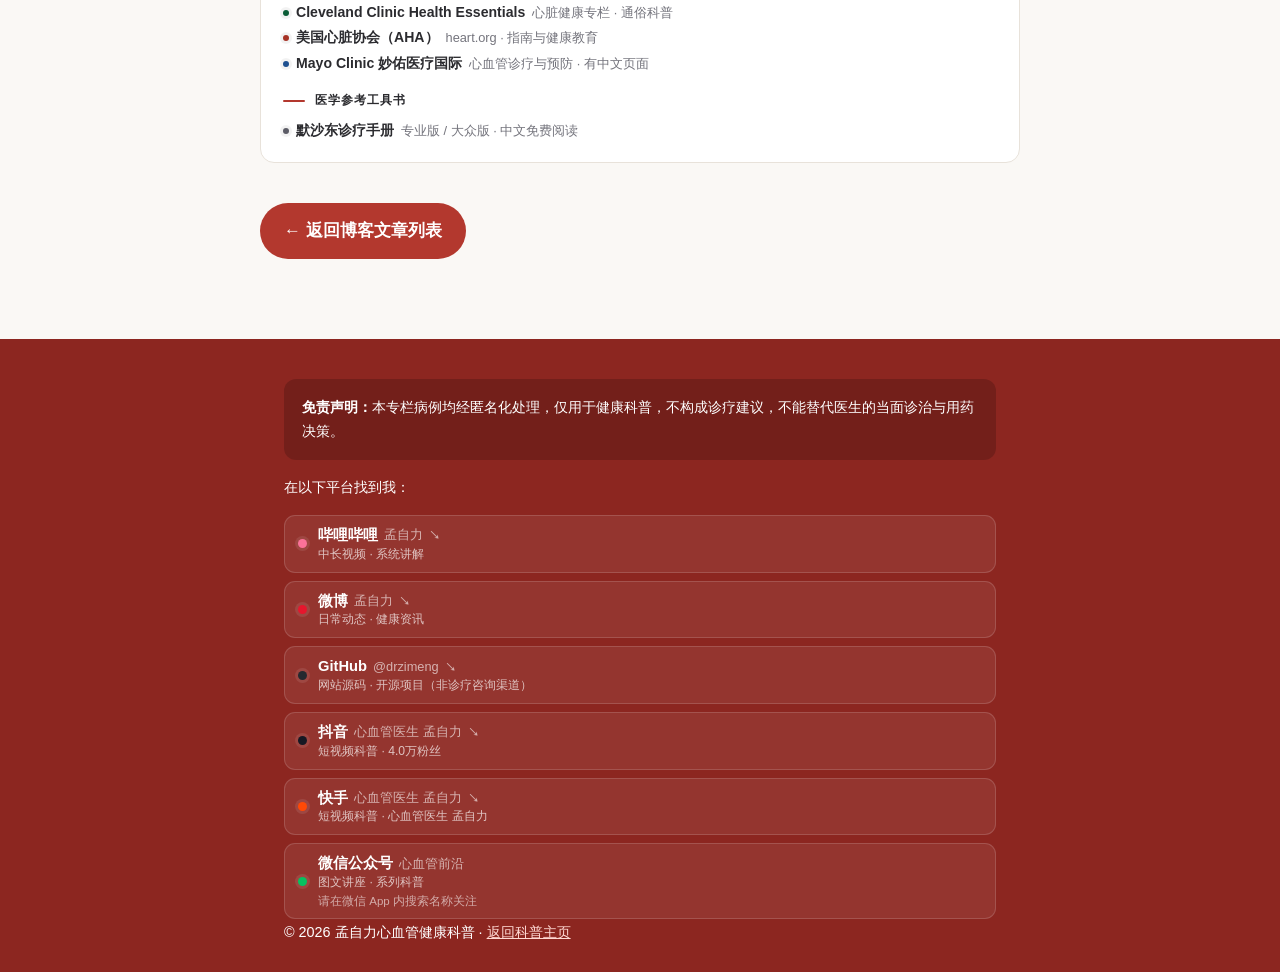
<file: blog/posts/case-htn-lipid.html>
<!DOCTYPE html>
<html lang="zh-CN">
<head>
<meta charset="UTF-8">
<meta name="viewport" content="width=device-width, initial-scale=1.0">
<title>病例：高血压合并高血脂，怎么管？ | 孟自力医生博客 · 病例专栏</title>
<meta name="description" content="高血压与高血脂常并存、协同伤血管。讲清为何要一起管、目标值是多少、为何不能因无症状停药。">
<style>
:root{--crimson:#b3382e;--crimson-deep:#8c2620;--crimson-soft:#f7ebe9;--ink:#2b2b2f;--ink-soft:#5c5c66;--paper:#faf8f5;--card:#fff;--line:#e8e2da;--radius:18px}
*{margin:0;padding:0;box-sizing:border-box}
body{font-family:"PingFang SC","Hiragino Sans GB","Source Han Sans SC","Noto Sans SC","Microsoft YaHei",sans-serif;background:var(--paper);color:var(--ink);line-height:1.9;font-size:17px;-webkit-font-smoothing:antialiased}
a{color:inherit;text-decoration:none}
.wrap{max-width:760px;margin:0 auto;padding:0 24px}
.topbar{position:fixed;top:0;left:0;right:0;z-index:100;background:rgba(250,248,245,.92);backdrop-filter:blur(12px);border-bottom:1px solid var(--line)}
.topbar .wrap{display:flex;align-items:center;justify-content:space-between;height:60px}
.brand{display:flex;align-items:center;gap:9px;font-weight:700;font-size:1rem}
.brand svg{flex:none}
nav a{font-size:.9rem;color:var(--ink-soft);padding:7px 13px;border-radius:999px;transition:all .25s}
nav a:hover{color:var(--crimson);background:var(--crimson-soft)}
.hero{padding:120px 0 30px}
.tag{display:inline-block;font-size:.74rem;letter-spacing:.12em;color:#fff;background:var(--crimson);padding:4px 12px;border-radius:999px;margin-bottom:16px}
h1{font-size:clamp(1.7rem,4vw,2.4rem);line-height:1.3;font-weight:700;margin-bottom:14px}
.meta{color:var(--ink-soft);font-size:.9rem;margin-bottom:30px}
.lead{font-size:1.12rem;color:var(--ink);background:var(--crimson-soft);border-left:4px solid var(--crimson);padding:18px 20px;border-radius:0 12px 12px 0;margin-bottom:34px}
.article h2{font-size:1.4rem;margin:38px 0 14px;color:var(--crimson-deep)}
.article p{margin-bottom:18px;color:#3a3a40}
.article ul{margin:0 0 18px 24px;color:#3a3a40}
.article li{margin-bottom:8px}
.casebox{background:#fff;border:1px solid var(--line);border-radius:14px;padding:18px 20px;margin:22px 0;box-shadow:0 8px 22px rgba(60,30,25,.05)}
.casebox h3{font-size:1.05rem;color:var(--crimson-deep);margin-bottom:8px}
.note{background:#fff;border:1px solid var(--line);border-radius:14px;padding:18px 20px;margin:26px 0;color:var(--ink-soft);font-size:.96rem}
.back{display:inline-flex;align-items:center;gap:8px;margin:40px 0 10px;background:var(--crimson);color:#fff;padding:12px 24px;border-radius:999px;font-weight:600}
.back:hover{background:var(--crimson-deep)}
footer{background:var(--crimson-deep);color:#fff;padding:40px 0 26px;margin-top:40px}
footer .wrap{font-size:.9rem}
footer .disc{background:rgba(0,0,0,.18);border-radius:12px;padding:16px 18px;line-height:1.7;margin-bottom:14px}
footer a.ul{color:#ffd9d4;text-decoration:underline}
</style>
</head>
<body>

<header class="topbar">
  <div class="wrap">
    <a href="../index.html" class="brand">
      <svg width="26" height="26" viewBox="0 0 24 24" fill="none"><path d="M12 21s-7.5-4.6-9.8-9.2C.6 8.3 2.6 4.5 6.4 4.5c2.2 0 3.8 1.2 4.6 2.4l1 1.4 1-1.4c.8-1.2 2.4-2.4 4.6-2.4 3.8 0 5.8 3.8 4.2 7.3C19.5 16.4 12 21 12 21z" fill="#b3382e"/></svg>
      孟自力 · 医生博客
    </a>
    <nav><a href="../index.html">返回主页</a></nav>
  </div>
</header>

<article class="hero wrap">
  <span class="tag">病例专栏</span>
  <h1>高血压合并高血脂，怎么管？</h1>
  <div class="meta">孟自力 · 主任医师 · 2026-10-16 · 阅读约 4 分钟</div>
  <p class="lead">"医生，我血压高、血脂也高，要不要吃两种药？没感觉，能不能先不管？"——高血压和高血脂，常常手拉手出现，也最容易被一起忽略。</p>

  <div class="article">
    <div class="casebox">
      <h3>病例（已匿名化处理）</h3>
      <p>一位 50 岁左右的女士，体检发现血压 150/95 mmHg、低密度脂蛋白胆固醇（LDL-C）明显偏高，但平时"没什么不舒服"。她犹豫：要不要吃药？吃一种还是两种？能不能先靠"少吃油"扛一扛？</p>
    </div>

    <h2>为什么两者要"一起管"？</h2>
    <p>高血压让血管壁受压、受损；高血脂把胆固醇"塞"进受损处形成斑块。两者并存，对血管是<strong>叠加伤害</strong>，心血管事件风险远高于单一问题。所以管理上，通常不是"二选一"，而是生活方式 + 必要时两类药（降压药与他汀）协同。</p>

    <h2>管理要点</h2>
    <ul>
      <li><strong>先改生活方式</strong>：限盐（<5 克/天）、控油控糖、增加蔬果全谷、规律运动、减重、戒烟限酒——这是地基；</li>
      <li><strong>该用药就用药</strong>：血压持续 ≥140/90、或 LDL-C 超标且有危险因素者，医生会处方降压药与他汀，把指标压到目标值；</li>
      <li><strong>盯住目标值</strong>：血压一般目标 <140/90（部分人群更低），LDL-C 目标因人而异，越高危要求越低；</li>
      <li><strong>定期复查</strong>：监测血压、血脂、肝功能，评估用药安全性与达标情况。</li>
    </ul>

    <div class="note"><strong>医生提醒：</strong>"没感觉"正是高血压、高血脂的危险之处——它们悄悄伤血管，等出现心梗、脑梗就晚了。千万不要因为无症状就自行停药或拒绝用药。本文为科普，具体用药种类、剂量与目标值请由医生结合您的风险分层制定。</div>

    <p>关于血压、血脂与用药的更多讲解，可回到科普主页 <a href="../index.html#prevent" style="color:var(--crimson);text-decoration:underline">「预防保健」</a> 与 <a href="../index.html#diet" style="color:var(--crimson);text-decoration:underline">「饮食营养」</a> 板块查阅。</p>
  </div>

  <div class="ref-reading" style="margin-top:38px;padding:20px 22px;background:var(--card);border:1px solid var(--line);border-radius:14px">
    <p style="font-size:.8rem;font-weight:700;letter-spacing:.08em;color:var(--crimson);margin-bottom:10px">延伸阅读 · 权威信息来源</p>
    <div data-reference-links="compact"></div>
  </div>
  <a class="back" href="../blog/index.html">← 返回博客文章列表</a>
</article>

<footer>
  <div class="wrap">
    <div class="disc"><strong>免责声明：</strong>本专栏病例均经匿名化处理，仅用于健康科普，不构成诊疗建议，不能替代医生的当面诊治与用药决策。</div>
    <p style="margin:0 0 6px">在以下平台找到我：</p>
    <div data-social-links></div>
    <p>© 2026 孟自力心血管健康科普 · <a class="ul" href="../index.html">返回科普主页</a></p>
  </div>
</footer>

<script src="../../assets/js/social-links.js"></script>
<script src="../../assets/js/reference-links.js"></script>
</body>
</html>
</file>
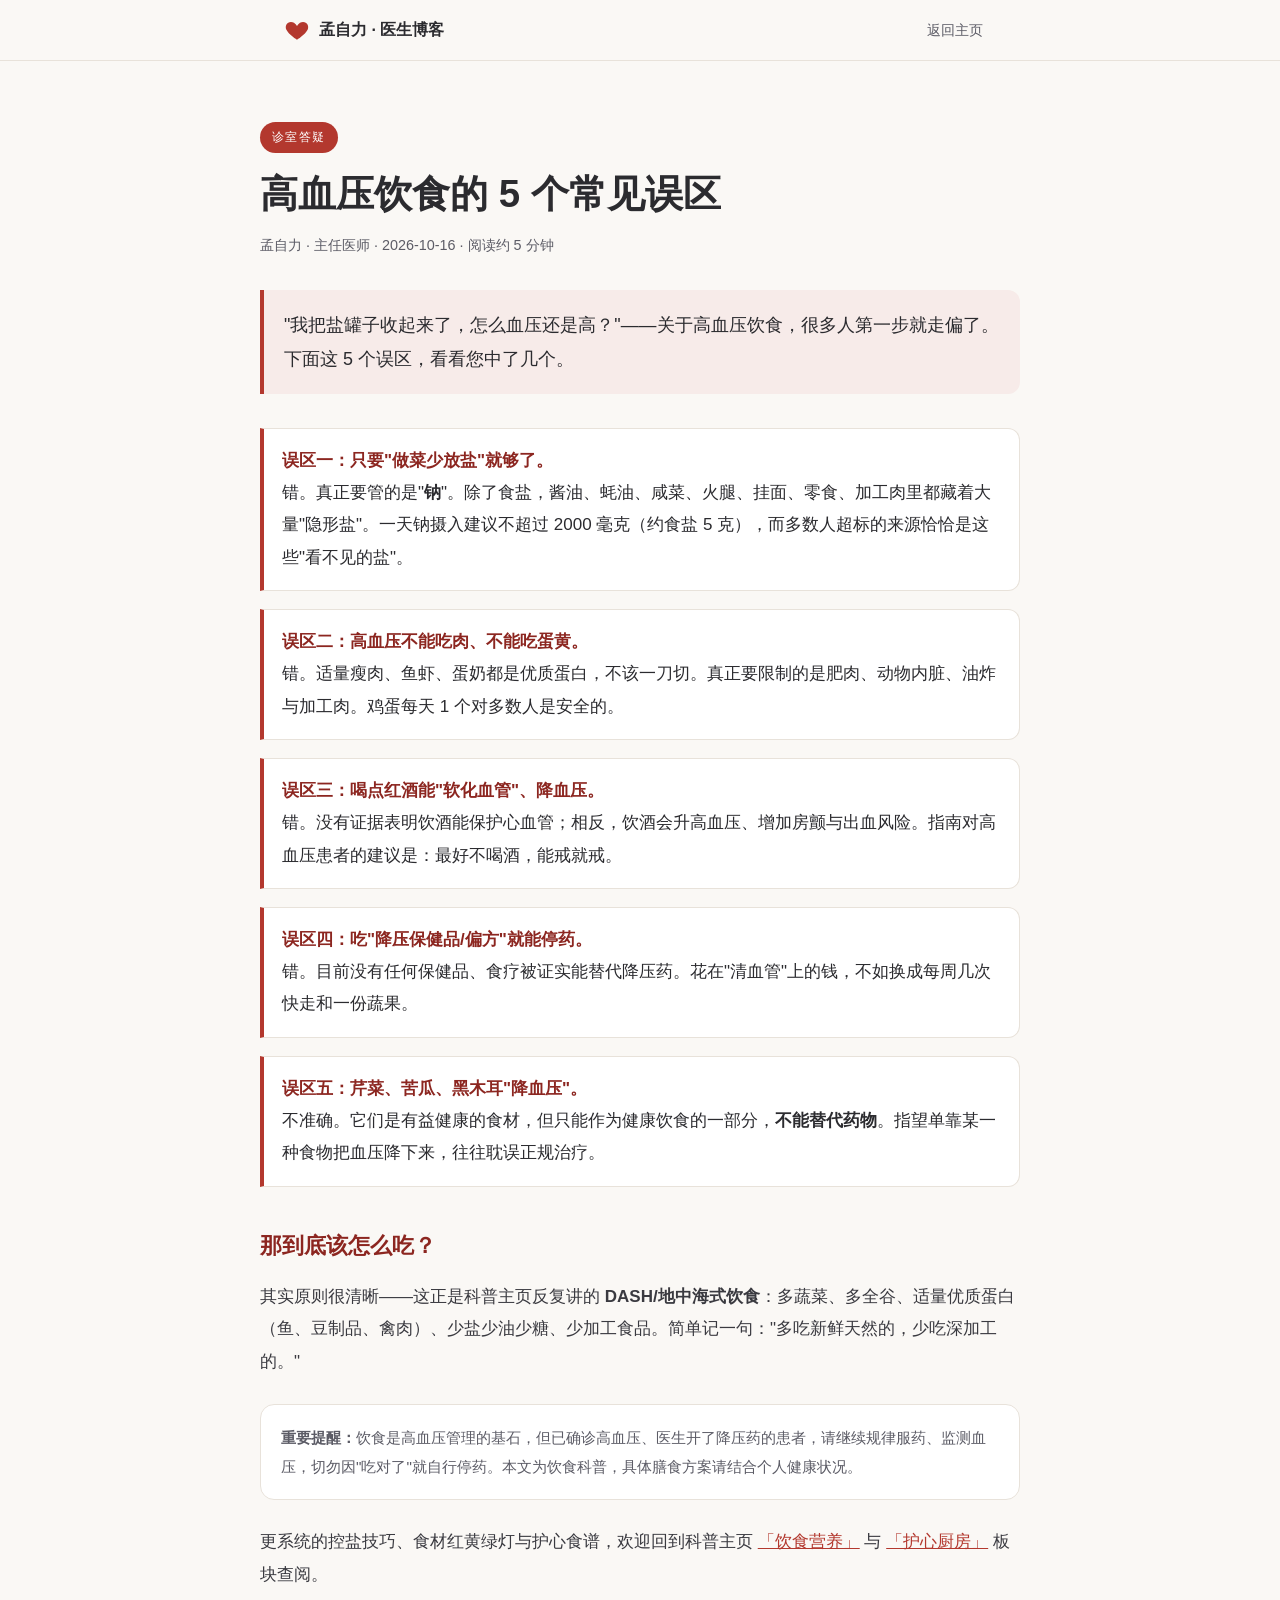
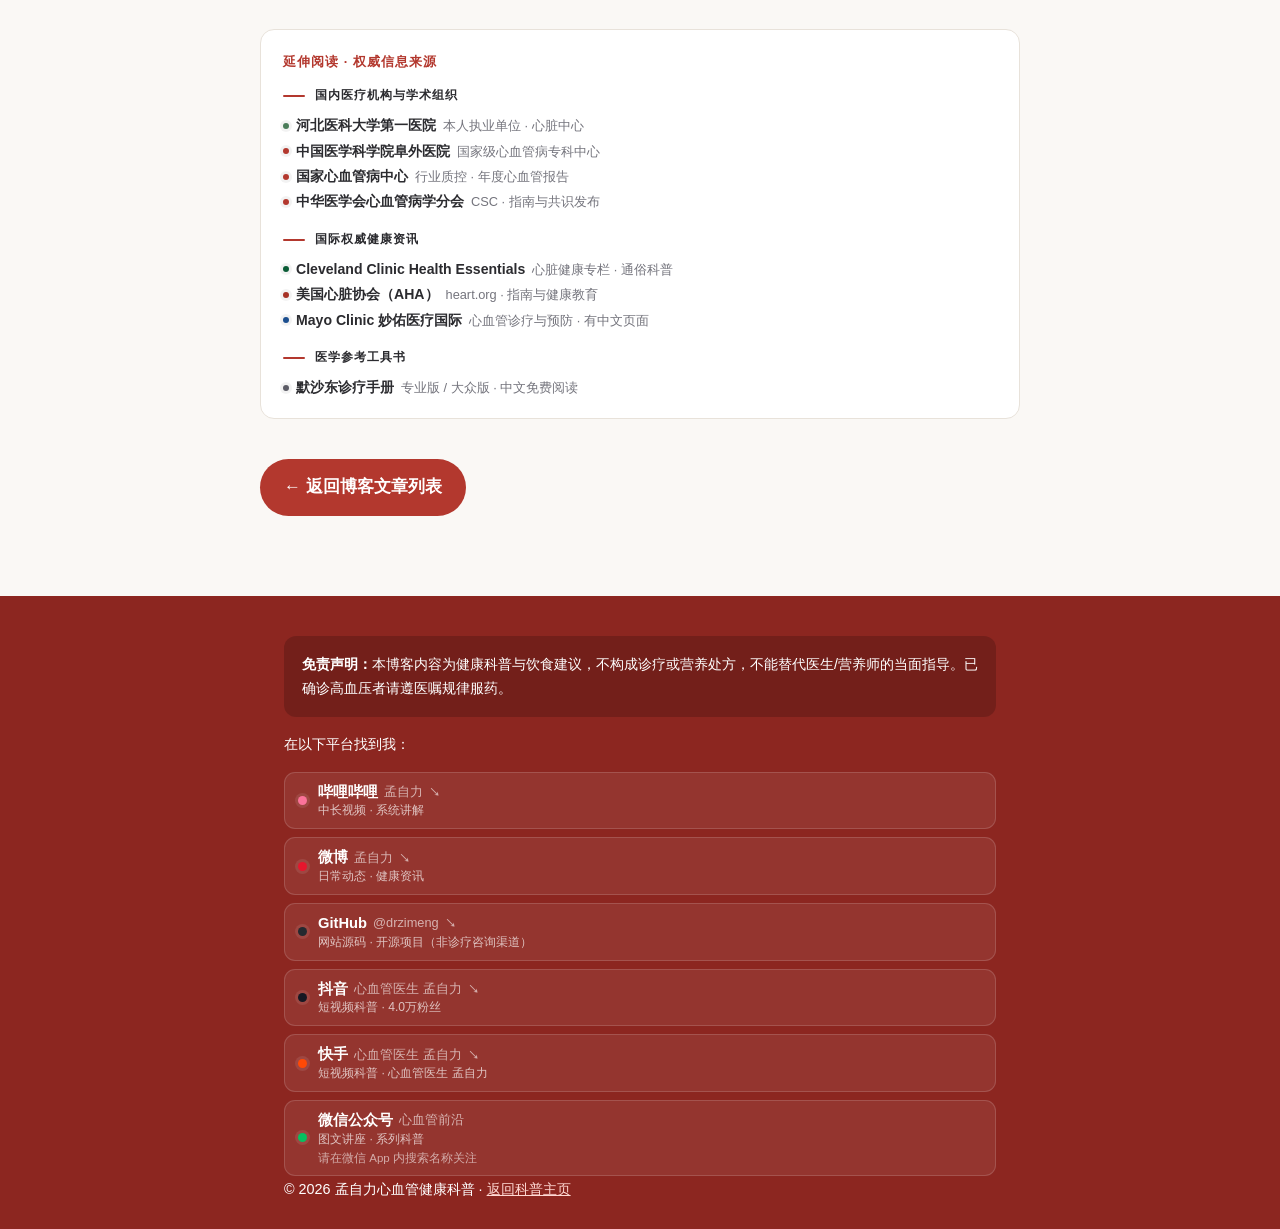
<file: blog/posts/hypertension-diet-myths.html>
<!DOCTYPE html>
<html lang="zh-CN">
<head>
<meta charset="UTF-8">
<meta name="viewport" content="width=device-width, initial-scale=1.0">
<title>高血压饮食的 5 个常见误区 | 孟自力医生博客 · 诊室答疑</title>
<meta name="description" content="关于高血压饮食，很多人第一步就错了：只盯着盐、不敢吃肉、迷信红酒与保健品。5 个误区一次讲清。">
<style>
:root{--crimson:#b3382e;--crimson-deep:#8c2620;--crimson-soft:#f7ebe9;--ink:#2b2b2f;--ink-soft:#5c5c66;--paper:#faf8f5;--card:#fff;--line:#e8e2da;--radius:18px}
*{margin:0;padding:0;box-sizing:border-box}
body{font-family:"PingFang SC","Hiragino Sans GB","Source Han Sans SC","Noto Sans SC","Microsoft YaHei",sans-serif;background:var(--paper);color:var(--ink);line-height:1.9;font-size:17px;-webkit-font-smoothing:antialiased}
a{color:inherit;text-decoration:none}
.wrap{max-width:760px;margin:0 auto;padding:0 24px}
.topbar{position:fixed;top:0;left:0;right:0;z-index:100;background:rgba(250,248,245,.92);backdrop-filter:blur(12px);border-bottom:1px solid var(--line)}
.topbar .wrap{display:flex;align-items:center;justify-content:space-between;height:60px}
.brand{display:flex;align-items:center;gap:9px;font-weight:700;font-size:1rem}
.brand svg{flex:none}
nav a{font-size:.9rem;color:var(--ink-soft);padding:7px 13px;border-radius:999px;transition:all .25s}
nav a:hover{color:var(--crimson);background:var(--crimson-soft)}
.hero{padding:120px 0 30px}
.tag{display:inline-block;font-size:.74rem;letter-spacing:.12em;color:#fff;background:var(--crimson);padding:4px 12px;border-radius:999px;margin-bottom:16px}
h1{font-size:clamp(1.7rem,4vw,2.4rem);line-height:1.3;font-weight:700;margin-bottom:14px}
.meta{color:var(--ink-soft);font-size:.9rem;margin-bottom:30px}
.lead{font-size:1.12rem;color:var(--ink);background:var(--crimson-soft);border-left:4px solid var(--crimson);padding:18px 20px;border-radius:0 12px 12px 0;margin-bottom:34px}
.article h2{font-size:1.4rem;margin:38px 0 14px;color:var(--crimson-deep)}
.article p{margin-bottom:18px;color:#3a3a40}
.article ol,.article ul{margin:0 0 18px 24px;color:#3a3a40}
.article li{margin-bottom:8px}
.m{background:#fff;border:1px solid var(--line);border-left:4px solid var(--crimson);border-radius:0 12px 12px 0;padding:16px 18px;margin:18px 0}
.m b{color:var(--crimson-deep)}
.note{background:#fff;border:1px solid var(--line);border-radius:14px;padding:18px 20px;margin:26px 0;color:var(--ink-soft);font-size:.96rem}
.back{display:inline-flex;align-items:center;gap:8px;margin:40px 0 10px;background:var(--crimson);color:#fff;padding:12px 24px;border-radius:999px;font-weight:600}
.back:hover{background:var(--crimson-deep)}
footer{background:var(--crimson-deep);color:#fff;padding:40px 0 26px;margin-top:40px}
footer .wrap{font-size:.9rem}
footer .disc{background:rgba(0,0,0,.18);border-radius:12px;padding:16px 18px;line-height:1.7;margin-bottom:14px}
footer a.ul{color:#ffd9d4;text-decoration:underline}
</style>
</head>
<body>

<header class="topbar">
  <div class="wrap">
    <a href="../index.html" class="brand">
      <svg width="26" height="26" viewBox="0 0 24 24" fill="none"><path d="M12 21s-7.5-4.6-9.8-9.2C.6 8.3 2.6 4.5 6.4 4.5c2.2 0 3.8 1.2 4.6 2.4l1 1.4 1-1.4c.8-1.2 2.4-2.4 4.6-2.4 3.8 0 5.8 3.8 4.2 7.3C19.5 16.4 12 21 12 21z" fill="#b3382e"/></svg>
      孟自力 · 医生博客
    </a>
    <nav><a href="../index.html">返回主页</a></nav>
  </div>
</header>

<article class="hero wrap">
  <span class="tag">诊室答疑</span>
  <h1>高血压饮食的 5 个常见误区</h1>
  <div class="meta">孟自力 · 主任医师 · 2026-10-16 · 阅读约 5 分钟</div>
  <p class="lead">"我把盐罐子收起来了，怎么血压还是高？"——关于高血压饮食，很多人第一步就走偏了。下面这 5 个误区，看看您中了几个。</p>

  <div class="article">
    <div class="m"><b>误区一：只要"做菜少放盐"就够了。</b><br>错。真正要管的是"<strong>钠</strong>"。除了食盐，酱油、蚝油、咸菜、火腿、挂面、零食、加工肉里都藏着大量"隐形盐"。一天钠摄入建议不超过 2000 毫克（约食盐 5 克），而多数人超标的来源恰恰是这些"看不见的盐"。</div>

    <div class="m"><b>误区二：高血压不能吃肉、不能吃蛋黄。</b><br>错。适量瘦肉、鱼虾、蛋奶都是优质蛋白，不该一刀切。真正要限制的是肥肉、动物内脏、油炸与加工肉。鸡蛋每天 1 个对多数人是安全的。</div>

    <div class="m"><b>误区三：喝点红酒能"软化血管"、降血压。</b><br>错。没有证据表明饮酒能保护心血管；相反，饮酒会升高血压、增加房颤与出血风险。指南对高血压患者的建议是：最好不喝酒，能戒就戒。</div>

    <div class="m"><b>误区四：吃"降压保健品/偏方"就能停药。</b><br>错。目前没有任何保健品、食疗被证实能替代降压药。花在"清血管"上的钱，不如换成每周几次快走和一份蔬果。</div>

    <div class="m"><b>误区五：芹菜、苦瓜、黑木耳"降血压"。</b><br>不准确。它们是有益健康的食材，但只能作为健康饮食的一部分，<strong>不能替代药物</strong>。指望单靠某一种食物把血压降下来，往往耽误正规治疗。</div>

    <h2>那到底该怎么吃？</h2>
    <p>其实原则很清晰——这正是科普主页反复讲的 <strong>DASH/地中海式饮食</strong>：多蔬菜、多全谷、适量优质蛋白（鱼、豆制品、禽肉）、少盐少油少糖、少加工食品。简单记一句："多吃新鲜天然的，少吃深加工的。"</p>

    <div class="note"><strong>重要提醒：</strong>饮食是高血压管理的基石，但已确诊高血压、医生开了降压药的患者，请继续规律服药、监测血压，切勿因"吃对了"就自行停药。本文为饮食科普，具体膳食方案请结合个人健康状况。</div>

    <p>更系统的控盐技巧、食材红黄绿灯与护心食谱，欢迎回到科普主页 <a href="../index.html#diet" style="color:var(--crimson);text-decoration:underline">「饮食营养」</a> 与 <a href="../index.html#kitchen" style="color:var(--crimson);text-decoration:underline">「护心厨房」</a> 板块查阅。</p>
  </div>

  <div class="ref-reading" style="margin-top:38px;padding:20px 22px;background:var(--card);border:1px solid var(--line);border-radius:14px">
    <p style="font-size:.8rem;font-weight:700;letter-spacing:.08em;color:var(--crimson);margin-bottom:10px">延伸阅读 · 权威信息来源</p>
    <div data-reference-links="compact"></div>
  </div>
  <a class="back" href="../blog/index.html">← 返回博客文章列表</a>
</article>

<footer>
  <div class="wrap">
    <div class="disc"><strong>免责声明：</strong>本博客内容为健康科普与饮食建议，不构成诊疗或营养处方，不能替代医生/营养师的当面指导。已确诊高血压者请遵医嘱规律服药。</div>
    <p style="margin:0 0 6px">在以下平台找到我：</p>
    <div data-social-links></div>
    <p>© 2026 孟自力心血管健康科普 · <a class="ul" href="../index.html">返回科普主页</a></p>
  </div>
</footer>

<script src="../../assets/js/social-links.js"></script>
<script src="../../assets/js/reference-links.js"></script>
</body>
</html>
</file>
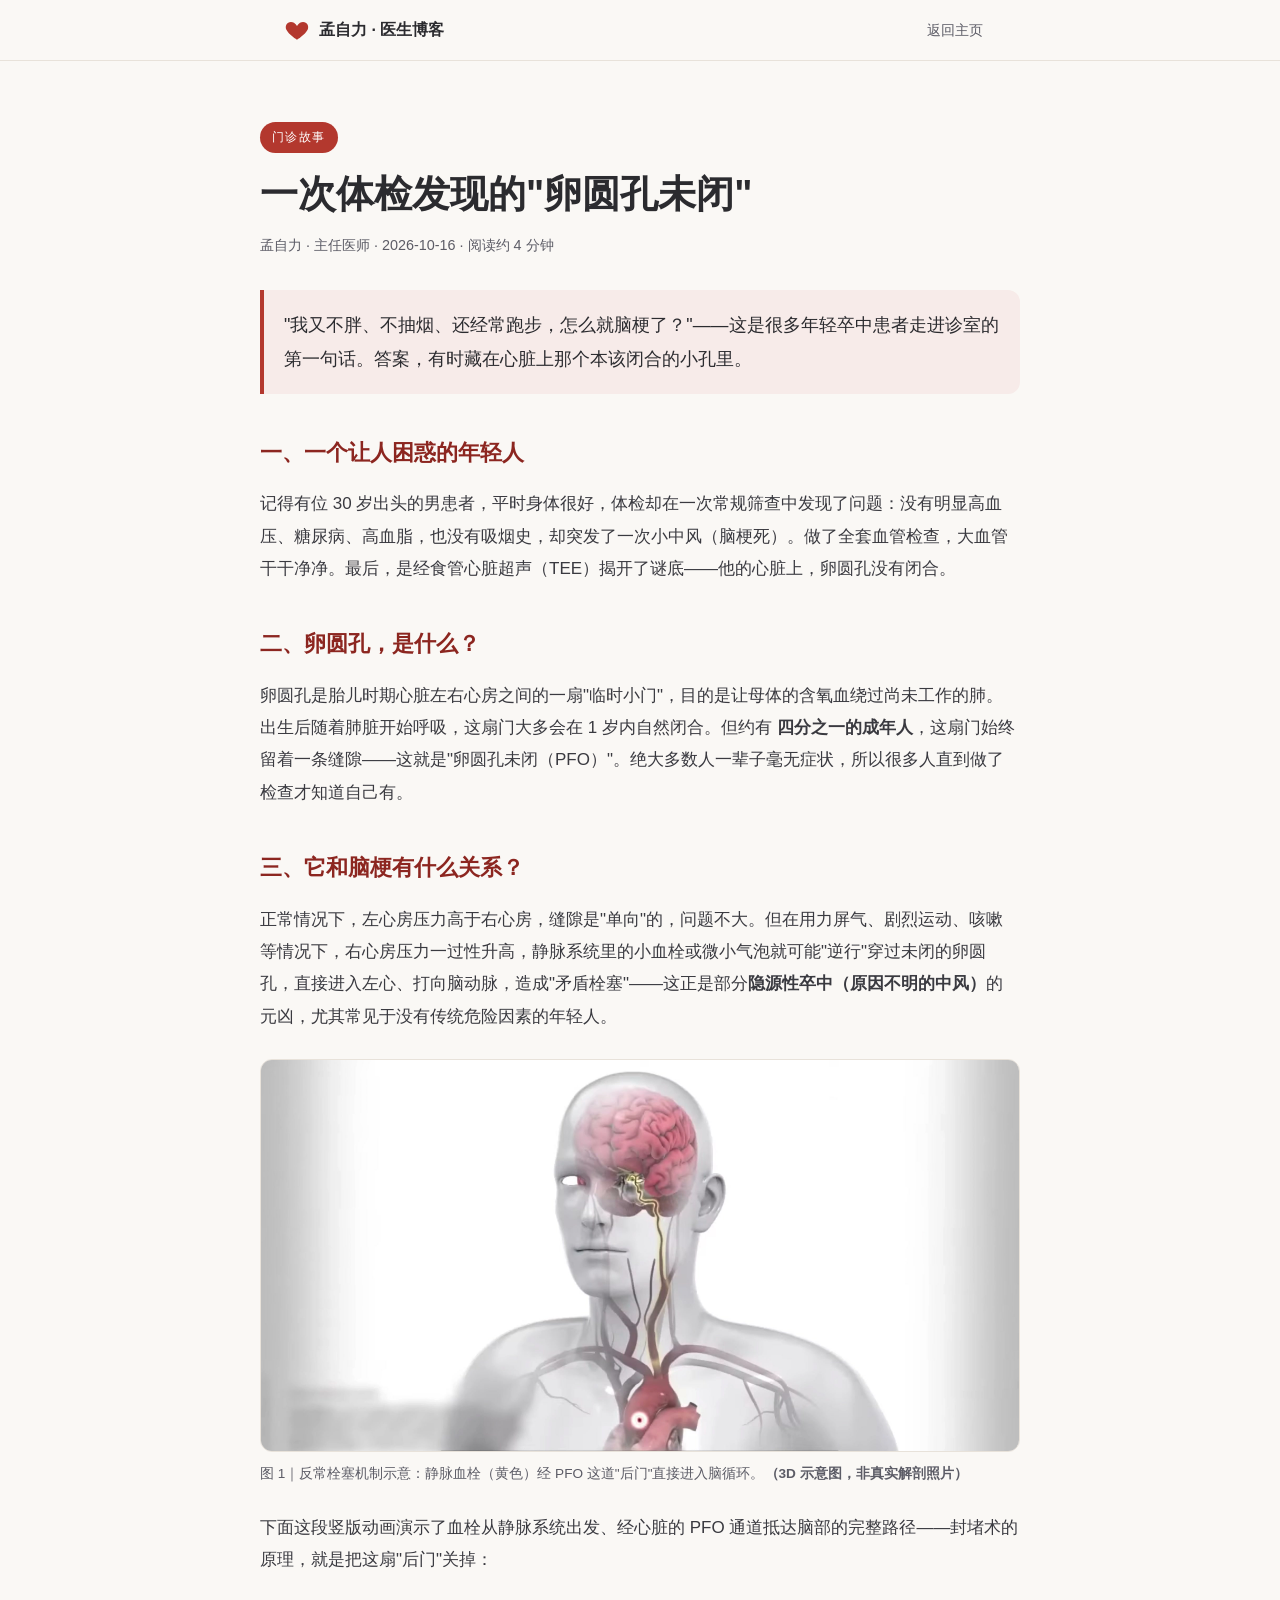
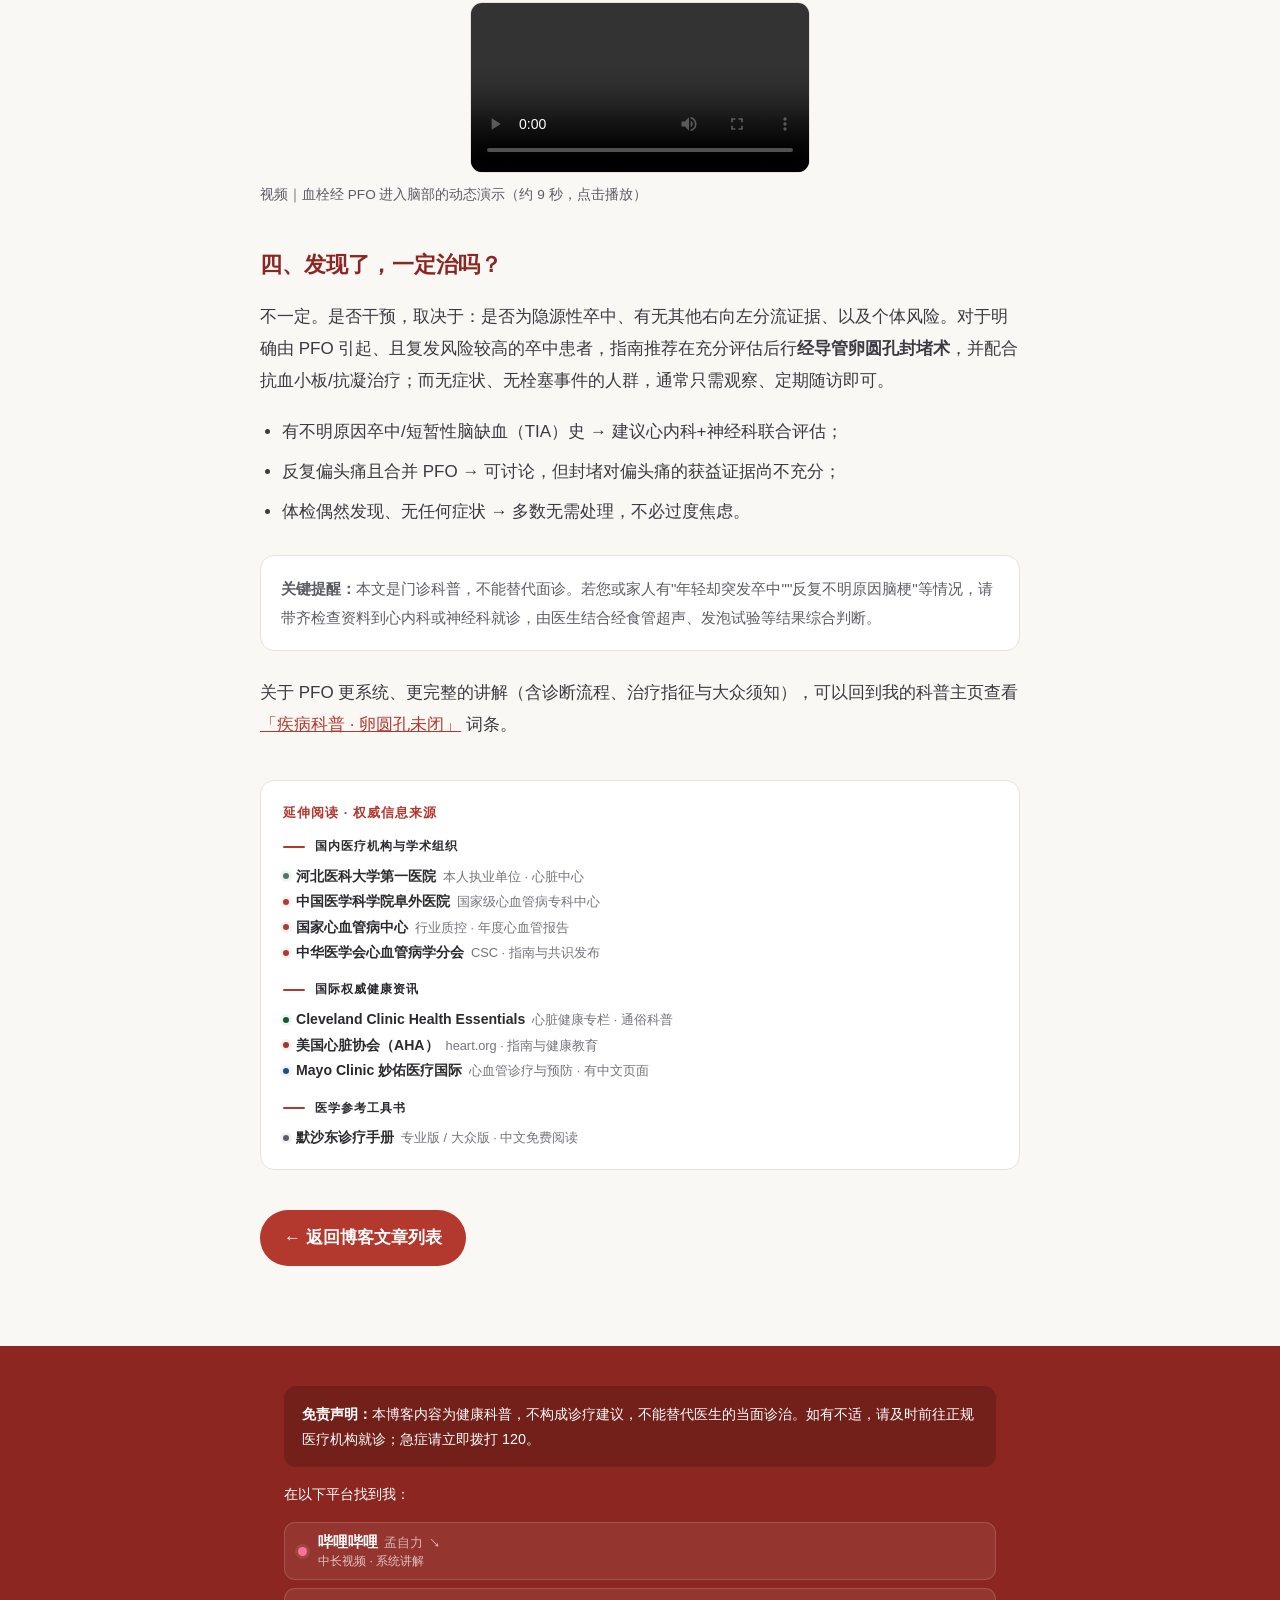
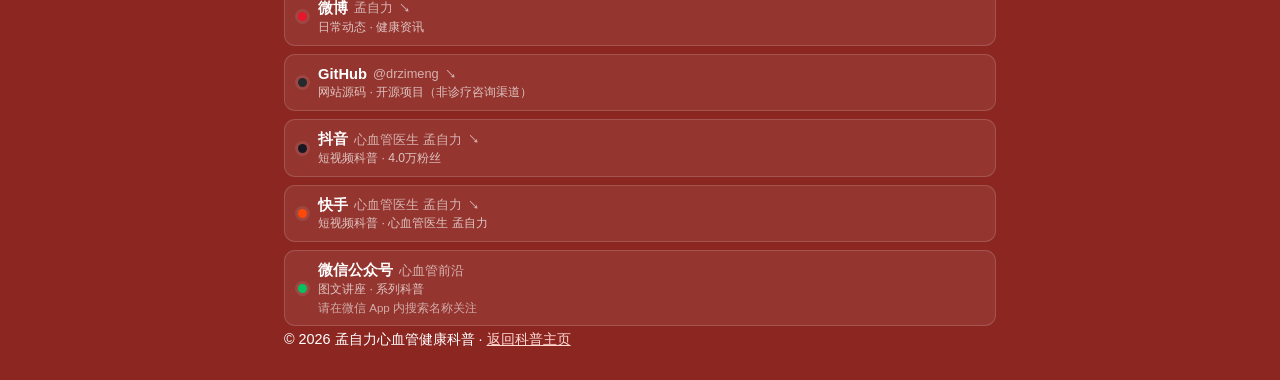
<file: blog/posts/pfo-clinic-story.html>
<!DOCTYPE html>
<html lang="zh-CN">
<head>
<meta charset="UTF-8">
<meta name="viewport" content="width=device-width, initial-scale=1.0">
<title>一次体检发现的"卵圆孔未闭" | 孟自力医生博客</title>
<meta name="description" content="一个没有明显危险因素却突发脑梗的年轻人，问题出在心脏上那个本该闭合的卵圆孔。讲清 PFO 与隐源性卒中的关系。">
<style>
:root{--crimson:#b3382e;--crimson-deep:#8c2620;--crimson-soft:#f7ebe9;--ink:#2b2b2f;--ink-soft:#5c5c66;--paper:#faf8f5;--card:#fff;--line:#e8e2da;--radius:18px}
*{margin:0;padding:0;box-sizing:border-box}
body{font-family:"PingFang SC","Hiragino Sans GB","Source Han Sans SC","Noto Sans SC","Microsoft YaHei",sans-serif;background:var(--paper);color:var(--ink);line-height:1.9;font-size:17px;-webkit-font-smoothing:antialiased}
a{color:inherit;text-decoration:none}
.wrap{max-width:760px;margin:0 auto;padding:0 24px}
.topbar{position:fixed;top:0;left:0;right:0;z-index:100;background:rgba(250,248,245,.92);backdrop-filter:blur(12px);border-bottom:1px solid var(--line)}
.topbar .wrap{display:flex;align-items:center;justify-content:space-between;height:60px}
.brand{display:flex;align-items:center;gap:9px;font-weight:700;font-size:1rem}
.brand svg{flex:none}
nav a{font-size:.9rem;color:var(--ink-soft);padding:7px 13px;border-radius:999px;transition:all .25s}
nav a:hover{color:var(--crimson);background:var(--crimson-soft)}
.hero{padding:120px 0 30px}
.tag{display:inline-block;font-size:.74rem;letter-spacing:.12em;color:#fff;background:var(--crimson);padding:4px 12px;border-radius:999px;margin-bottom:16px}
h1{font-size:clamp(1.7rem,4vw,2.4rem);line-height:1.3;font-weight:700;margin-bottom:14px}
.meta{color:var(--ink-soft);font-size:.9rem;margin-bottom:30px}
.lead{font-size:1.12rem;color:var(--ink);background:var(--crimson-soft);border-left:4px solid var(--crimson);padding:18px 20px;border-radius:0 12px 12px 0;margin-bottom:34px}
.article h2{font-size:1.4rem;margin:38px 0 14px;color:var(--crimson-deep)}
.article p{margin-bottom:18px;color:#3a3a40}
.article ul{margin:0 0 18px 22px;color:#3a3a40}
.article li{margin-bottom:8px}
.article .fig{margin:26px 0}
.article .fig img,.article .fig video{width:100%;border-radius:12px;border:1px solid var(--line);display:block;background:#fff}
.article .fig video{max-width:340px;margin:0 auto}
.article .fig figcaption{font-size:.85rem;color:var(--ink-soft);line-height:1.7;margin-top:10px}
.note{background:#fff;border:1px solid var(--line);border-radius:14px;padding:18px 20px;margin:26px 0;color:var(--ink-soft);font-size:.96rem}
.back{display:inline-flex;align-items:center;gap:8px;margin:40px 0 10px;background:var(--crimson);color:#fff;padding:12px 24px;border-radius:999px;font-weight:600}
.back:hover{background:var(--crimson-deep)}
footer{background:var(--crimson-deep);color:#fff;padding:40px 0 26px;margin-top:40px}
footer .wrap{font-size:.9rem}
footer .disc{background:rgba(0,0,0,.18);border-radius:12px;padding:16px 18px;line-height:1.7;margin-bottom:14px}
footer a.ul{color:#ffd9d4;text-decoration:underline}
</style>
</head>
<body>

<header class="topbar">
  <div class="wrap">
    <a href="../index.html" class="brand">
      <svg width="26" height="26" viewBox="0 0 24 24" fill="none"><path d="M12 21s-7.5-4.6-9.8-9.2C.6 8.3 2.6 4.5 6.4 4.5c2.2 0 3.8 1.2 4.6 2.4l1 1.4 1-1.4c.8-1.2 2.4-2.4 4.6-2.4 3.8 0 5.8 3.8 4.2 7.3C19.5 16.4 12 21 12 21z" fill="#b3382e"/></svg>
      孟自力 · 医生博客
    </a>
    <nav><a href="../index.html">返回主页</a></nav>
  </div>
</header>

<article class="hero wrap">
  <span class="tag">门诊故事</span>
  <h1>一次体检发现的"卵圆孔未闭"</h1>
  <div class="meta">孟自力 · 主任医师 · 2026-10-16 · 阅读约 4 分钟</div>
  <p class="lead">"我又不胖、不抽烟、还经常跑步，怎么就脑梗了？"——这是很多年轻卒中患者走进诊室的第一句话。答案，有时藏在心脏上那个本该闭合的小孔里。</p>

  <div class="article">
    <h2>一、一个让人困惑的年轻人</h2>
    <p>记得有位 30 岁出头的男患者，平时身体很好，体检却在一次常规筛查中发现了问题：没有明显高血压、糖尿病、高血脂，也没有吸烟史，却突发了一次小中风（脑梗死）。做了全套血管检查，大血管干干净净。最后，是经食管心脏超声（TEE）揭开了谜底——他的心脏上，卵圆孔没有闭合。</p>

    <h2>二、卵圆孔，是什么？</h2>
    <p>卵圆孔是胎儿时期心脏左右心房之间的一扇"临时小门"，目的是让母体的含氧血绕过尚未工作的肺。出生后随着肺脏开始呼吸，这扇门大多会在 1 岁内自然闭合。但约有 <strong>四分之一的成年人</strong>，这扇门始终留着一条缝隙——这就是"卵圆孔未闭（PFO）"。绝大多数人一辈子毫无症状，所以很多人直到做了检查才知道自己有。</p>

    <h2>三、它和脑梗有什么关系？</h2>
    <p>正常情况下，左心房压力高于右心房，缝隙是"单向"的，问题不大。但在用力屏气、剧烈运动、咳嗽等情况下，右心房压力一过性升高，静脉系统里的小血栓或微小气泡就可能"逆行"穿过未闭的卵圆孔，直接进入左心、打向脑动脉，造成"矛盾栓塞"——这正是部分<strong>隐源性卒中（原因不明的中风）</strong>的元凶，尤其常见于没有传统危险因素的年轻人。</p>

    <figure class="fig">
      <img src="../img/PFO-img09-反常栓塞-PFO通道.jpg" alt="PFO 反常栓塞机制示意图：静脉血栓经卵圆孔进入脑循环">
      <figcaption>图 1｜反常栓塞机制示意：静脉血栓（黄色）经 PFO 这道"后门"直接进入脑循环。<b>（3D 示意图，非真实解剖照片）</b></figcaption>
    </figure>

    <p>下面这段竖版动画演示了血栓从静脉系统出发、经心脏的 PFO 通道抵达脑部的完整路径——封堵术的原理，就是把这扇"后门"关掉：</p>

    <figure class="fig">
      <video src="../img/PFO-v04V-竖版-反常栓塞机制.mp4" controls playsinline preload="metadata"></video>
      <figcaption>视频｜血栓经 PFO 进入脑部的动态演示（约 9 秒，点击播放）</figcaption>
    </figure>

    <h2>四、发现了，一定治吗？</h2>
    <p>不一定。是否干预，取决于：是否为隐源性卒中、有无其他右向左分流证据、以及个体风险。对于明确由 PFO 引起、且复发风险较高的卒中患者，指南推荐在充分评估后行<strong>经导管卵圆孔封堵术</strong>，并配合抗血小板/抗凝治疗；而无症状、无栓塞事件的人群，通常只需观察、定期随访即可。</p>
    <ul>
      <li>有不明原因卒中/短暂性脑缺血（TIA）史 → 建议心内科+神经科联合评估；</li>
      <li>反复偏头痛且合并 PFO → 可讨论，但封堵对偏头痛的获益证据尚不充分；</li>
      <li>体检偶然发现、无任何症状 → 多数无需处理，不必过度焦虑。</li>
    </ul>

    <div class="note"><strong>关键提醒：</strong>本文是门诊科普，不能替代面诊。若您或家人有"年轻却突发卒中""反复不明原因脑梗"等情况，请带齐检查资料到心内科或神经科就诊，由医生结合经食管超声、发泡试验等结果综合判断。</div>

    <p>关于 PFO 更系统、更完整的讲解（含诊断流程、治疗指征与大众须知），可以回到我的科普主页查看 <a href="../index.html#diseases" style="color:var(--crimson);text-decoration:underline">「疾病科普 · 卵圆孔未闭」</a> 词条。</p>
  </div>

  <div class="ref-reading" style="margin-top:38px;padding:20px 22px;background:var(--card);border:1px solid var(--line);border-radius:14px">
    <p style="font-size:.8rem;font-weight:700;letter-spacing:.08em;color:var(--crimson);margin-bottom:10px">延伸阅读 · 权威信息来源</p>
    <div data-reference-links="compact"></div>
  </div>
  <a class="back" href="../blog/index.html">← 返回博客文章列表</a>
</article>

<footer>
  <div class="wrap">
    <div class="disc"><strong>免责声明：</strong>本博客内容为健康科普，不构成诊疗建议，不能替代医生的当面诊治。如有不适，请及时前往正规医疗机构就诊；急症请立即拨打 120。</div>
    <p style="margin:0 0 6px">在以下平台找到我：</p>
    <div data-social-links></div>
    <p>© 2026 孟自力心血管健康科普 · <a class="ul" href="../index.html">返回科普主页</a></p>
  </div>
</footer>

<script src="../../assets/js/social-links.js"></script>
<script src="../../assets/js/reference-links.js"></script>
</body>
</html>
</file>
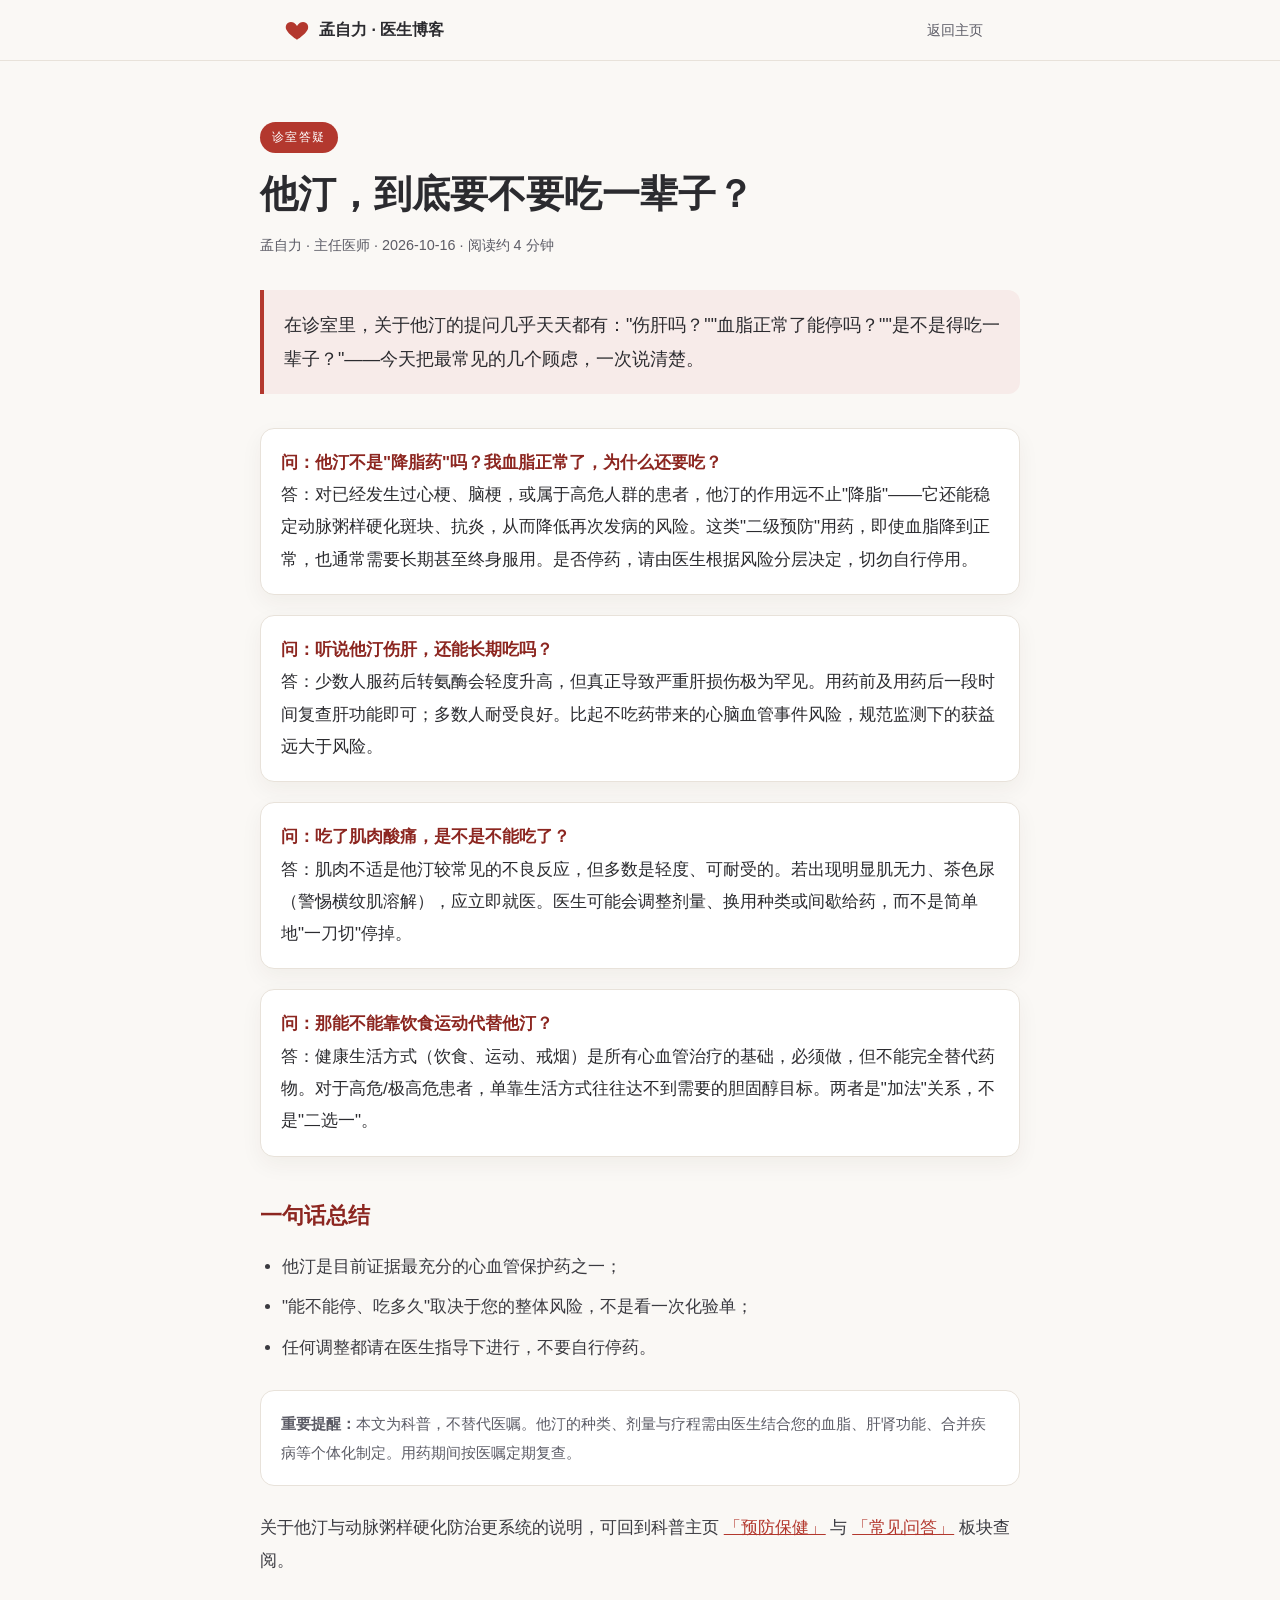
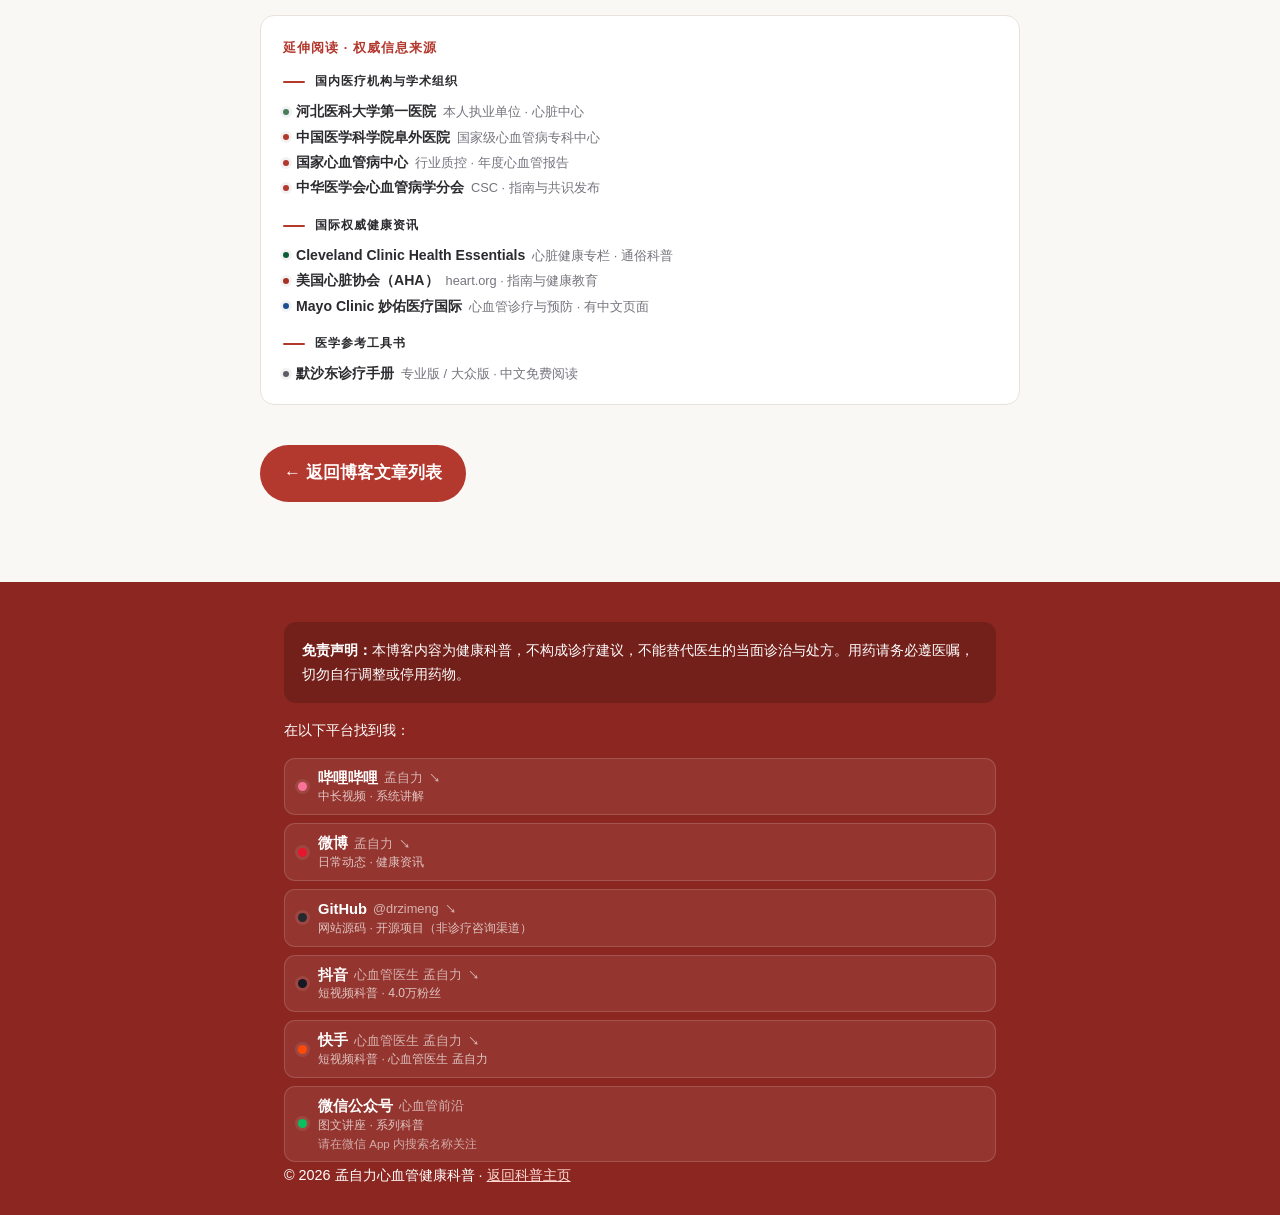
<file: blog/posts/statin-longterm.html>
<!DOCTYPE html>
<html lang="zh-CN">
<head>
<meta charset="UTF-8">
<meta name="viewport" content="width=device-width, initial-scale=1.0">
<title>他汀，到底要不要吃一辈子？ | 孟自力医生博客 · 诊室答疑</title>
<meta name="description" content="关于他汀类药物的常见顾虑：伤肝吗、能停吗、要吃多久，一次说清楚。">
<style>
:root{--crimson:#b3382e;--crimson-deep:#8c2620;--crimson-soft:#f7ebe9;--ink:#2b2b2f;--ink-soft:#5c5c66;--paper:#faf8f5;--card:#fff;--line:#e8e2da;--radius:18px}
*{margin:0;padding:0;box-sizing:border-box}
body{font-family:"PingFang SC","Hiragino Sans GB","Source Han Sans SC","Noto Sans SC","Microsoft YaHei",sans-serif;background:var(--paper);color:var(--ink);line-height:1.9;font-size:17px;-webkit-font-smoothing:antialiased}
a{color:inherit;text-decoration:none}
.wrap{max-width:760px;margin:0 auto;padding:0 24px}
.topbar{position:fixed;top:0;left:0;right:0;z-index:100;background:rgba(250,248,245,.92);backdrop-filter:blur(12px);border-bottom:1px solid var(--line)}
.topbar .wrap{display:flex;align-items:center;justify-content:space-between;height:60px}
.brand{display:flex;align-items:center;gap:9px;font-weight:700;font-size:1rem}
.brand svg{flex:none}
nav a{font-size:.9rem;color:var(--ink-soft);padding:7px 13px;border-radius:999px;transition:all .25s}
nav a:hover{color:var(--crimson);background:var(--crimson-soft)}
.hero{padding:120px 0 30px}
.tag{display:inline-block;font-size:.74rem;letter-spacing:.12em;color:#fff;background:var(--crimson);padding:4px 12px;border-radius:999px;margin-bottom:16px}
h1{font-size:clamp(1.7rem,4vw,2.4rem);line-height:1.3;font-weight:700;margin-bottom:14px}
.meta{color:var(--ink-soft);font-size:.9rem;margin-bottom:30px}
.lead{font-size:1.12rem;color:var(--ink);background:var(--crimson-soft);border-left:4px solid var(--crimson);padding:18px 20px;border-radius:0 12px 12px 0;margin-bottom:34px}
.article h2{font-size:1.4rem;margin:38px 0 14px;color:var(--crimson-deep)}
.article p{margin-bottom:18px;color:#3a3a40}
.article ul{margin:0 0 18px 22px;color:#3a3a40}
.article li{margin-bottom:8px}
.qa{background:#fff;border:1px solid var(--line);border-radius:14px;padding:18px 20px;margin:20px 0;box-shadow:0 8px 22px rgba(60,30,25,.05)}
.qa b{color:var(--crimson-deep)}
.note{background:#fff;border:1px solid var(--line);border-radius:14px;padding:18px 20px;margin:26px 0;color:var(--ink-soft);font-size:.96rem}
.back{display:inline-flex;align-items:center;gap:8px;margin:40px 0 10px;background:var(--crimson);color:#fff;padding:12px 24px;border-radius:999px;font-weight:600}
.back:hover{background:var(--crimson-deep)}
footer{background:var(--crimson-deep);color:#fff;padding:40px 0 26px;margin-top:40px}
footer .wrap{font-size:.9rem}
footer .disc{background:rgba(0,0,0,.18);border-radius:12px;padding:16px 18px;line-height:1.7;margin-bottom:14px}
footer a.ul{color:#ffd9d4;text-decoration:underline}
</style>
</head>
<body>

<header class="topbar">
  <div class="wrap">
    <a href="../index.html" class="brand">
      <svg width="26" height="26" viewBox="0 0 24 24" fill="none"><path d="M12 21s-7.5-4.6-9.8-9.2C.6 8.3 2.6 4.5 6.4 4.5c2.2 0 3.8 1.2 4.6 2.4l1 1.4 1-1.4c.8-1.2 2.4-2.4 4.6-2.4 3.8 0 5.8 3.8 4.2 7.3C19.5 16.4 12 21 12 21z" fill="#b3382e"/></svg>
      孟自力 · 医生博客
    </a>
    <nav><a href="../index.html">返回主页</a></nav>
  </div>
</header>

<article class="hero wrap">
  <span class="tag">诊室答疑</span>
  <h1>他汀，到底要不要吃一辈子？</h1>
  <div class="meta">孟自力 · 主任医师 · 2026-10-16 · 阅读约 4 分钟</div>
  <p class="lead">在诊室里，关于他汀的提问几乎天天都有："伤肝吗？""血脂正常了能停吗？""是不是得吃一辈子？"——今天把最常见的几个顾虑，一次说清楚。</p>

  <div class="article">
    <div class="qa"><b>问：他汀不是"降脂药"吗？我血脂正常了，为什么还要吃？</b><br>答：对已经发生过心梗、脑梗，或属于高危人群的患者，他汀的作用远不止"降脂"——它还能稳定动脉粥样硬化斑块、抗炎，从而降低再次发病的风险。这类"二级预防"用药，即使血脂降到正常，也通常需要长期甚至终身服用。是否停药，请由医生根据风险分层决定，切勿自行停用。</div>

    <div class="qa"><b>问：听说他汀伤肝，还能长期吃吗？</b><br>答：少数人服药后转氨酶会轻度升高，但真正导致严重肝损伤极为罕见。用药前及用药后一段时间复查肝功能即可；多数人耐受良好。比起不吃药带来的心脑血管事件风险，规范监测下的获益远大于风险。</div>

    <div class="qa"><b>问：吃了肌肉酸痛，是不是不能吃了？</b><br>答：肌肉不适是他汀较常见的不良反应，但多数是轻度、可耐受的。若出现明显肌无力、茶色尿（警惕横纹肌溶解），应立即就医。医生可能会调整剂量、换用种类或间歇给药，而不是简单地"一刀切"停掉。</div>

    <div class="qa"><b>问：那能不能靠饮食运动代替他汀？</b><br>答：健康生活方式（饮食、运动、戒烟）是所有心血管治疗的基础，必须做，但不能完全替代药物。对于高危/极高危患者，单靠生活方式往往达不到需要的胆固醇目标。两者是"加法"关系，不是"二选一"。</div>

    <h2>一句话总结</h2>
    <ul>
      <li>他汀是目前证据最充分的心血管保护药之一；</li>
      <li>"能不能停、吃多久"取决于您的整体风险，不是看一次化验单；</li>
      <li>任何调整都请在医生指导下进行，不要自行停药。</li>
    </ul>

    <div class="note"><strong>重要提醒：</strong>本文为科普，不替代医嘱。他汀的种类、剂量与疗程需由医生结合您的血脂、肝肾功能、合并疾病等个体化制定。用药期间按医嘱定期复查。</div>

    <p>关于他汀与动脉粥样硬化防治更系统的说明，可回到科普主页 <a href="../index.html#prevent" style="color:var(--crimson);text-decoration:underline">「预防保健」</a> 与 <a href="../index.html#faq" style="color:var(--crimson);text-decoration:underline">「常见问答」</a> 板块查阅。</p>
  </div>

  <div class="ref-reading" style="margin-top:38px;padding:20px 22px;background:var(--card);border:1px solid var(--line);border-radius:14px">
    <p style="font-size:.8rem;font-weight:700;letter-spacing:.08em;color:var(--crimson);margin-bottom:10px">延伸阅读 · 权威信息来源</p>
    <div data-reference-links="compact"></div>
  </div>
  <a class="back" href="../blog/index.html">← 返回博客文章列表</a>
</article>

<footer>
  <div class="wrap">
    <div class="disc"><strong>免责声明：</strong>本博客内容为健康科普，不构成诊疗建议，不能替代医生的当面诊治与处方。用药请务必遵医嘱，切勿自行调整或停用药物。</div>
    <p style="margin:0 0 6px">在以下平台找到我：</p>
    <div data-social-links></div>
    <p>© 2026 孟自力心血管健康科普 · <a class="ul" href="../index.html">返回科普主页</a></p>
  </div>
</footer>

<script src="../../assets/js/social-links.js"></script>
<script src="../../assets/js/reference-links.js"></script>
</body>
</html>
</file>
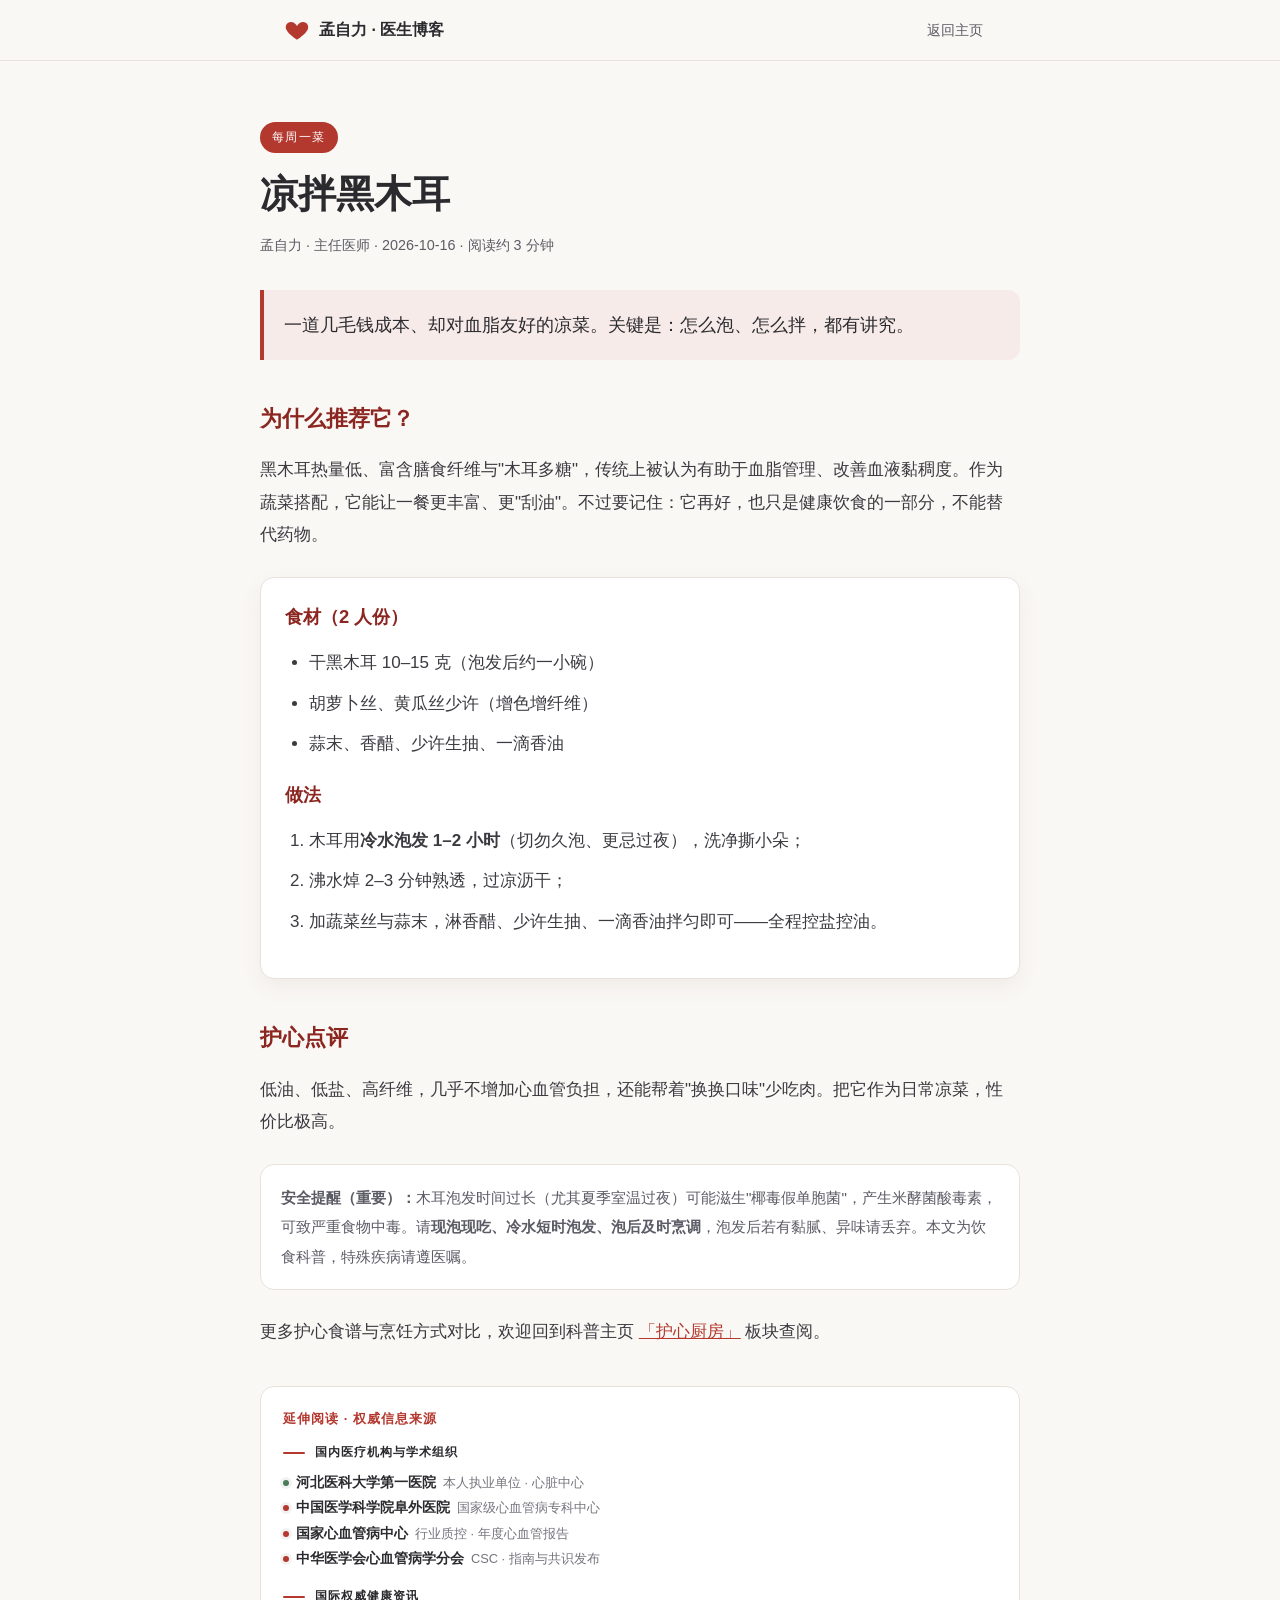
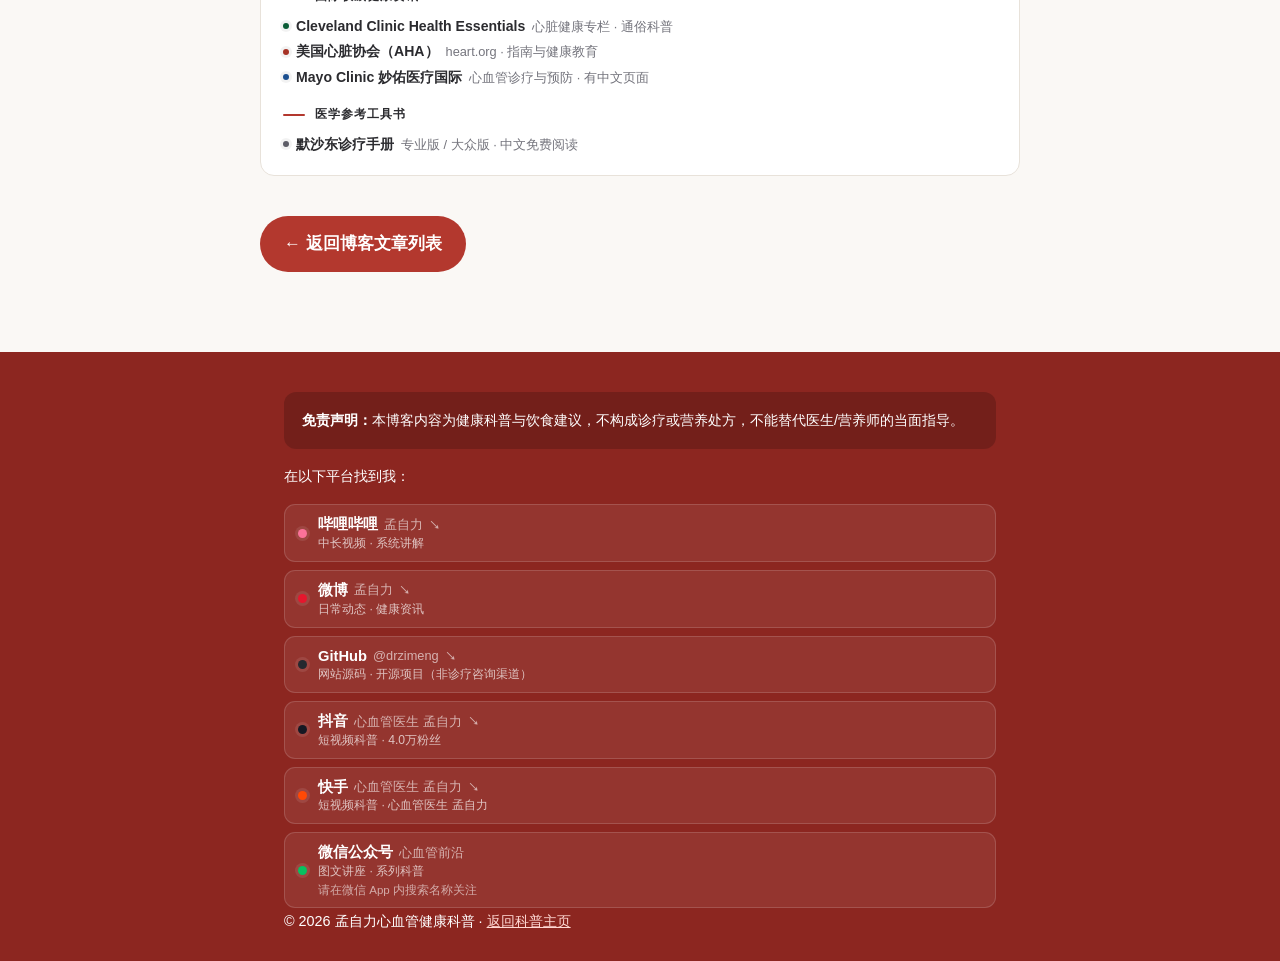
<file: blog/posts/weekly-black-fungus.html>
<!DOCTYPE html>
<html lang="zh-CN">
<head>
<meta charset="UTF-8">
<meta name="viewport" content="width=device-width, initial-scale=1.0">
<title>每周一菜：凉拌黑木耳 | 孟自力医生博客 · 护心厨房</title>
<meta name="description" content="黑木耳低热量、富含膳食纤维与木耳多糖，是心血管友好的凉拌菜；注意泡发安全。">
<style>
:root{--crimson:#b3382e;--crimson-deep:#8c2620;--crimson-soft:#f7ebe9;--ink:#2b2b2f;--ink-soft:#5c5c66;--paper:#faf8f5;--card:#fff;--line:#e8e2da;--radius:18px}
*{margin:0;padding:0;box-sizing:border-box}
body{font-family:"PingFang SC","Hiragino Sans GB","Source Han Sans SC","Noto Sans SC","Microsoft YaHei",sans-serif;background:var(--paper);color:var(--ink);line-height:1.9;font-size:17px;-webkit-font-smoothing:antialiased}
a{color:inherit;text-decoration:none}
.wrap{max-width:760px;margin:0 auto;padding:0 24px}
.topbar{position:fixed;top:0;left:0;right:0;z-index:100;background:rgba(250,248,245,.92);backdrop-filter:blur(12px);border-bottom:1px solid var(--line)}
.topbar .wrap{display:flex;align-items:center;justify-content:space-between;height:60px}
.brand{display:flex;align-items:center;gap:9px;font-weight:700;font-size:1rem}
.brand svg{flex:none}
nav a{font-size:.9rem;color:var(--ink-soft);padding:7px 13px;border-radius:999px;transition:all .25s}
nav a:hover{color:var(--crimson);background:var(--crimson-soft)}
.hero{padding:120px 0 30px}
.tag{display:inline-block;font-size:.74rem;letter-spacing:.12em;color:#fff;background:var(--crimson);padding:4px 12px;border-radius:999px;margin-bottom:16px}
h1{font-size:clamp(1.7rem,4vw,2.4rem);line-height:1.3;font-weight:700;margin-bottom:14px}
.meta{color:var(--ink-soft);font-size:.9rem;margin-bottom:30px}
.lead{font-size:1.12rem;color:var(--ink);background:var(--crimson-soft);border-left:4px solid var(--crimson);padding:18px 20px;border-radius:0 12px 12px 0;margin-bottom:34px}
.article h2{font-size:1.4rem;margin:38px 0 14px;color:var(--crimson-deep)}
.article p{margin-bottom:18px;color:#3a3a40}
.article ul,.article ol{margin:0 0 18px 24px;color:#3a3a40}
.article li{margin-bottom:8px}
.recipe{background:#fff;border:1px solid var(--line);border-radius:14px;padding:22px 24px;margin:26px 0;box-shadow:0 8px 22px rgba(60,30,25,.06)}
.recipe h3{font-size:1.15rem;color:var(--crimson-deep);margin-bottom:12px}
.note{background:#fff;border:1px solid var(--line);border-radius:14px;padding:18px 20px;margin:26px 0;color:var(--ink-soft);font-size:.96rem}
.back{display:inline-flex;align-items:center;gap:8px;margin:40px 0 10px;background:var(--crimson);color:#fff;padding:12px 24px;border-radius:999px;font-weight:600}
.back:hover{background:var(--crimson-deep)}
footer{background:var(--crimson-deep);color:#fff;padding:40px 0 26px;margin-top:40px}
footer .wrap{font-size:.9rem}
footer .disc{background:rgba(0,0,0,.18);border-radius:12px;padding:16px 18px;line-height:1.7;margin-bottom:14px}
footer a.ul{color:#ffd9d4;text-decoration:underline}
</style>
</head>
<body>

<header class="topbar">
  <div class="wrap">
    <a href="../index.html" class="brand">
      <svg width="26" height="26" viewBox="0 0 24 24" fill="none"><path d="M12 21s-7.5-4.6-9.8-9.2C.6 8.3 2.6 4.5 6.4 4.5c2.2 0 3.8 1.2 4.6 2.4l1 1.4 1-1.4c.8-1.2 2.4-2.4 4.6-2.4 3.8 0 5.8 3.8 4.2 7.3C19.5 16.4 12 21 12 21z" fill="#b3382e"/></svg>
      孟自力 · 医生博客
    </a>
    <nav><a href="../index.html">返回主页</a></nav>
  </div>
</header>

<article class="hero wrap">
  <span class="tag">每周一菜</span>
  <h1>凉拌黑木耳</h1>
  <div class="meta">孟自力 · 主任医师 · 2026-10-16 · 阅读约 3 分钟</div>
  <p class="lead">一道几毛钱成本、却对血脂友好的凉菜。关键是：怎么泡、怎么拌，都有讲究。</p>

  <div class="article">
    <h2>为什么推荐它？</h2>
    <p>黑木耳热量低、富含膳食纤维与"木耳多糖"，传统上被认为有助于血脂管理、改善血液黏稠度。作为蔬菜搭配，它能让一餐更丰富、更"刮油"。不过要记住：它再好，也只是健康饮食的一部分，不能替代药物。</p>

    <div class="recipe">
      <h3>食材（2 人份）</h3>
      <ul>
        <li>干黑木耳 10–15 克（泡发后约一小碗）</li>
        <li>胡萝卜丝、黄瓜丝少许（增色增纤维）</li>
        <li>蒜末、香醋、少许生抽、一滴香油</li>
      </ul>
      <h3>做法</h3>
      <ol>
        <li>木耳用<strong>冷水泡发 1–2 小时</strong>（切勿久泡、更忌过夜），洗净撕小朵；</li>
        <li>沸水焯 2–3 分钟熟透，过凉沥干；</li>
        <li>加蔬菜丝与蒜末，淋香醋、少许生抽、一滴香油拌匀即可——全程控盐控油。</li>
      </ol>
    </div>

    <h2>护心点评</h2>
    <p>低油、低盐、高纤维，几乎不增加心血管负担，还能帮着"换换口味"少吃肉。把它作为日常凉菜，性价比极高。</p>

    <div class="note"><strong>安全提醒（重要）：</strong>木耳泡发时间过长（尤其夏季室温过夜）可能滋生"椰毒假单胞菌"，产生米酵菌酸毒素，可致严重食物中毒。请<strong>现泡现吃、冷水短时泡发、泡后及时烹调</strong>，泡发后若有黏腻、异味请丢弃。本文为饮食科普，特殊疾病请遵医嘱。</div>

    <p>更多护心食谱与烹饪方式对比，欢迎回到科普主页 <a href="../index.html#kitchen" style="color:var(--crimson);text-decoration:underline">「护心厨房」</a> 板块查阅。</p>
  </div>

  <div class="ref-reading" style="margin-top:38px;padding:20px 22px;background:var(--card);border:1px solid var(--line);border-radius:14px">
    <p style="font-size:.8rem;font-weight:700;letter-spacing:.08em;color:var(--crimson);margin-bottom:10px">延伸阅读 · 权威信息来源</p>
    <div data-reference-links="compact"></div>
  </div>
  <a class="back" href="../blog/index.html">← 返回博客文章列表</a>
</article>

<footer>
  <div class="wrap">
    <div class="disc"><strong>免责声明：</strong>本博客内容为健康科普与饮食建议，不构成诊疗或营养处方，不能替代医生/营养师的当面指导。</div>
    <p style="margin:0 0 6px">在以下平台找到我：</p>
    <div data-social-links></div>
    <p>© 2026 孟自力心血管健康科普 · <a class="ul" href="../index.html">返回科普主页</a></p>
  </div>
</footer>

<script src="../../assets/js/social-links.js"></script>
<script src="../../assets/js/reference-links.js"></script>
</body>
</html>
</file>
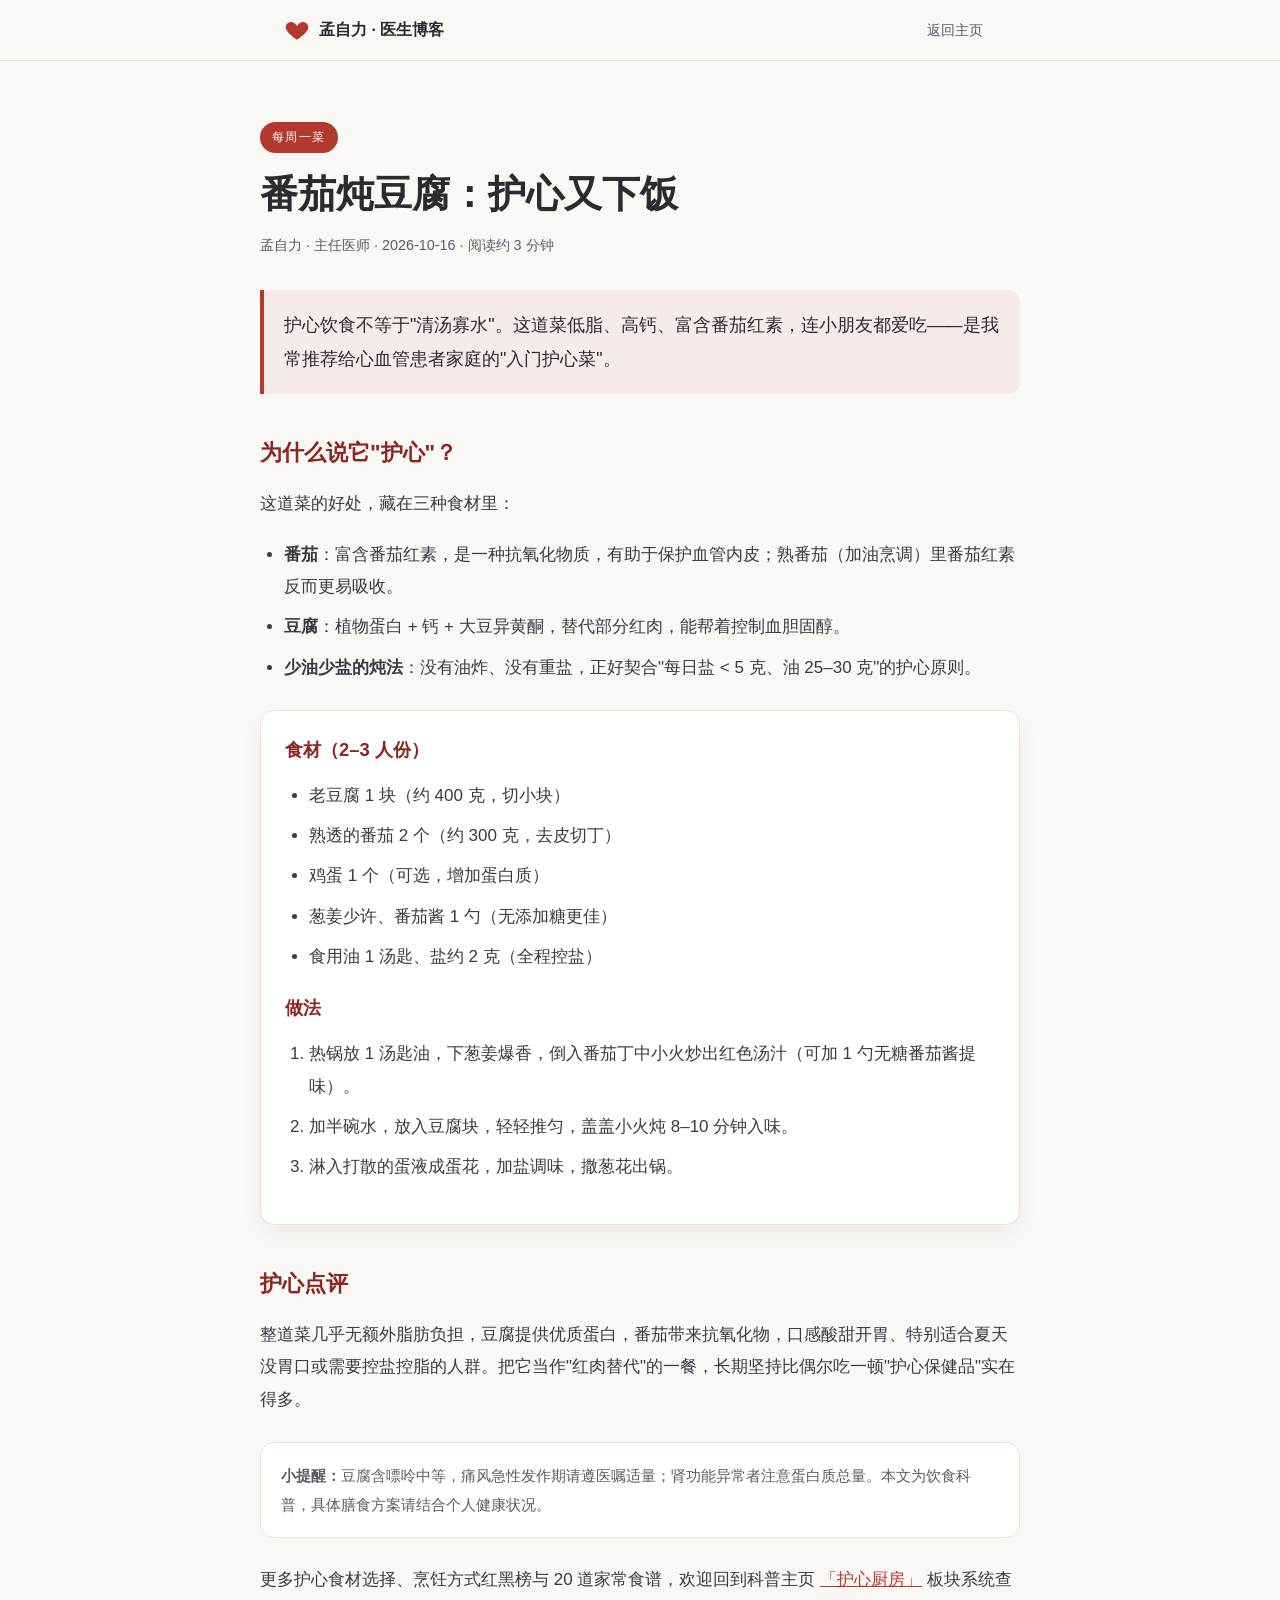
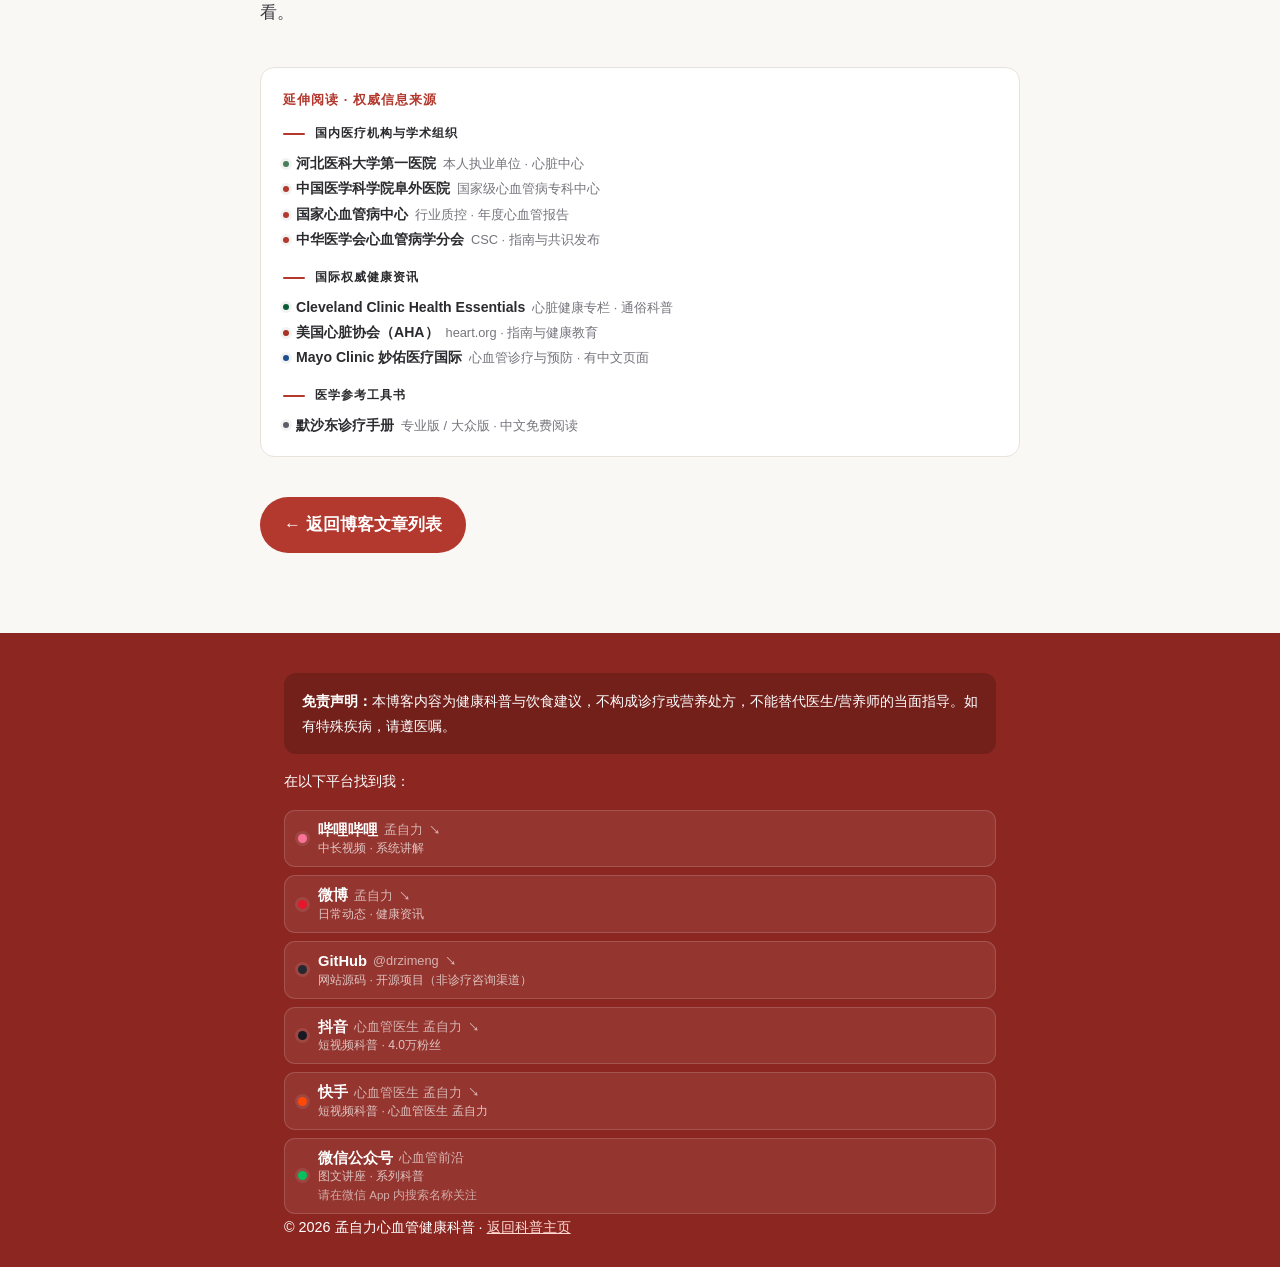
<file: blog/posts/weekly-dish-tofu-tomato.html>
<!DOCTYPE html>
<html lang="zh-CN">
<head>
<meta charset="UTF-8">
<meta name="viewport" content="width=device-width, initial-scale=1.0">
<title>番茄炖豆腐：护心又下饭 | 孟自力医生博客 · 每周一菜</title>
<meta name="description" content="低脂、高钙、富含番茄红素的一道护心家常菜，做法零失败，适合全家人长期吃。">
<style>
:root{--crimson:#b3382e;--crimson-deep:#8c2620;--crimson-soft:#f7ebe9;--ink:#2b2b2f;--ink-soft:#5c5c66;--paper:#faf8f5;--card:#fff;--line:#e8e2da;--radius:18px}
*{margin:0;padding:0;box-sizing:border-box}
body{font-family:"PingFang SC","Hiragino Sans GB","Source Han Sans SC","Noto Sans SC","Microsoft YaHei",sans-serif;background:var(--paper);color:var(--ink);line-height:1.9;font-size:17px;-webkit-font-smoothing:antialiased}
a{color:inherit;text-decoration:none}
.wrap{max-width:760px;margin:0 auto;padding:0 24px}
.topbar{position:fixed;top:0;left:0;right:0;z-index:100;background:rgba(250,248,245,.92);backdrop-filter:blur(12px);border-bottom:1px solid var(--line)}
.topbar .wrap{display:flex;align-items:center;justify-content:space-between;height:60px}
.brand{display:flex;align-items:center;gap:9px;font-weight:700;font-size:1rem}
.brand svg{flex:none}
nav a{font-size:.9rem;color:var(--ink-soft);padding:7px 13px;border-radius:999px;transition:all .25s}
nav a:hover{color:var(--crimson);background:var(--crimson-soft)}
.hero{padding:120px 0 30px}
.tag{display:inline-block;font-size:.74rem;letter-spacing:.12em;color:#fff;background:var(--crimson);padding:4px 12px;border-radius:999px;margin-bottom:16px}
h1{font-size:clamp(1.7rem,4vw,2.4rem);line-height:1.3;font-weight:700;margin-bottom:14px}
.meta{color:var(--ink-soft);font-size:.9rem;margin-bottom:30px}
.lead{font-size:1.12rem;color:var(--ink);background:var(--crimson-soft);border-left:4px solid var(--crimson);padding:18px 20px;border-radius:0 12px 12px 0;margin-bottom:34px}
.article h2{font-size:1.4rem;margin:38px 0 14px;color:var(--crimson-deep)}
.article p{margin-bottom:18px;color:#3a3a40}
.article ul,.article ol{margin:0 0 18px 24px;color:#3a3a40}
.article li{margin-bottom:8px}
.recipe{background:#fff;border:1px solid var(--line);border-radius:14px;padding:22px 24px;margin:26px 0;box-shadow:0 8px 22px rgba(60,30,25,.06)}
.recipe h3{font-size:1.15rem;color:var(--crimson-deep);margin-bottom:12px}
.note{background:#fff;border:1px solid var(--line);border-radius:14px;padding:18px 20px;margin:26px 0;color:var(--ink-soft);font-size:.96rem}
.back{display:inline-flex;align-items:center;gap:8px;margin:40px 0 10px;background:var(--crimson);color:#fff;padding:12px 24px;border-radius:999px;font-weight:600}
.back:hover{background:var(--crimson-deep)}
footer{background:var(--crimson-deep);color:#fff;padding:40px 0 26px;margin-top:40px}
footer .wrap{font-size:.9rem}
footer .disc{background:rgba(0,0,0,.18);border-radius:12px;padding:16px 18px;line-height:1.7;margin-bottom:14px}
footer a.ul{color:#ffd9d4;text-decoration:underline}
</style>
</head>
<body>

<header class="topbar">
  <div class="wrap">
    <a href="../index.html" class="brand">
      <svg width="26" height="26" viewBox="0 0 24 24" fill="none"><path d="M12 21s-7.5-4.6-9.8-9.2C.6 8.3 2.6 4.5 6.4 4.5c2.2 0 3.8 1.2 4.6 2.4l1 1.4 1-1.4c.8-1.2 2.4-2.4 4.6-2.4 3.8 0 5.8 3.8 4.2 7.3C19.5 16.4 12 21 12 21z" fill="#b3382e"/></svg>
      孟自力 · 医生博客
    </a>
    <nav><a href="../index.html">返回主页</a></nav>
  </div>
</header>

<article class="hero wrap">
  <span class="tag">每周一菜</span>
  <h1>番茄炖豆腐：护心又下饭</h1>
  <div class="meta">孟自力 · 主任医师 · 2026-10-16 · 阅读约 3 分钟</div>
  <p class="lead">护心饮食不等于"清汤寡水"。这道菜低脂、高钙、富含番茄红素，连小朋友都爱吃——是我常推荐给心血管患者家庭的"入门护心菜"。</p>

  <div class="article">
    <h2>为什么说它"护心"？</h2>
    <p>这道菜的好处，藏在三种食材里：</p>
    <ul>
      <li><strong>番茄</strong>：富含番茄红素，是一种抗氧化物质，有助于保护血管内皮；熟番茄（加油烹调）里番茄红素反而更易吸收。</li>
      <li><strong>豆腐</strong>：植物蛋白 + 钙 + 大豆异黄酮，替代部分红肉，能帮着控制血胆固醇。</li>
      <li><strong>少油少盐的炖法</strong>：没有油炸、没有重盐，正好契合"每日盐 &lt; 5 克、油 25–30 克"的护心原则。</li>
    </ul>

    <div class="recipe">
      <h3>食材（2–3 人份）</h3>
      <ul>
        <li>老豆腐 1 块（约 400 克，切小块）</li>
        <li>熟透的番茄 2 个（约 300 克，去皮切丁）</li>
        <li>鸡蛋 1 个（可选，增加蛋白质）</li>
        <li>葱姜少许、番茄酱 1 勺（无添加糖更佳）</li>
        <li>食用油 1 汤匙、盐约 2 克（全程控盐）</li>
      </ul>
      <h3>做法</h3>
      <ol>
        <li>热锅放 1 汤匙油，下葱姜爆香，倒入番茄丁中小火炒出红色汤汁（可加 1 勺无糖番茄酱提味）。</li>
        <li>加半碗水，放入豆腐块，轻轻推匀，盖盖小火炖 8–10 分钟入味。</li>
        <li>淋入打散的蛋液成蛋花，加盐调味，撒葱花出锅。</li>
      </ol>
    </div>

    <h2>护心点评</h2>
    <p>整道菜几乎无额外脂肪负担，豆腐提供优质蛋白，番茄带来抗氧化物，口感酸甜开胃、特别适合夏天没胃口或需要控盐控脂的人群。把它当作"红肉替代"的一餐，长期坚持比偶尔吃一顿"护心保健品"实在得多。</p>

    <div class="note"><strong>小提醒：</strong>豆腐含嘌呤中等，痛风急性发作期请遵医嘱适量；肾功能异常者注意蛋白质总量。本文为饮食科普，具体膳食方案请结合个人健康状况。</div>

    <p>更多护心食材选择、烹饪方式红黑榜与 20 道家常食谱，欢迎回到科普主页 <a href="../index.html#kitchen" style="color:var(--crimson);text-decoration:underline">「护心厨房」</a> 板块系统查看。</p>
  </div>

  <div class="ref-reading" style="margin-top:38px;padding:20px 22px;background:var(--card);border:1px solid var(--line);border-radius:14px">
    <p style="font-size:.8rem;font-weight:700;letter-spacing:.08em;color:var(--crimson);margin-bottom:10px">延伸阅读 · 权威信息来源</p>
    <div data-reference-links="compact"></div>
  </div>
  <a class="back" href="../blog/index.html">← 返回博客文章列表</a>
</article>

<footer>
  <div class="wrap">
    <div class="disc"><strong>免责声明：</strong>本博客内容为健康科普与饮食建议，不构成诊疗或营养处方，不能替代医生/营养师的当面指导。如有特殊疾病，请遵医嘱。</div>
    <p style="margin:0 0 6px">在以下平台找到我：</p>
    <div data-social-links></div>
    <p>© 2026 孟自力心血管健康科普 · <a class="ul" href="../index.html">返回科普主页</a></p>
  </div>
</footer>

<script src="../../assets/js/social-links.js"></script>
<script src="../../assets/js/reference-links.js"></script>
</body>
</html>
</file>
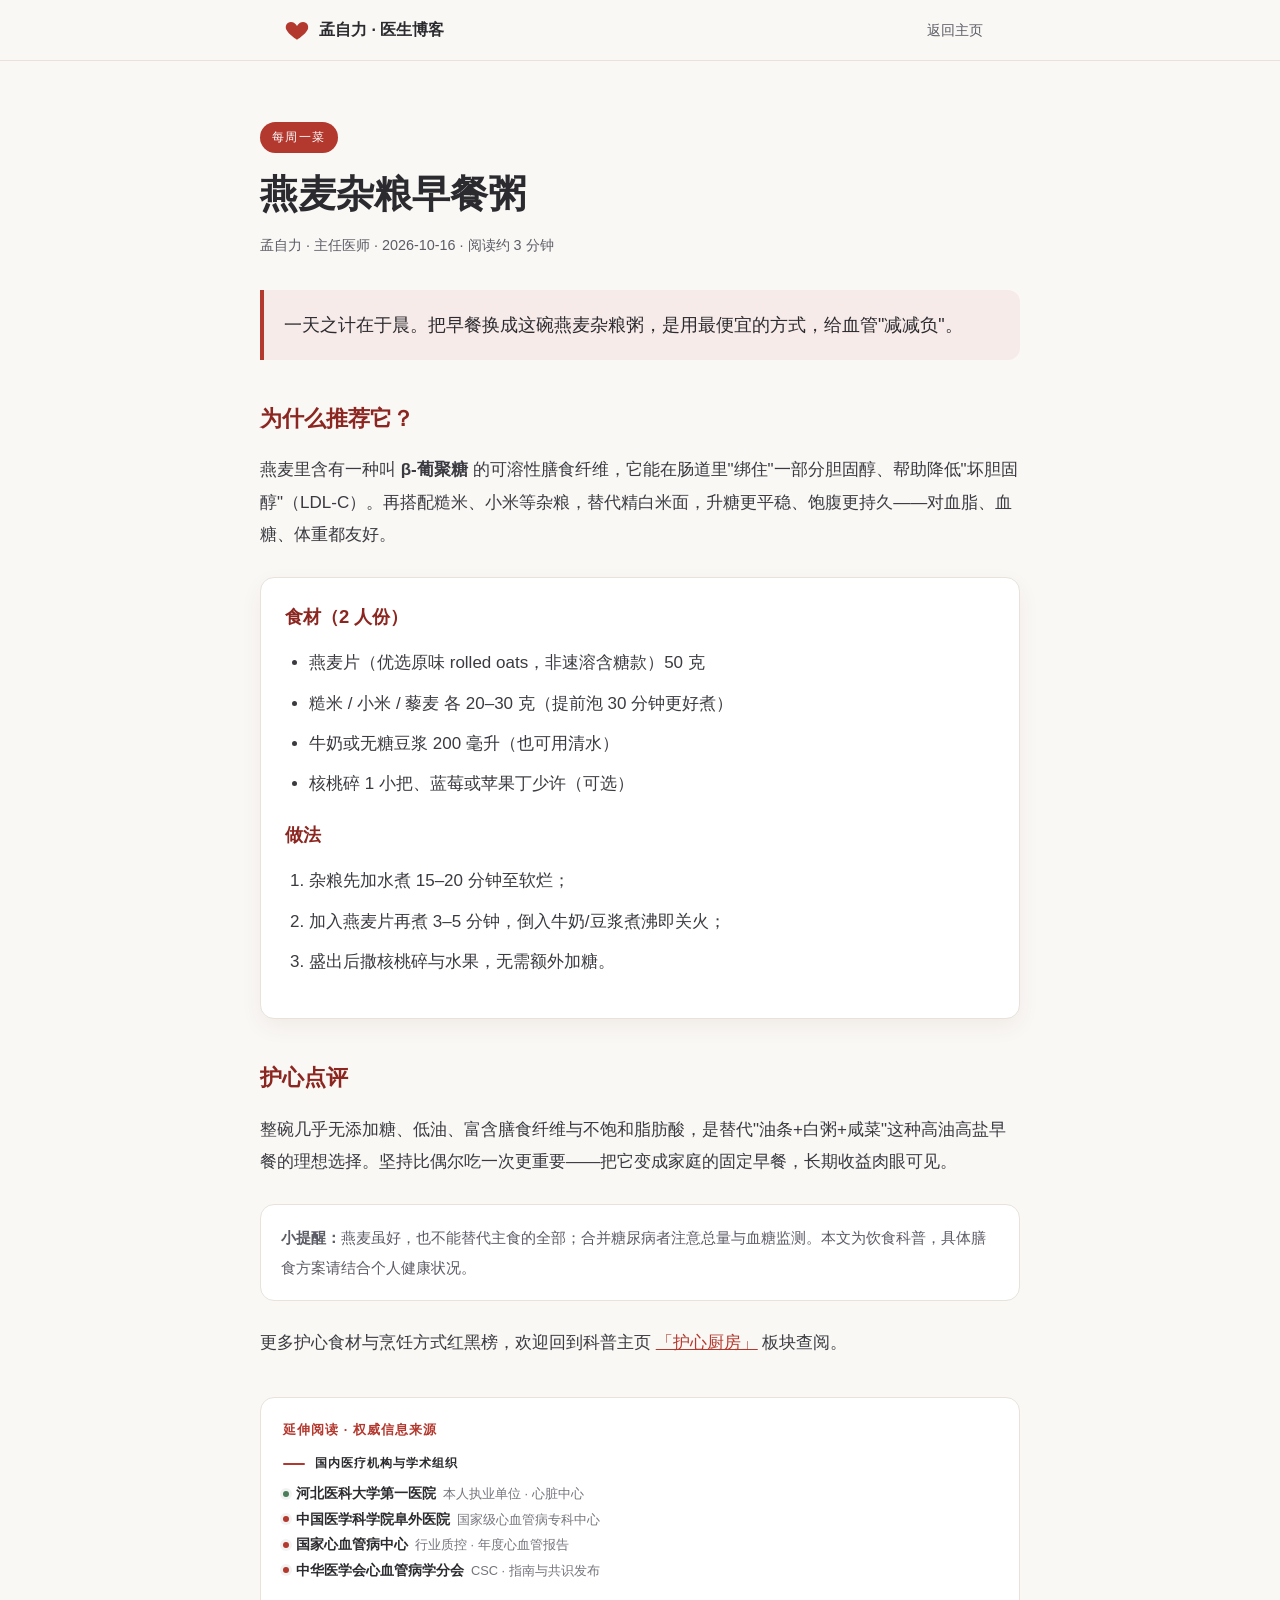
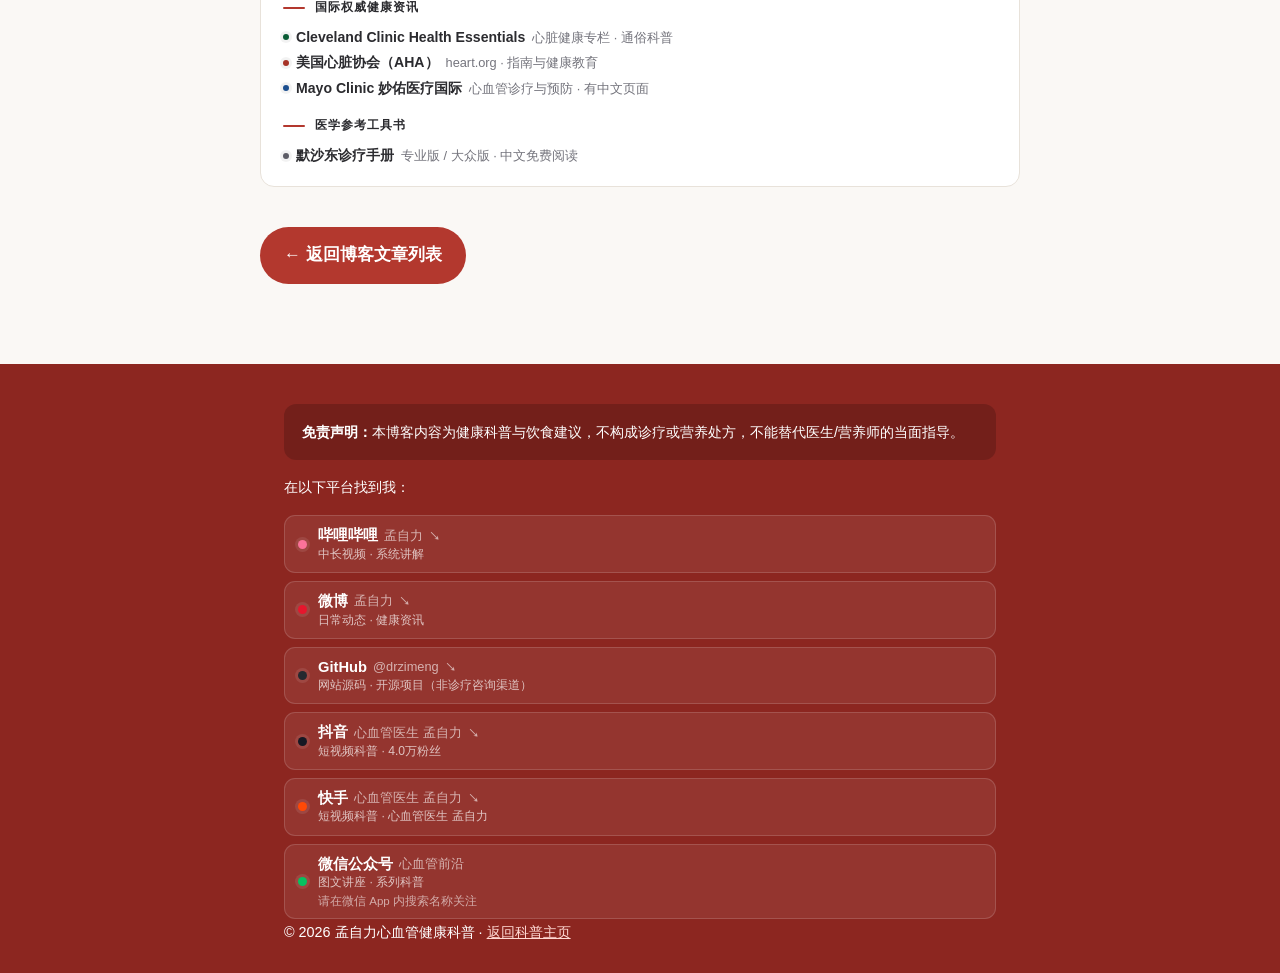
<file: blog/posts/weekly-oats-porridge.html>
<!DOCTYPE html>
<html lang="zh-CN">
<head>
<meta charset="UTF-8">
<meta name="viewport" content="width=device-width, initial-scale=1.0">
<title>每周一菜：燕麦杂粮早餐粥 | 孟自力医生博客 · 护心厨房</title>
<meta name="description" content="燕麦富含可溶性膳食纤维β-葡聚糖，有助降低坏胆固醇。一道适合全家的心血管友好早餐。">
<style>
:root{--crimson:#b3382e;--crimson-deep:#8c2620;--crimson-soft:#f7ebe9;--ink:#2b2b2f;--ink-soft:#5c5c66;--paper:#faf8f5;--card:#fff;--line:#e8e2da;--radius:18px}
*{margin:0;padding:0;box-sizing:border-box}
body{font-family:"PingFang SC","Hiragino Sans GB","Source Han Sans SC","Noto Sans SC","Microsoft YaHei",sans-serif;background:var(--paper);color:var(--ink);line-height:1.9;font-size:17px;-webkit-font-smoothing:antialiased}
a{color:inherit;text-decoration:none}
.wrap{max-width:760px;margin:0 auto;padding:0 24px}
.topbar{position:fixed;top:0;left:0;right:0;z-index:100;background:rgba(250,248,245,.92);backdrop-filter:blur(12px);border-bottom:1px solid var(--line)}
.topbar .wrap{display:flex;align-items:center;justify-content:space-between;height:60px}
.brand{display:flex;align-items:center;gap:9px;font-weight:700;font-size:1rem}
.brand svg{flex:none}
nav a{font-size:.9rem;color:var(--ink-soft);padding:7px 13px;border-radius:999px;transition:all .25s}
nav a:hover{color:var(--crimson);background:var(--crimson-soft)}
.hero{padding:120px 0 30px}
.tag{display:inline-block;font-size:.74rem;letter-spacing:.12em;color:#fff;background:var(--crimson);padding:4px 12px;border-radius:999px;margin-bottom:16px}
h1{font-size:clamp(1.7rem,4vw,2.4rem);line-height:1.3;font-weight:700;margin-bottom:14px}
.meta{color:var(--ink-soft);font-size:.9rem;margin-bottom:30px}
.lead{font-size:1.12rem;color:var(--ink);background:var(--crimson-soft);border-left:4px solid var(--crimson);padding:18px 20px;border-radius:0 12px 12px 0;margin-bottom:34px}
.article h2{font-size:1.4rem;margin:38px 0 14px;color:var(--crimson-deep)}
.article p{margin-bottom:18px;color:#3a3a40}
.article ul,.article ol{margin:0 0 18px 24px;color:#3a3a40}
.article li{margin-bottom:8px}
.recipe{background:#fff;border:1px solid var(--line);border-radius:14px;padding:22px 24px;margin:26px 0;box-shadow:0 8px 22px rgba(60,30,25,.06)}
.recipe h3{font-size:1.15rem;color:var(--crimson-deep);margin-bottom:12px}
.note{background:#fff;border:1px solid var(--line);border-radius:14px;padding:18px 20px;margin:26px 0;color:var(--ink-soft);font-size:.96rem}
.back{display:inline-flex;align-items:center;gap:8px;margin:40px 0 10px;background:var(--crimson);color:#fff;padding:12px 24px;border-radius:999px;font-weight:600}
.back:hover{background:var(--crimson-deep)}
footer{background:var(--crimson-deep);color:#fff;padding:40px 0 26px;margin-top:40px}
footer .wrap{font-size:.9rem}
footer .disc{background:rgba(0,0,0,.18);border-radius:12px;padding:16px 18px;line-height:1.7;margin-bottom:14px}
footer a.ul{color:#ffd9d4;text-decoration:underline}
</style>
</head>
<body>

<header class="topbar">
  <div class="wrap">
    <a href="../index.html" class="brand">
      <svg width="26" height="26" viewBox="0 0 24 24" fill="none"><path d="M12 21s-7.5-4.6-9.8-9.2C.6 8.3 2.6 4.5 6.4 4.5c2.2 0 3.8 1.2 4.6 2.4l1 1.4 1-1.4c.8-1.2 2.4-2.4 4.6-2.4 3.8 0 5.8 3.8 4.2 7.3C19.5 16.4 12 21 12 21z" fill="#b3382e"/></svg>
      孟自力 · 医生博客
    </a>
    <nav><a href="../index.html">返回主页</a></nav>
  </div>
</header>

<article class="hero wrap">
  <span class="tag">每周一菜</span>
  <h1>燕麦杂粮早餐粥</h1>
  <div class="meta">孟自力 · 主任医师 · 2026-10-16 · 阅读约 3 分钟</div>
  <p class="lead">一天之计在于晨。把早餐换成这碗燕麦杂粮粥，是用最便宜的方式，给血管"减减负"。</p>

  <div class="article">
    <h2>为什么推荐它？</h2>
    <p>燕麦里含有一种叫 <strong>β-葡聚糖</strong> 的可溶性膳食纤维，它能在肠道里"绑住"一部分胆固醇、帮助降低"坏胆固醇"（LDL-C）。再搭配糙米、小米等杂粮，替代精白米面，升糖更平稳、饱腹更持久——对血脂、血糖、体重都友好。</p>

    <div class="recipe">
      <h3>食材（2 人份）</h3>
      <ul>
        <li>燕麦片（优选原味 rolled oats，非速溶含糖款）50 克</li>
        <li>糙米 / 小米 / 藜麦 各 20–30 克（提前泡 30 分钟更好煮）</li>
        <li>牛奶或无糖豆浆 200 毫升（也可用清水）</li>
        <li>核桃碎 1 小把、蓝莓或苹果丁少许（可选）</li>
      </ul>
      <h3>做法</h3>
      <ol>
        <li>杂粮先加水煮 15–20 分钟至软烂；</li>
        <li>加入燕麦片再煮 3–5 分钟，倒入牛奶/豆浆煮沸即关火；</li>
        <li>盛出后撒核桃碎与水果，无需额外加糖。</li>
      </ol>
    </div>

    <h2>护心点评</h2>
    <p>整碗几乎无添加糖、低油、富含膳食纤维与不饱和脂肪酸，是替代"油条+白粥+咸菜"这种高油高盐早餐的理想选择。坚持比偶尔吃一次更重要——把它变成家庭的固定早餐，长期收益肉眼可见。</p>

    <div class="note"><strong>小提醒：</strong>燕麦虽好，也不能替代主食的全部；合并糖尿病者注意总量与血糖监测。本文为饮食科普，具体膳食方案请结合个人健康状况。</div>

    <p>更多护心食材与烹饪方式红黑榜，欢迎回到科普主页 <a href="../index.html#kitchen" style="color:var(--crimson);text-decoration:underline">「护心厨房」</a> 板块查阅。</p>
  </div>

  <div class="ref-reading" style="margin-top:38px;padding:20px 22px;background:var(--card);border:1px solid var(--line);border-radius:14px">
    <p style="font-size:.8rem;font-weight:700;letter-spacing:.08em;color:var(--crimson);margin-bottom:10px">延伸阅读 · 权威信息来源</p>
    <div data-reference-links="compact"></div>
  </div>
  <a class="back" href="../blog/index.html">← 返回博客文章列表</a>
</article>

<footer>
  <div class="wrap">
    <div class="disc"><strong>免责声明：</strong>本博客内容为健康科普与饮食建议，不构成诊疗或营养处方，不能替代医生/营养师的当面指导。</div>
    <p style="margin:0 0 6px">在以下平台找到我：</p>
    <div data-social-links></div>
    <p>© 2026 孟自力心血管健康科普 · <a class="ul" href="../index.html">返回科普主页</a></p>
  </div>
</footer>

<script src="../../assets/js/social-links.js"></script>
<script src="../../assets/js/reference-links.js"></script>
</body>
</html>
</file>
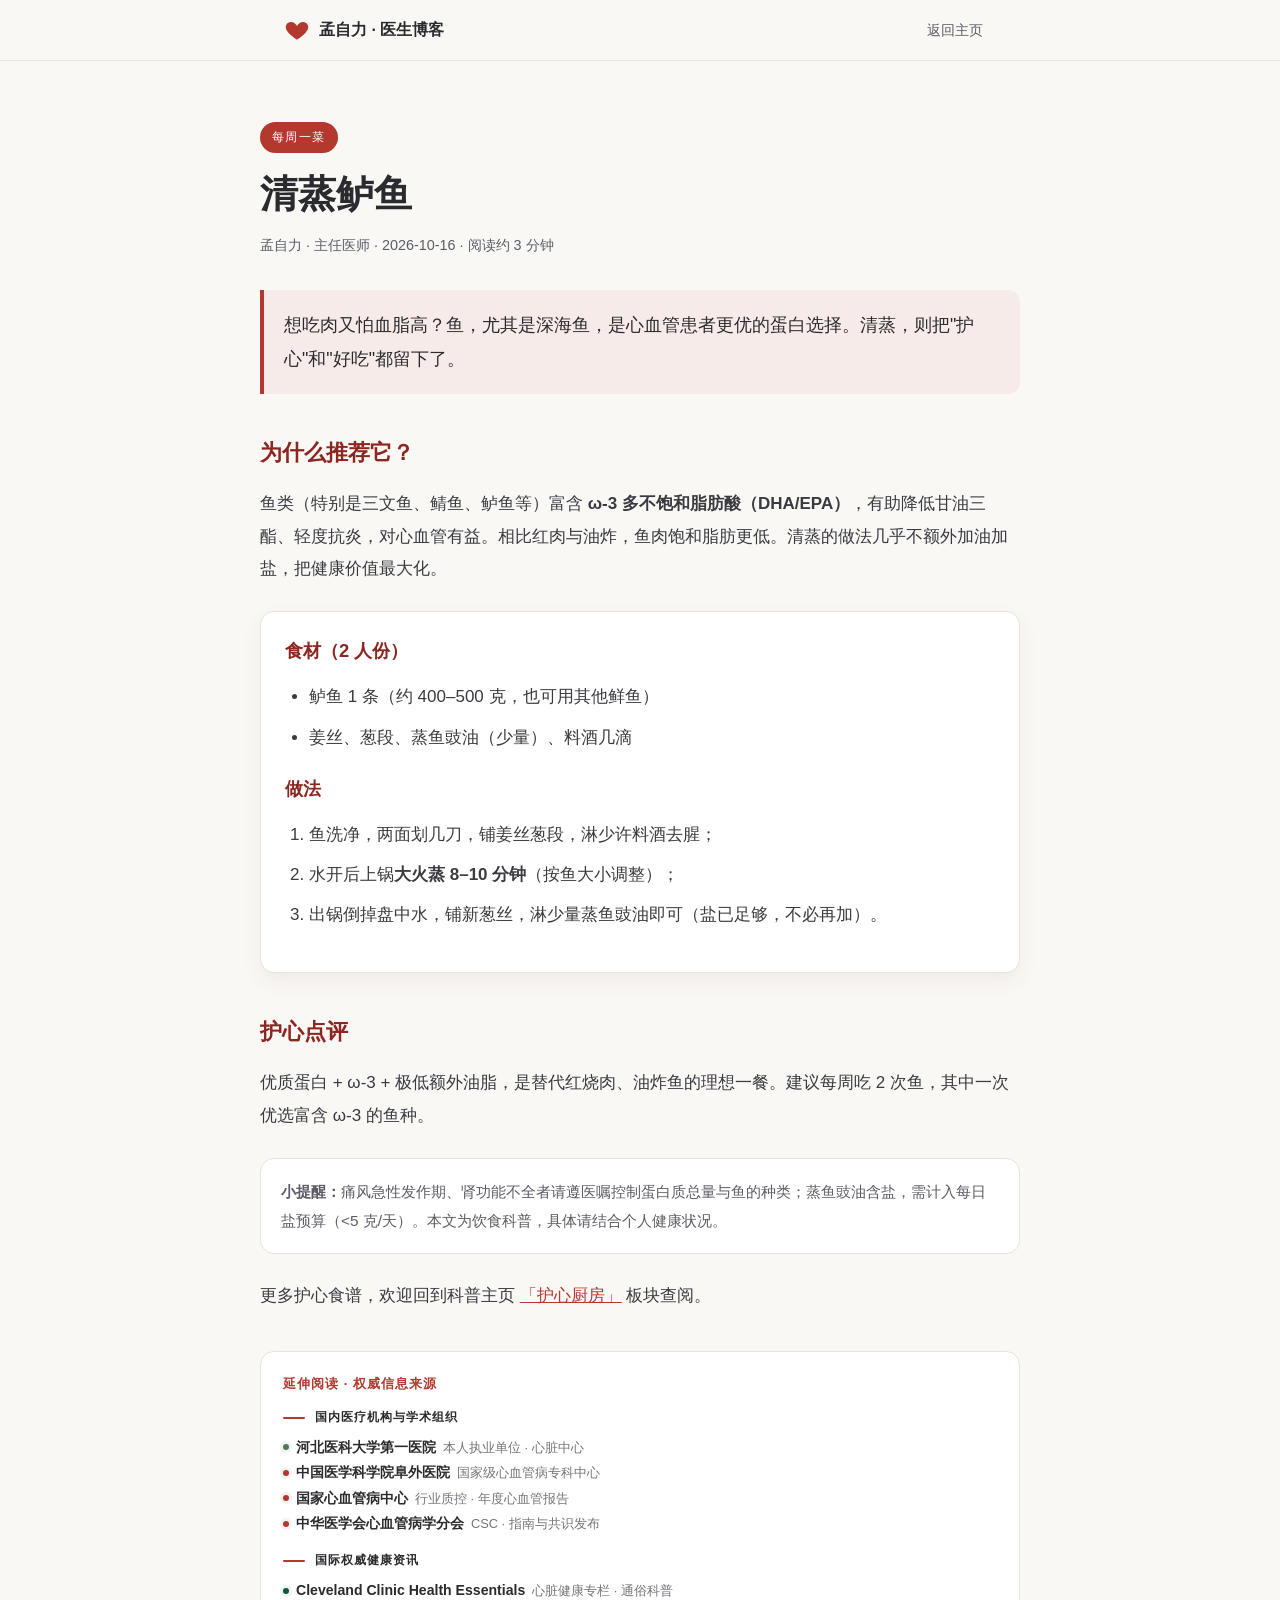
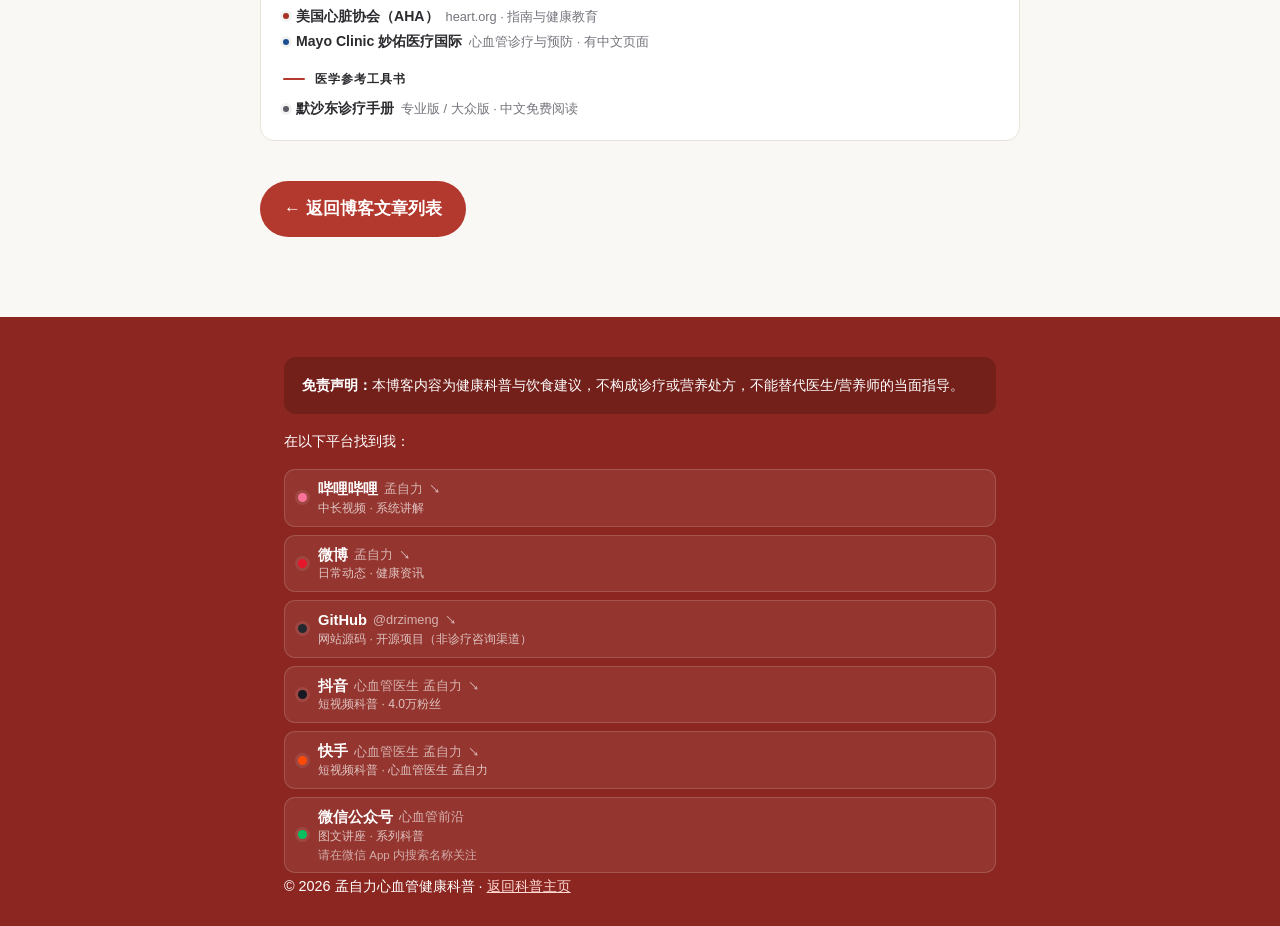
<file: blog/posts/weekly-steamed-bass.html>
<!DOCTYPE html>
<html lang="zh-CN">
<head>
<meta charset="UTF-8">
<meta name="viewport" content="width=device-width, initial-scale=1.0">
<title>每周一菜：清蒸鲈鱼 | 孟自力医生博客 · 护心厨房</title>
<meta name="description" content="鱼类富含 omega-3 脂肪酸，有助降低甘油三酯、抗炎。清蒸做法少油少盐，是护心优质蛋白来源。">
<style>
:root{--crimson:#b3382e;--crimson-deep:#8c2620;--crimson-soft:#f7ebe9;--ink:#2b2b2f;--ink-soft:#5c5c66;--paper:#faf8f5;--card:#fff;--line:#e8e2da;--radius:18px}
*{margin:0;padding:0;box-sizing:border-box}
body{font-family:"PingFang SC","Hiragino Sans GB","Source Han Sans SC","Noto Sans SC","Microsoft YaHei",sans-serif;background:var(--paper);color:var(--ink);line-height:1.9;font-size:17px;-webkit-font-smoothing:antialiased}
a{color:inherit;text-decoration:none}
.wrap{max-width:760px;margin:0 auto;padding:0 24px}
.topbar{position:fixed;top:0;left:0;right:0;z-index:100;background:rgba(250,248,245,.92);backdrop-filter:blur(12px);border-bottom:1px solid var(--line)}
.topbar .wrap{display:flex;align-items:center;justify-content:space-between;height:60px}
.brand{display:flex;align-items:center;gap:9px;font-weight:700;font-size:1rem}
.brand svg{flex:none}
nav a{font-size:.9rem;color:var(--ink-soft);padding:7px 13px;border-radius:999px;transition:all .25s}
nav a:hover{color:var(--crimson);background:var(--crimson-soft)}
.hero{padding:120px 0 30px}
.tag{display:inline-block;font-size:.74rem;letter-spacing:.12em;color:#fff;background:var(--crimson);padding:4px 12px;border-radius:999px;margin-bottom:16px}
h1{font-size:clamp(1.7rem,4vw,2.4rem);line-height:1.3;font-weight:700;margin-bottom:14px}
.meta{color:var(--ink-soft);font-size:.9rem;margin-bottom:30px}
.lead{font-size:1.12rem;color:var(--ink);background:var(--crimson-soft);border-left:4px solid var(--crimson);padding:18px 20px;border-radius:0 12px 12px 0;margin-bottom:34px}
.article h2{font-size:1.4rem;margin:38px 0 14px;color:var(--crimson-deep)}
.article p{margin-bottom:18px;color:#3a3a40}
.article ul,.article ol{margin:0 0 18px 24px;color:#3a3a40}
.article li{margin-bottom:8px}
.recipe{background:#fff;border:1px solid var(--line);border-radius:14px;padding:22px 24px;margin:26px 0;box-shadow:0 8px 22px rgba(60,30,25,.06)}
.recipe h3{font-size:1.15rem;color:var(--crimson-deep);margin-bottom:12px}
.note{background:#fff;border:1px solid var(--line);border-radius:14px;padding:18px 20px;margin:26px 0;color:var(--ink-soft);font-size:.96rem}
.back{display:inline-flex;align-items:center;gap:8px;margin:40px 0 10px;background:var(--crimson);color:#fff;padding:12px 24px;border-radius:999px;font-weight:600}
.back:hover{background:var(--crimson-deep)}
footer{background:var(--crimson-deep);color:#fff;padding:40px 0 26px;margin-top:40px}
footer .wrap{font-size:.9rem}
footer .disc{background:rgba(0,0,0,.18);border-radius:12px;padding:16px 18px;line-height:1.7;margin-bottom:14px}
footer a.ul{color:#ffd9d4;text-decoration:underline}
</style>
</head>
<body>

<header class="topbar">
  <div class="wrap">
    <a href="../index.html" class="brand">
      <svg width="26" height="26" viewBox="0 0 24 24" fill="none"><path d="M12 21s-7.5-4.6-9.8-9.2C.6 8.3 2.6 4.5 6.4 4.5c2.2 0 3.8 1.2 4.6 2.4l1 1.4 1-1.4c.8-1.2 2.4-2.4 4.6-2.4 3.8 0 5.8 3.8 4.2 7.3C19.5 16.4 12 21 12 21z" fill="#b3382e"/></svg>
      孟自力 · 医生博客
    </a>
    <nav><a href="../index.html">返回主页</a></nav>
  </div>
</header>

<article class="hero wrap">
  <span class="tag">每周一菜</span>
  <h1>清蒸鲈鱼</h1>
  <div class="meta">孟自力 · 主任医师 · 2026-10-16 · 阅读约 3 分钟</div>
  <p class="lead">想吃肉又怕血脂高？鱼，尤其是深海鱼，是心血管患者更优的蛋白选择。清蒸，则把"护心"和"好吃"都留下了。</p>

  <div class="article">
    <h2>为什么推荐它？</h2>
    <p>鱼类（特别是三文鱼、鲭鱼、鲈鱼等）富含 <strong>ω-3 多不饱和脂肪酸（DHA/EPA）</strong>，有助降低甘油三酯、轻度抗炎，对心血管有益。相比红肉与油炸，鱼肉饱和脂肪更低。清蒸的做法几乎不额外加油加盐，把健康价值最大化。</p>

    <div class="recipe">
      <h3>食材（2 人份）</h3>
      <ul>
        <li>鲈鱼 1 条（约 400–500 克，也可用其他鲜鱼）</li>
        <li>姜丝、葱段、蒸鱼豉油（少量）、料酒几滴</li>
      </ul>
      <h3>做法</h3>
      <ol>
        <li>鱼洗净，两面划几刀，铺姜丝葱段，淋少许料酒去腥；</li>
        <li>水开后上锅<strong>大火蒸 8–10 分钟</strong>（按鱼大小调整）；</li>
        <li>出锅倒掉盘中水，铺新葱丝，淋少量蒸鱼豉油即可（盐已足够，不必再加）。</li>
      </ol>
    </div>

    <h2>护心点评</h2>
    <p>优质蛋白 + ω-3 + 极低额外油脂，是替代红烧肉、油炸鱼的理想一餐。建议每周吃 2 次鱼，其中一次优选富含 ω-3 的鱼种。</p>

    <div class="note"><strong>小提醒：</strong>痛风急性发作期、肾功能不全者请遵医嘱控制蛋白质总量与鱼的种类；蒸鱼豉油含盐，需计入每日盐预算（<5 克/天）。本文为饮食科普，具体请结合个人健康状况。</div>

    <p>更多护心食谱，欢迎回到科普主页 <a href="../index.html#kitchen" style="color:var(--crimson);text-decoration:underline">「护心厨房」</a> 板块查阅。</p>
  </div>

  <div class="ref-reading" style="margin-top:38px;padding:20px 22px;background:var(--card);border:1px solid var(--line);border-radius:14px">
    <p style="font-size:.8rem;font-weight:700;letter-spacing:.08em;color:var(--crimson);margin-bottom:10px">延伸阅读 · 权威信息来源</p>
    <div data-reference-links="compact"></div>
  </div>
  <a class="back" href="../blog/index.html">← 返回博客文章列表</a>
</article>

<footer>
  <div class="wrap">
    <div class="disc"><strong>免责声明：</strong>本博客内容为健康科普与饮食建议，不构成诊疗或营养处方，不能替代医生/营养师的当面指导。</div>
    <p style="margin:0 0 6px">在以下平台找到我：</p>
    <div data-social-links></div>
    <p>© 2026 孟自力心血管健康科普 · <a class="ul" href="../index.html">返回科普主页</a></p>
  </div>
</footer>

<script src="../../assets/js/social-links.js"></script>
<script src="../../assets/js/reference-links.js"></script>
</body>
</html>
</file>
<file: blog/css/blog.css>
/* ============ 孟自力医生博客 · 文章系统样式 ============ */
:root{
  --crimson:#b3382e;--crimson-deep:#8c2620;--crimson-soft:#f7ebe9;
  --ink:#2b2b2f;--ink-soft:#5c5c66;--paper:#faf8f5;--card:#fff;--line:#e8e2da;--radius:18px;
}
*{margin:0;padding:0;box-sizing:border-box}
html{scroll-behavior:smooth}
body{font-family:"PingFang SC","Hiragino Sans GB","Source Han Sans SC","Noto Sans SC","Microsoft YaHei",sans-serif;background:var(--paper);color:var(--ink);line-height:1.9;font-size:17px;-webkit-font-smoothing:antialiased}
a{color:inherit;text-decoration:none}
img{max-width:100%}
.wrap{max-width:1120px;margin:0 auto;padding:0 24px}

/* ---------- 顶栏（常驻搜索） ---------- */
.topbar{position:sticky;top:0;z-index:100;background:rgba(250,248,245,.94);backdrop-filter:blur(12px);border-bottom:1px solid var(--line)}
.topbar .wrap{display:flex;align-items:center;gap:18px;min-height:62px;flex-wrap:wrap;padding-top:8px;padding-bottom:8px}
.brand{display:flex;align-items:center;gap:9px;font-weight:700;font-size:1.02rem;letter-spacing:.03em;white-space:nowrap}
.brand svg{flex:none}
.brand small{display:block;font-size:.66rem;color:var(--ink-soft);font-weight:500;letter-spacing:.2em}
nav.mainnav{display:flex;gap:2px;flex-wrap:wrap}
nav.mainnav a{font-size:.9rem;padding:6px 12px;border-radius:999px;color:var(--ink-soft);transition:all .25s}
nav.mainnav a:hover{color:var(--crimson);background:var(--crimson-soft)}
nav.mainnav a.active{color:#fff;background:var(--crimson)}
.searchbox{margin-left:auto;display:flex;align-items:center;gap:8px}
.searchbox input{width:220px;max-width:52vw;font-size:.92rem;padding:8px 14px;border:1px solid var(--line);border-radius:999px;background:#fff;color:var(--ink);outline:none;transition:border-color .2s,box-shadow .2s}
.searchbox input:focus{border-color:var(--crimson);box-shadow:0 0 0 3px rgba(179,56,46,.12)}
.searchbox button{font-size:.88rem;padding:8px 16px;border:none;border-radius:999px;background:var(--crimson);color:#fff;cursor:pointer;font-weight:600;transition:background .2s}
.searchbox button:hover{background:var(--crimson-deep)}
@media(max-width:760px){
  .topbar .wrap{gap:10px}
  .searchbox{margin-left:0;width:100%}
  .searchbox input{max-width:none;width:100%}
}

/* ---------- 页面骨架 ---------- */
main#app{min-height:60vh;padding:46px 0 30px}
.page-head{margin-bottom:34px}
.eyebrow{display:inline-flex;align-items:center;gap:8px;font-size:.8rem;letter-spacing:.18em;color:var(--crimson);font-weight:600;margin-bottom:12px}
.eyebrow::before{content:"";width:24px;height:2px;background:var(--crimson)}
h1.page-title{font-size:clamp(1.7rem,3.6vw,2.3rem);line-height:1.3;font-weight:700;margin-bottom:12px}
.page-sub{color:var(--ink-soft);max-width:660px;font-size:1rem}
.list-intro{background:var(--card);border:1px solid var(--line);border-radius:var(--radius);padding:26px 28px;margin-bottom:36px;box-shadow:0 8px 24px rgba(60,30,25,.05)}
.list-intro h1{font-size:clamp(1.6rem,3.4vw,2.2rem);line-height:1.3;font-weight:700;margin-bottom:12px}
.list-intro h1 em{font-style:normal;color:var(--crimson)}
.list-intro p{color:var(--ink-soft);font-size:1rem}
.list-intro .intro-links{margin-top:16px;display:flex;gap:10px;flex-wrap:wrap}
.list-intro .intro-links a{font-size:.9rem;font-weight:600;color:var(--crimson);border:1px solid var(--crimson);border-radius:999px;padding:7px 16px;transition:all .2s}
.list-intro .intro-links a:hover{background:var(--crimson);color:#fff}

/* ---------- 文章卡片列表 ---------- */
.posts{display:grid;grid-template-columns:repeat(3,1fr);gap:22px}
@media(max-width:960px){.posts{grid-template-columns:repeat(2,1fr)}}
@media(max-width:640px){.posts{grid-template-columns:1fr}}
.pc{display:flex;flex-direction:column;gap:11px;padding:26px 24px;background:var(--card);border:1px solid var(--line);border-radius:var(--radius);box-shadow:0 8px 24px rgba(60,30,25,.05);transition:transform .25s,box-shadow .25s}
.pc:hover{transform:translateY(-4px);box-shadow:0 16px 36px rgba(60,30,25,.12)}
.pc h3{font-size:1.16rem;line-height:1.45}
.pc h3 a:hover{color:var(--crimson)}
.pc .pc-sum{color:var(--ink-soft);font-size:.94rem;flex:1}
.pc .pc-meta{font-size:.82rem;color:var(--ink-soft);letter-spacing:.02em}
.pc-more{color:var(--crimson);font-weight:600;font-size:.9rem}
.pc-tags{display:flex;flex-wrap:wrap;gap:6px}
.chip{display:inline-block;font-size:.74rem;letter-spacing:.06em;color:var(--crimson-deep);background:var(--crimson-soft);border:1px solid #eed7d3;padding:3px 11px;border-radius:999px;transition:all .2s}
a.chip:hover{background:var(--crimson);color:#fff;border-color:var(--crimson)}
.pc-tag{align-self:flex-start;font-size:.72rem;letter-spacing:.12em;color:#fff;background:var(--crimson);padding:3px 11px;border-radius:999px}

/* ---------- 分页 ---------- */
.pager{display:flex;justify-content:center;align-items:center;gap:8px;margin-top:44px;flex-wrap:wrap}
.pager a,.pager span.cur{min-width:38px;height:38px;display:inline-flex;align-items:center;justify-content:center;padding:0 12px;border-radius:10px;border:1px solid var(--line);background:var(--card);font-size:.92rem;color:var(--ink-soft)}
.pager a:hover{border-color:var(--crimson);color:var(--crimson)}
.pager span.cur{background:var(--crimson);border-color:var(--crimson);color:#fff;font-weight:600}
.pager .nav-btn{font-weight:600}

/* ---------- 文章详情 ---------- */
.detail{max-width:820px;margin:0 auto}
.detail .dtags{margin-bottom:16px}
.detail h1.dtitle{font-size:clamp(1.7rem,4vw,2.35rem);line-height:1.32;font-weight:700;margin-bottom:14px}
.detail .meta{color:var(--ink-soft);font-size:.9rem;margin-bottom:28px;padding-bottom:22px;border-bottom:1px solid var(--line)}
.lead{font-size:1.1rem;color:var(--ink);background:var(--crimson-soft);border-left:4px solid var(--crimson);padding:18px 22px;border-radius:0 12px 12px 0;margin-bottom:36px;line-height:1.85}
.content{font-size:17px}
.content h2{font-size:1.42rem;margin:46px 0 14px;color:var(--crimson-deep);line-height:1.4;padding-bottom:8px;border-bottom:1px solid var(--line)}
.content h3{font-size:1.14rem;margin:30px 0 10px;color:var(--ink);line-height:1.5}
.content h4{font-size:1.02rem;margin:22px 0 8px;color:var(--ink)}
.content p{margin-bottom:18px;color:#3a3a40}
.content strong{color:var(--ink);font-weight:600}
.content ul,.content ol{margin:0 0 18px 26px;color:#3a3a40}
.content li{margin-bottom:8px}
.content li>ul,.content li>ol{margin-top:8px;margin-bottom:4px}
.content a{color:var(--crimson);text-decoration:underline;text-underline-offset:3px}
.content blockquote{border-left:4px solid var(--crimson);background:var(--crimson-soft);padding:14px 20px;border-radius:0 12px 12px 0;margin:24px 0;color:var(--ink-soft)}
.content blockquote p{margin:0;color:inherit}
.table-wrap{overflow-x:auto;margin:24px 0;border-radius:12px;border:1px solid var(--line)}
.content table{width:100%;border-collapse:collapse;font-size:.94rem;background:var(--card);margin:0}
.content th{background:var(--crimson-soft);color:var(--crimson-deep);font-weight:600;text-align:left;white-space:nowrap}
.content th,.content td{border-bottom:1px solid var(--line);border-right:1px solid var(--line);padding:10px 14px;line-height:1.7}
.content th:last-child,.content td:last-child{border-right:none}
.content tr:last-child td{border-bottom:none}
.content tbody tr:nth-child(even) td{background:#faf6f1}
.content pre{background:#33302e;color:#f2ede6;padding:20px 22px;border-radius:12px;overflow-x:auto;margin:24px 0;font-size:.9rem;line-height:1.75}
.content pre code{font-family:ui-monospace,SFMono-Regular,Menlo,Consolas,"Liberation Mono",monospace;background:none;padding:0;font-size:inherit;color:inherit}
.content :not(pre)>code{font-family:ui-monospace,SFMono-Regular,Menlo,Consolas,monospace;background:var(--crimson-soft);color:var(--crimson-deep);padding:2px 7px;border-radius:6px;font-size:.9em}
.content img{display:block;max-width:100%;height:auto;border:1px solid var(--line);border-radius:12px;margin:26px auto;background:#fff}
.content video{display:block;max-width:min(100%,340px);height:auto;border:1px solid var(--line);border-radius:12px;margin:26px auto;background:#000}
.content em{color:var(--ink-soft)}
.content hr{border:none;border-top:1px solid var(--line);margin:36px 0}
.post-foot{margin-top:44px;padding-top:26px;border-top:1px solid var(--line)}
.post-foot .pf-tags{display:flex;align-items:center;flex-wrap:wrap;gap:8px;margin-bottom:34px;font-size:.95rem}
.post-foot .pf-tags .pf-label{color:var(--ink-soft);font-weight:600}
.related h3.rel-title{font-size:1.25rem;font-weight:700;margin-bottom:18px;color:var(--ink)}
.related .posts{grid-template-columns:repeat(3,1fr);gap:18px}
@media(max-width:960px){.related .posts{grid-template-columns:repeat(2,1fr)}}
@media(max-width:640px){.related .posts{grid-template-columns:1fr}}
.back-row{margin-top:44px}
.back{display:inline-flex;align-items:center;gap:8px;background:var(--crimson);color:#fff;padding:12px 24px;border-radius:999px;font-weight:600;font-size:.95rem;transition:background .2s}
.back:hover{background:var(--crimson-deep)}

/* ---------- 标签系统 ---------- */
.tag-cloud{display:flex;flex-wrap:wrap;gap:12px;margin:26px 0 44px}
.tag-cloud .chip{font-size:.88rem;padding:7px 16px}
.tag-cloud .chip b{font-weight:600;margin-left:6px;opacity:.75}
.filter-bar{background:var(--card);border:1px solid var(--line);border-radius:var(--radius);padding:26px 28px;margin-bottom:40px;box-shadow:0 8px 24px rgba(60,30,25,.05)}
.filter-bar h3{font-size:1.1rem;font-weight:700;margin-bottom:6px}
.filter-bar .fhint{font-size:.9rem;color:var(--ink-soft);margin-bottom:18px}
.filter-grid{display:grid;grid-template-columns:repeat(auto-fill,minmax(150px,1fr));gap:10px 18px;margin-bottom:20px}
.filter-item{display:flex;align-items:center;gap:9px;font-size:.95rem;cursor:pointer;padding:6px 10px;border-radius:10px;transition:background .2s}
.filter-item:hover{background:var(--crimson-soft)}
.filter-item input{accent-color:var(--crimson);width:16px;height:16px;cursor:pointer}
.filter-item .cnt{color:var(--ink-soft);font-size:.82rem}
.filter-actions{display:flex;gap:12px;flex-wrap:wrap}
.btn-apply{background:var(--crimson);color:#fff;border:none;padding:10px 22px;border-radius:999px;font-weight:600;font-size:.92rem;cursor:pointer;transition:background .2s}
.btn-apply:hover{background:var(--crimson-deep)}
.btn-clear{background:transparent;color:var(--ink-soft);border:1px solid var(--line);padding:10px 22px;border-radius:999px;font-size:.92rem;cursor:pointer;transition:all .2s}
.btn-clear:hover{border-color:var(--crimson);color:var(--crimson)}
.filter-state{font-size:.95rem;color:var(--ink-soft);margin-bottom:22px}
.filter-state b{color:var(--crimson-deep)}

/* ---------- 搜索 ---------- */
.search-info{color:var(--ink-soft);font-size:.98rem;margin-bottom:26px}
.search-info b{color:var(--crimson-deep)}
mark{background:#ffe6a6;color:inherit;padding:0 2px;border-radius:3px}
.snippet{color:var(--ink-soft);font-size:.9rem;background:#faf6f1;border:1px dashed var(--line);border-radius:10px;padding:10px 14px;line-height:1.75}
.empty{padding:60px 0;text-align:center;color:var(--ink-soft)}
.empty .em-ico{font-size:2.2rem;margin-bottom:12px}

/* ---------- 关于页 ---------- */
.about-card{background:var(--card);border:1px solid var(--line);border-radius:var(--radius);padding:44px 48px;box-shadow:0 10px 30px rgba(60,30,25,.06);max-width:860px;margin:0 auto}
@media(max-width:640px){.about-card{padding:30px 24px}}
.about-card .ab-head{display:flex;align-items:center;gap:20px;margin-bottom:28px;padding-bottom:24px;border-bottom:1px solid var(--line)}
.avatar{flex:none;width:76px;height:76px;border-radius:50%;background:var(--crimson-soft);border:2px solid var(--crimson);display:flex;align-items:center;justify-content:center;font-size:1.9rem;font-weight:700;color:var(--crimson-deep)}
.ab-head .ab-name{font-size:1.5rem;font-weight:700}
.ab-head .ab-title{color:var(--ink-soft);font-size:.95rem;margin-top:4px}
.about-card .content{max-width:none}
.kv-list{display:grid;grid-template-columns:110px 1fr;gap:10px 18px;margin:18px 0 26px;font-size:.98rem}
.kv-list dt{color:var(--ink-soft);font-weight:600}
.kv-list dd{color:#3a3a40}
@media(max-width:560px){.kv-list{grid-template-columns:1fr}.kv-list dd{margin-bottom:8px}}

/* ---------- 页脚 ---------- */
footer{background:var(--crimson-deep);color:#fff;padding:46px 0 30px;margin-top:40px}
footer .wrap{display:grid;grid-template-columns:1.5fr 1fr;gap:34px}
@media(max-width:760px){footer .wrap{grid-template-columns:1fr}}
footer h4{font-size:1.05rem;margin-bottom:12px}
footer p{color:rgba(255,255,255,.86);font-size:.92rem}
footer .disc{background:rgba(0,0,0,.18);border-radius:12px;padding:16px 18px;font-size:.84rem;line-height:1.75;margin-top:16px}
footer .fnav a{display:inline-block;margin-right:18px;color:#ffd9d4;text-decoration:underline;font-size:.92rem}
footer .copy{margin-top:24px;font-size:.8rem;color:rgba(255,255,255,.7)}
</file>
